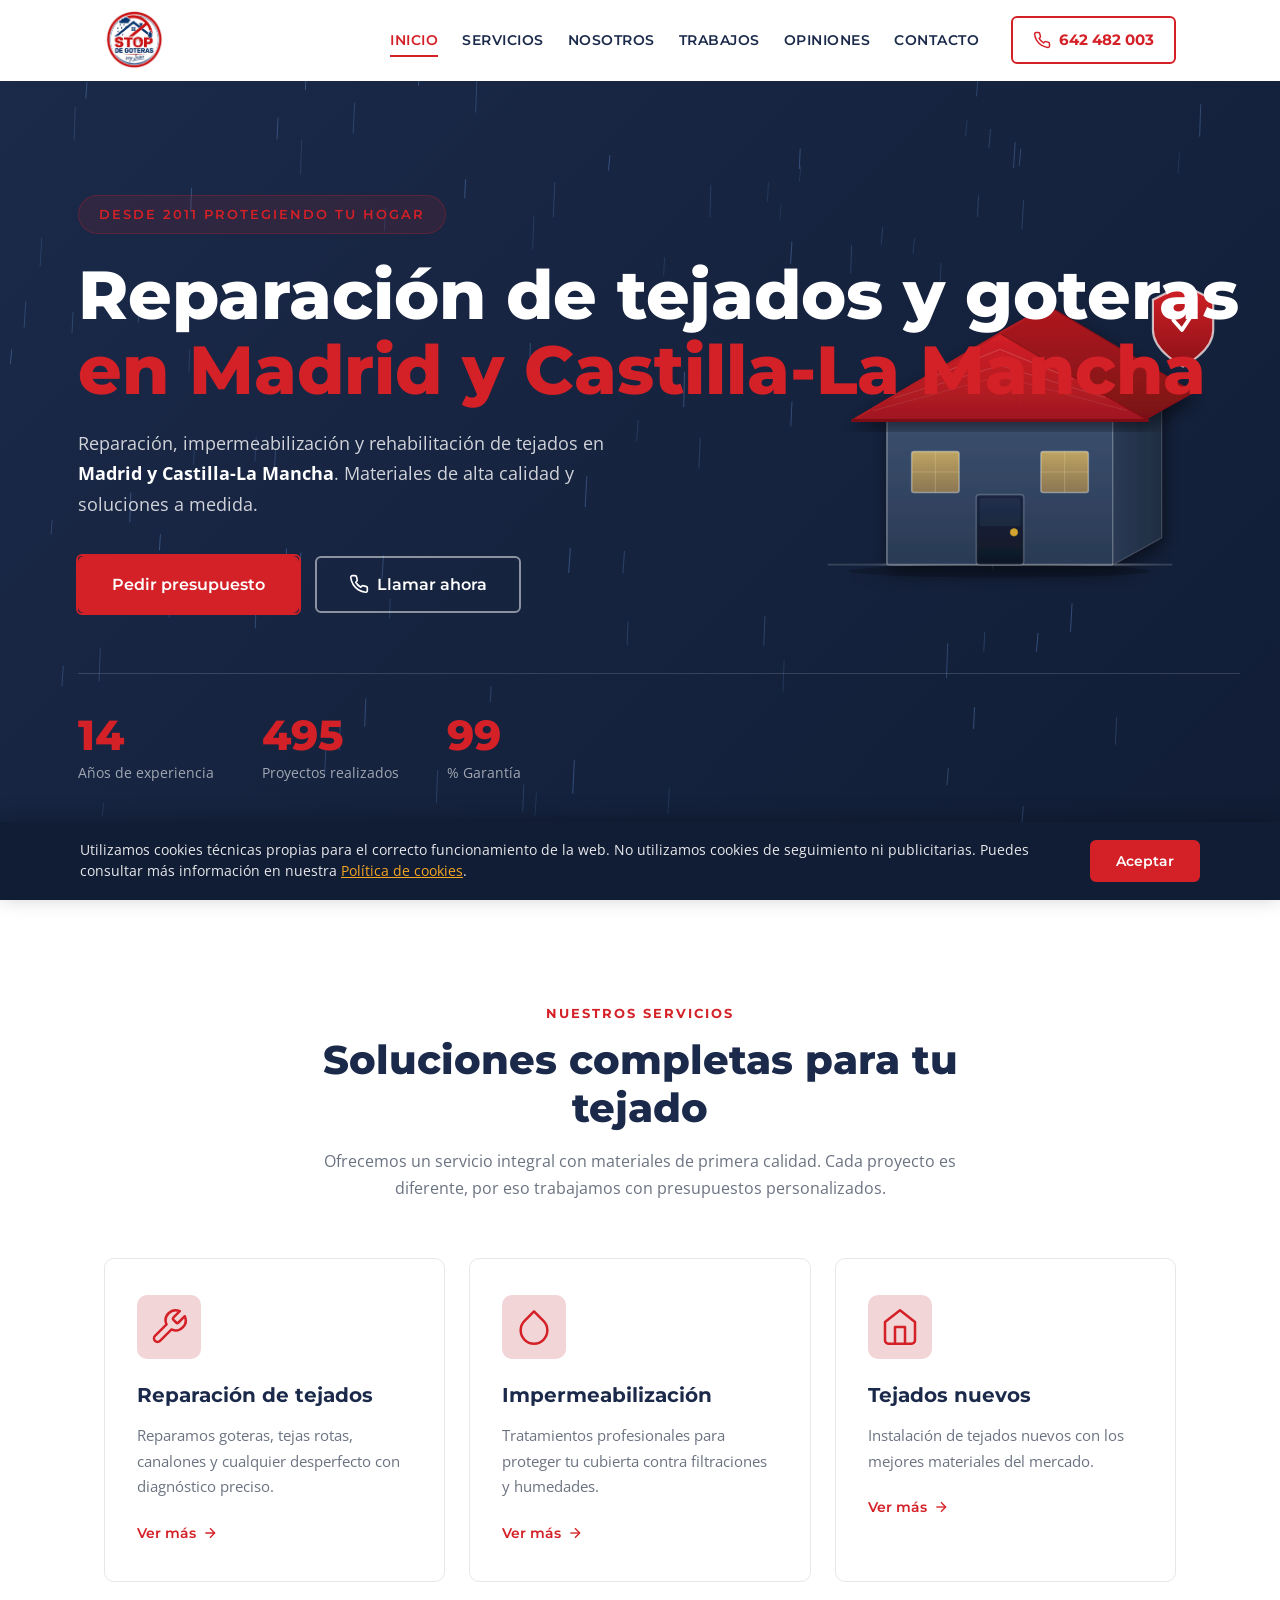
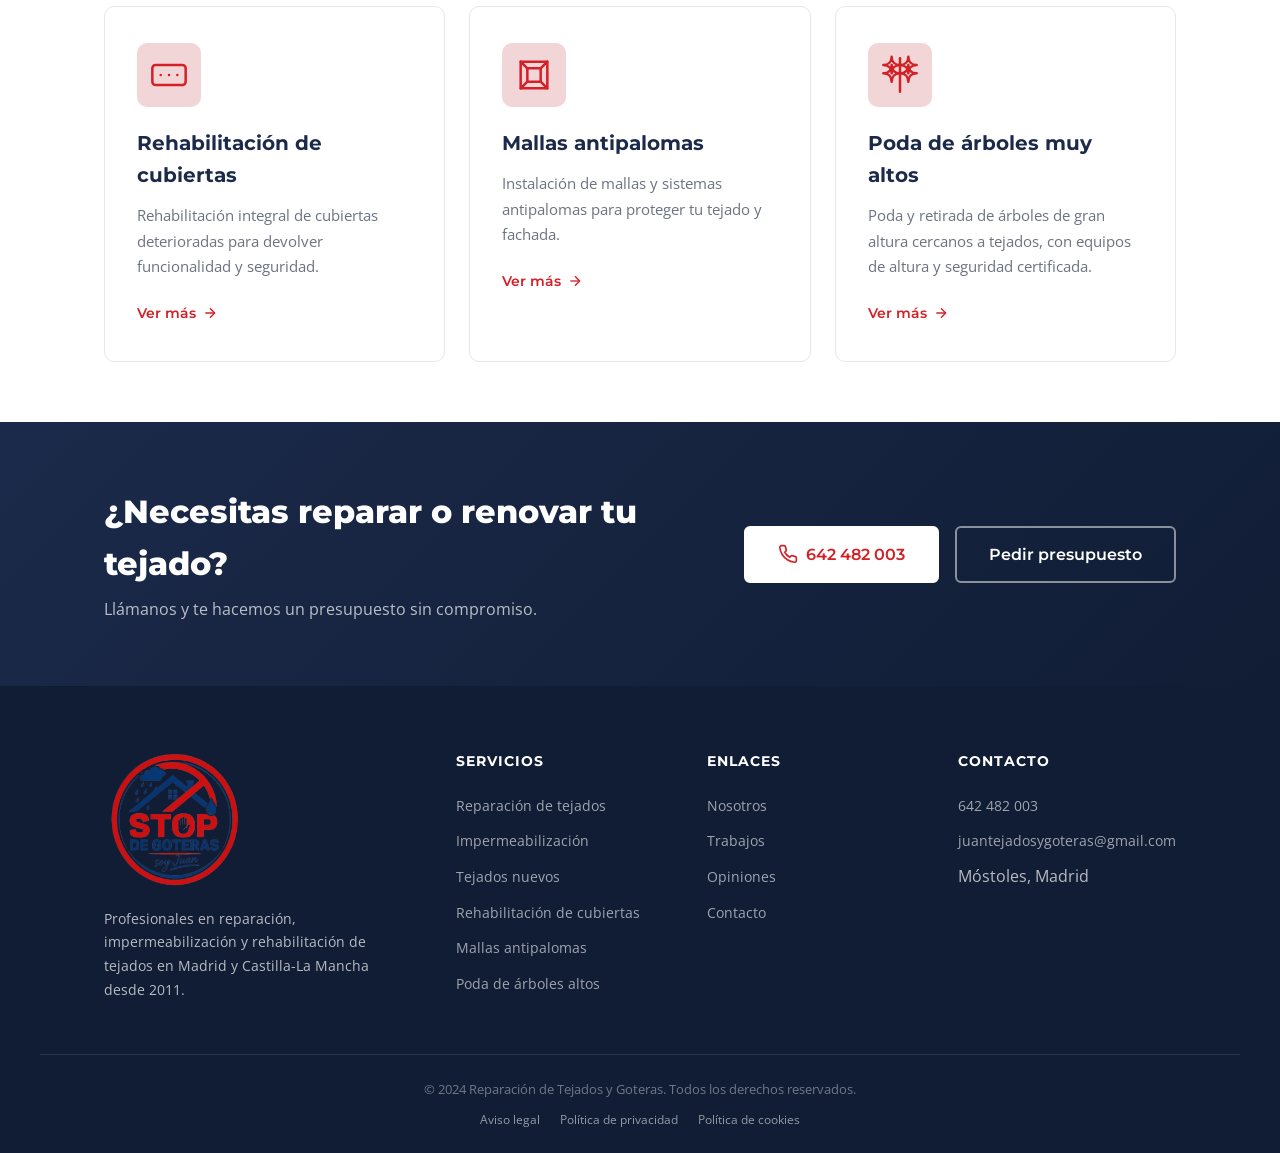
<file: index.html>
<!DOCTYPE html>
<html lang="es">
<head>
  <meta charset="UTF-8">
  <meta name="viewport" content="width=device-width, initial-scale=1.0">
  <title>Reparación de Tejados y Goteras en Madrid y Castilla-La Mancha | Juan</title>
  <meta name="description" content="Reparación de tejados y goteras en Madrid y Castilla-La Mancha. 15 años de experiencia en reparación de tejados, impermeabilización y rehabilitación de cubiertas. Presupuesto sin compromiso.">
  <link rel="canonical" href="https://tejadosjuan.com/">
  <meta property="og:type" content="website">
  <meta property="og:site_name" content="Reparación de Tejados y Goteras">
  <meta property="og:locale" content="es_ES">
  <meta property="og:url" content="https://tejadosjuan.com/">
  <meta property="og:title" content="Reparación de Tejados y Goteras en Madrid y Castilla-La Mancha | Juan">
  <meta property="og:description" content="15 años de experiencia en reparación, impermeabilización y rehabilitación de tejados en Madrid y Castilla-La Mancha. Presupuesto sin compromiso.">
  <meta property="og:image" content="https://tejadosjuan.com/assets/img/logo.png">
  <meta name="twitter:card" content="summary_large_image">
  <link rel="icon" type="image/x-icon" href="/favicon.ico">
  <link rel="icon" type="image/png" sizes="32x32" href="/favicon-32.png">
  <link rel="apple-touch-icon" href="assets/img/favicon.png">
  <link rel="preconnect" href="https://fonts.googleapis.com">
  <link rel="preconnect" href="https://fonts.gstatic.com" crossorigin>
  <link href="https://fonts.googleapis.com/css2?family=Montserrat:wght@400;500;600;700;800&family=Open+Sans:wght@400;500;600&display=swap" rel="stylesheet">
  <link rel="stylesheet" href="assets/css/styles.css">
</head>
<body>

  <!-- HEADER -->
  <header class="header" id="header">
    <div class="container header__inner">
      <a href="/" class="header__logo">
        <img src="assets/img/logo.png" alt="Reparación de Tejados y Goteras" class="header__logo-img">
      </a>
      <nav class="header__nav" id="nav" aria-label="Navegación principal">
        <ul class="header__menu">
          <li><a href="/" class="header__link active">Inicio</a></li>
          <li><a href="servicios" class="header__link">Servicios</a></li>
          <li><a href="nosotros" class="header__link">Nosotros</a></li>
          <li><a href="trabajos" class="header__link">Trabajos</a></li>
          <li><a href="opiniones" class="header__link">Opiniones</a></li>
          <li><a href="contacto" class="header__link">Contacto</a></li>
        </ul>
      </nav>
      <a href="tel:642482003" class="header__cta">
        <svg width="18" height="18" viewBox="0 0 24 24" fill="none" stroke="currentColor" stroke-width="2" stroke-linecap="round" stroke-linejoin="round"><path d="M22 16.92v3a2 2 0 0 1-2.18 2 19.79 19.79 0 0 1-8.63-3.07 19.5 19.5 0 0 1-6-6 19.79 19.79 0 0 1-3.07-8.67A2 2 0 0 1 4.11 2h3a2 2 0 0 1 2 1.72c.127.96.361 1.903.7 2.81a2 2 0 0 1-.45 2.11L8.09 9.91a16 16 0 0 0 6 6l1.27-1.27a2 2 0 0 1 2.11-.45c.907.339 1.85.573 2.81.7A2 2 0 0 1 22 16.92z"/></svg>
        642 482 003
      </a>
      <button class="header__burger" id="burger" aria-label="Abrir menú" aria-expanded="false">
        <span></span><span></span><span></span>
      </button>
    </div>
  </header>

  <!-- HERO -->
  <section class="hero" id="inicio">
    <canvas class="hero__rain" id="rainCanvas" aria-hidden="true"></canvas>
    <!-- ESCENA PREMIUM: Casa con lluvia → tejado → protección -->
    <div class="hero__scene" id="heroScene" aria-hidden="true">
      <svg class="hero__scene-svg" viewBox="0 0 520 440" preserveAspectRatio="xMidYMid meet">
        <defs>
          <linearGradient id="wallGrad" x1="0" y1="0" x2="0" y2="1">
            <stop offset="0%" stop-color="#3B4F6E"/>
            <stop offset="100%" stop-color="#2A3A54"/>
          </linearGradient>
          <linearGradient id="wallSideGrad" x1="0" y1="0" x2="1" y2="0">
            <stop offset="0%" stop-color="#2A3A54"/>
            <stop offset="100%" stop-color="#1F2D42"/>
          </linearGradient>
          <linearGradient id="roofGrad" x1="0" y1="0" x2="0" y2="1">
            <stop offset="0%" stop-color="#D42027"/>
            <stop offset="100%" stop-color="#A01820"/>
          </linearGradient>
          <linearGradient id="roofSideGrad" x1="0" y1="0" x2="0" y2="1">
            <stop offset="0%" stop-color="#B01A20"/>
            <stop offset="100%" stop-color="#7A1115"/>
          </linearGradient>
          <linearGradient id="windowGlow" x1="0" y1="0" x2="0" y2="1">
            <stop offset="0%" stop-color="rgba(140,200,255,0.25)"/>
            <stop offset="100%" stop-color="rgba(80,140,200,0.1)"/>
          </linearGradient>
          <linearGradient id="windowWarm" x1="0" y1="0" x2="0" y2="1">
            <stop offset="0%" stop-color="rgba(255,210,100,0.6)"/>
            <stop offset="100%" stop-color="rgba(255,180,60,0.3)"/>
          </linearGradient>
          <linearGradient id="shieldGrad" x1="0" y1="0" x2="0" y2="1">
            <stop offset="0%" stop-color="#D42027"/>
            <stop offset="100%" stop-color="#8B1117"/>
          </linearGradient>
          <linearGradient id="doorGrad" x1="0" y1="0" x2="0" y2="1">
            <stop offset="0%" stop-color="#1A2540"/>
            <stop offset="100%" stop-color="#0F1825"/>
          </linearGradient>
          <filter id="glow"><feGaussianBlur stdDeviation="4" result="b"/><feMerge><feMergeNode in="b"/><feMergeNode in="SourceGraphic"/></feMerge></filter>
          <filter id="bigGlow"><feGaussianBlur stdDeviation="10" result="b"/><feMerge><feMergeNode in="b"/><feMergeNode in="SourceGraphic"/></feMerge></filter>
          <filter id="softShadow"><feDropShadow dx="2" dy="6" stdDeviation="8" flood-color="rgba(0,0,0,0.5)"/></filter>
          <clipPath id="houseClip"><rect x="155" y="180" width="210" height="150"/></clipPath>
        </defs>

        <!-- ====== CASA (suelo + paredes + alerta) ====== -->
        <g class="scene__house" filter="url(#softShadow)">
          <!-- Suelo -->
          <line x1="100" y1="330" x2="420" y2="330" stroke="rgba(255,255,255,0.15)" stroke-width="1.5"/>
          <ellipse cx="260" cy="336" rx="140" ry="6" fill="rgba(0,0,0,0.2)"/>
          <!-- Pared frontal -->
          <rect x="155" y="195" width="210" height="135" rx="2" fill="url(#wallGrad)" stroke="rgba(255,255,255,0.3)" stroke-width="1.5"/>
          <!-- Pared lateral (profundidad) -->
          <polygon points="365,195 410,170 410,305 365,330" fill="url(#wallSideGrad)" stroke="rgba(255,255,255,0.15)" stroke-width="1"/>
          <!-- Ventana izquierda -->
          <rect class="scene__window" x="178" y="225" width="44" height="38" rx="2" fill="url(#windowGlow)" stroke="rgba(200,220,240,0.5)" stroke-width="1.5"/>
          <line x1="200" y1="225" x2="200" y2="263" stroke="rgba(200,220,240,0.3)" stroke-width="1"/>
          <line x1="178" y1="244" x2="222" y2="244" stroke="rgba(200,220,240,0.3)" stroke-width="1"/>
          <!-- Ventana derecha -->
          <rect class="scene__window" x="298" y="225" width="44" height="38" rx="2" fill="url(#windowGlow)" stroke="rgba(200,220,240,0.5)" stroke-width="1.5"/>
          <line x1="320" y1="225" x2="320" y2="263" stroke="rgba(200,220,240,0.3)" stroke-width="1"/>
          <line x1="298" y1="244" x2="342" y2="244" stroke="rgba(200,220,240,0.3)" stroke-width="1"/>
          <!-- Puerta -->
          <rect x="238" y="265" width="44" height="65" rx="3" fill="url(#doorGrad)" stroke="rgba(200,220,240,0.25)" stroke-width="1.5"/>
          <rect x="241" y="268" width="38" height="26" rx="2" fill="rgba(140,200,255,0.06)"/>
          <circle cx="273" cy="300" r="3.5" fill="#D4A530" stroke="#B8901F" stroke-width="0.5"/>
          <!-- Icono alerta -->
          <g class="scene__alert" filter="url(#glow)">
            <circle cx="260" cy="170" r="18" fill="rgba(212,32,39,0.7)" stroke="#D42027" stroke-width="2"/>
            <line x1="260" y1="160" x2="260" y2="173" stroke="#fff" stroke-width="3" stroke-linecap="round"/>
            <circle cx="260" cy="179" r="2" fill="#fff"/>
          </g>
        </g>

        <!-- ====== TEJADO (fase 2: baja desde 4s) ====== -->
        <g class="scene__roof" filter="url(#softShadow)">
          <!-- Tejado principal -->
          <polygon points="260,115 125,195 395,195" fill="url(#roofGrad)" stroke="#B01A20" stroke-width="2" stroke-linejoin="round"/>
          <!-- Lado derecho tejado (profundidad) -->
          <polygon points="395,195 440,170 305,90 260,115" fill="url(#roofSideGrad)" stroke="#8B1117" stroke-width="1"/>
          <!-- Tejas decorativas fila 1 -->
          <line x1="192" y1="158" x2="260" y2="130" stroke="rgba(255,255,255,0.2)" stroke-width="0.8"/>
          <line x1="260" y1="130" x2="328" y2="158" stroke="rgba(255,255,255,0.2)" stroke-width="0.8"/>
          <!-- Tejas fila 2 -->
          <line x1="162" y1="175" x2="260" y2="145" stroke="rgba(255,255,255,0.15)" stroke-width="0.8"/>
          <line x1="260" y1="145" x2="358" y2="175" stroke="rgba(255,255,255,0.15)" stroke-width="0.8"/>
          <!-- Tejas fila 3 -->
          <line x1="142" y1="187" x2="260" y2="155" stroke="rgba(255,255,255,0.1)" stroke-width="0.8"/>
          <line x1="260" y1="155" x2="378" y2="187" stroke="rgba(255,255,255,0.1)" stroke-width="0.8"/>
          <!-- Borde inferior -->
          <line x1="122" y1="196" x2="398" y2="196" stroke="#7A1115" stroke-width="3"/>
          <!-- Cumbrera -->
          <line x1="260" y1="115" x2="305" y2="90" stroke="#B01A20" stroke-width="2.5"/>
        </g>

        <!-- ====== SALPICADURAS EN TEJADO (fase 3) ====== -->
        <g class="scene__splashes">
          <circle class="roof-splash" cx="195" cy="160" r="2" fill="rgba(140,200,255,0.7)"/>
          <circle class="roof-splash" cx="230" cy="145" r="2" fill="rgba(140,200,255,0.6)"/>
          <circle class="roof-splash" cx="260" cy="132" r="2" fill="rgba(140,200,255,0.7)"/>
          <circle class="roof-splash" cx="295" cy="140" r="2" fill="rgba(140,200,255,0.6)"/>
          <circle class="roof-splash" cx="340" cy="158" r="2" fill="rgba(140,200,255,0.7)"/>
          <circle class="roof-splash" cx="360" cy="170" r="2" fill="rgba(140,200,255,0.5)"/>
        </g>

        <!-- ====== ESCUDO + CHECK (fase 3, arriba derecha) ====== -->
        <g class="scene__shield">
          <path d="M430,70 L458,84 L458,112 C458,132 430,146 430,146 C430,146 402,132 402,112 L402,84 Z"
                fill="url(#shieldGrad)" stroke="rgba(255,255,255,0.7)" stroke-width="2"/>
          <polyline points="421,103 429,112 441,94" fill="none" stroke="#fff" stroke-width="3.5" stroke-linecap="round" stroke-linejoin="round"/>
        </g>

        <!-- Ventanas brillan dorado cuando casa protegida (fase 3) -->
        <rect class="scene__window-glow" x="178" y="225" width="44" height="38" rx="2" fill="url(#windowWarm)"/>
        <rect class="scene__window-glow" x="298" y="225" width="44" height="38" rx="2" fill="url(#windowWarm)"/>

      </svg>
    </div>
    <div class="container hero__content">
      <span class="hero__badge">Desde 2011 protegiendo tu hogar</span>
      <h1 class="hero__title">
        <span class="hero__title-line hero__title-line--1">Reparación de tejados y goteras</span>
        <span class="hero__title-line hero__title-line--2">en Madrid y Castilla-La Mancha</span>
      </h1>
      <p class="hero__subtitle">Reparación, impermeabilización y rehabilitación de tejados en <strong>Madrid y Castilla-La Mancha</strong>. Materiales de alta calidad y soluciones a medida.</p>
      <div class="hero__actions">
        <a href="contacto" class="btn btn--primary btn--lg hero__cta-pulse">Pedir presupuesto</a>
        <a href="tel:642482003" class="btn btn--outline btn--lg">
          <svg width="20" height="20" viewBox="0 0 24 24" fill="none" stroke="currentColor" stroke-width="2" stroke-linecap="round" stroke-linejoin="round"><path d="M22 16.92v3a2 2 0 0 1-2.18 2 19.79 19.79 0 0 1-8.63-3.07 19.5 19.5 0 0 1-6-6 19.79 19.79 0 0 1-3.07-8.67A2 2 0 0 1 4.11 2h3a2 2 0 0 1 2 1.72c.127.96.361 1.903.7 2.81a2 2 0 0 1-.45 2.11L8.09 9.91a16 16 0 0 0 6 6l1.27-1.27a2 2 0 0 1 2.11-.45c.907.339 1.85.573 2.81.7A2 2 0 0 1 22 16.92z"/></svg>
          Llamar ahora
        </a>
      </div>
      <div class="hero__stats">
        <div class="hero__stat">
          <span class="hero__stat-number" data-count="15">0</span>
          <span class="hero__stat-label">Años de experiencia</span>
        </div>
        <div class="hero__stat">
          <span class="hero__stat-number" data-count="500">0</span>
          <span class="hero__stat-label">Proyectos realizados</span>
        </div>
        <div class="hero__stat">
          <span class="hero__stat-number" data-count="100">0</span>
          <span class="hero__stat-label">% Garantía</span>
        </div>
      </div>
    </div>
    <div class="hero__wave" aria-hidden="true">
      <svg viewBox="0 0 1440 120" preserveAspectRatio="none">
        <path d="M0,80 C360,120 720,40 1080,80 C1260,100 1380,60 1440,80 L1440,120 L0,120 Z" fill="#ffffff"/>
      </svg>
    </div>
  </section>

  <!-- RESUMEN SERVICIOS -->
  <section class="services" style="padding-bottom:60px;">
    <div class="container">
      <div class="section-header">
        <span class="section-header__tag">Nuestros servicios</span>
        <h2 class="section-header__title">Soluciones completas para tu tejado</h2>
        <p class="section-header__desc">Ofrecemos un servicio integral con materiales de primera calidad. Cada proyecto es diferente, por eso trabajamos con presupuestos personalizados.</p>
      </div>
      <div class="services__grid">
        <article class="service-card">
          <div class="service-card__icon">
            <svg width="40" height="40" viewBox="0 0 24 24" fill="none" stroke="currentColor" stroke-width="1.5" stroke-linecap="round" stroke-linejoin="round"><path d="M14.7 6.3a1 1 0 0 0 0 1.4l1.6 1.6a1 1 0 0 0 1.4 0l3.77-3.77a6 6 0 0 1-7.94 7.94l-6.91 6.91a2.12 2.12 0 0 1-3-3l6.91-6.91a6 6 0 0 1 7.94-7.94l-3.76 3.76z"/></svg>
          </div>
          <h3 class="service-card__title">Reparación de tejados</h3>
          <p class="service-card__desc">Reparamos goteras, tejas rotas, canalones y cualquier desperfecto con diagnóstico preciso.</p>
          <a href="servicios" class="service-card__link">Ver más <svg width="16" height="16" viewBox="0 0 24 24" fill="none" stroke="currentColor" stroke-width="2"><path d="M5 12h14"/><path d="m12 5 7 7-7 7"/></svg></a>
        </article>
        <article class="service-card">
          <div class="service-card__icon">
            <svg width="40" height="40" viewBox="0 0 24 24" fill="none" stroke="currentColor" stroke-width="1.5" stroke-linecap="round" stroke-linejoin="round"><path d="M12 2.69l5.66 5.66a8 8 0 1 1-11.31 0z"/></svg>
          </div>
          <h3 class="service-card__title">Impermeabilización</h3>
          <p class="service-card__desc">Tratamientos profesionales para proteger tu cubierta contra filtraciones y humedades.</p>
          <a href="servicios" class="service-card__link">Ver más <svg width="16" height="16" viewBox="0 0 24 24" fill="none" stroke="currentColor" stroke-width="2"><path d="M5 12h14"/><path d="m12 5 7 7-7 7"/></svg></a>
        </article>
        <article class="service-card">
          <div class="service-card__icon">
            <svg width="40" height="40" viewBox="0 0 24 24" fill="none" stroke="currentColor" stroke-width="1.5" stroke-linecap="round" stroke-linejoin="round"><path d="M3 9l9-7 9 7v11a2 2 0 0 1-2 2H5a2 2 0 0 1-2-2z"/><polyline points="9 22 9 12 15 12 15 22"/></svg>
          </div>
          <h3 class="service-card__title">Tejados nuevos</h3>
          <p class="service-card__desc">Instalación de tejados nuevos con los mejores materiales del mercado.</p>
          <a href="servicios" class="service-card__link">Ver más <svg width="16" height="16" viewBox="0 0 24 24" fill="none" stroke="currentColor" stroke-width="2"><path d="M5 12h14"/><path d="m12 5 7 7-7 7"/></svg></a>
        </article>
        <article class="service-card">
          <div class="service-card__icon">
            <svg width="40" height="40" viewBox="0 0 24 24" fill="none" stroke="currentColor" stroke-width="1.5" stroke-linecap="round" stroke-linejoin="round"><rect x="2" y="6" width="20" height="12" rx="2"/><path d="M12 12h.01"/><path d="M17 12h.01"/><path d="M7 12h.01"/></svg>
          </div>
          <h3 class="service-card__title">Rehabilitación de cubiertas</h3>
          <p class="service-card__desc">Rehabilitación integral de cubiertas deterioradas para devolver funcionalidad y seguridad.</p>
          <a href="servicios" class="service-card__link">Ver más <svg width="16" height="16" viewBox="0 0 24 24" fill="none" stroke="currentColor" stroke-width="2"><path d="M5 12h14"/><path d="m12 5 7 7-7 7"/></svg></a>
        </article>
        <article class="service-card">
          <div class="service-card__icon">
            <svg width="40" height="40" viewBox="0 0 24 24" fill="none" stroke="currentColor" stroke-width="1.5" stroke-linecap="round" stroke-linejoin="round"><path d="M4 4h16v16H4z"/><path d="M4 4l4 4"/><path d="M20 4l-4 4"/><path d="M4 20l4-4"/><path d="M20 20l-4-4"/><path d="M8 8h8v8H8z"/></svg>
          </div>
          <h3 class="service-card__title">Mallas antipalomas</h3>
          <p class="service-card__desc">Instalación de mallas y sistemas antipalomas para proteger tu tejado y fachada.</p>
          <a href="servicios" class="service-card__link">Ver más <svg width="16" height="16" viewBox="0 0 24 24" fill="none" stroke="currentColor" stroke-width="2"><path d="M5 12h14"/><path d="m12 5 7 7-7 7"/></svg></a>
        </article>
        <article class="service-card">
          <div class="service-card__icon">
            <svg width="40" height="40" viewBox="0 0 24 24" fill="none" stroke="currentColor" stroke-width="1.5" stroke-linecap="round" stroke-linejoin="round"><path d="M12 2v20"/><path d="M12 6c-3 0-5 2-5 5 0-3-2-5-5-5 3 0 5-2 5-5 0 3 2 5 5 5z"/><path d="M12 11c-3 0-5 2-5 5 0-3-2-5-5-5 3 0 5-2 5-5 0 3 2 5 5 5z"/><path d="M12 6c3 0 5 2 5 5 0-3 2-5 5-5-3 0-5-2-5-5 0 3-2 5-5 5z"/><path d="M12 11c3 0 5 2 5 5 0-3 2-5 5-5-3 0-5-2-5-5 0 3-2 5-5 5z"/></svg>
          </div>
          <h3 class="service-card__title">Poda de árboles muy altos</h3>
          <p class="service-card__desc">Poda y retirada de árboles de gran altura cercanos a tejados, con equipos de altura y seguridad certificada.</p>
          <a href="servicios" class="service-card__link">Ver más <svg width="16" height="16" viewBox="0 0 24 24" fill="none" stroke="currentColor" stroke-width="2"><path d="M5 12h14"/><path d="m12 5 7 7-7 7"/></svg></a>
        </article>
      </div>
    </div>
  </section>

  <!-- CTA -->
  <section class="cta-band">
    <div class="container cta-band__inner">
      <div class="cta-band__text">
        <h2 class="cta-band__title">¿Necesitas reparar o renovar tu tejado?</h2>
        <p class="cta-band__desc">Llámanos y te hacemos un presupuesto sin compromiso.</p>
      </div>
      <div class="cta-band__actions">
        <a href="tel:642482003" class="btn btn--white btn--lg">
          <svg width="20" height="20" viewBox="0 0 24 24" fill="none" stroke="currentColor" stroke-width="2" stroke-linecap="round" stroke-linejoin="round"><path d="M22 16.92v3a2 2 0 0 1-2.18 2 19.79 19.79 0 0 1-8.63-3.07 19.5 19.5 0 0 1-6-6 19.79 19.79 0 0 1-3.07-8.67A2 2 0 0 1 4.11 2h3a2 2 0 0 1 2 1.72c.127.96.361 1.903.7 2.81a2 2 0 0 1-.45 2.11L8.09 9.91a16 16 0 0 0 6 6l1.27-1.27a2 2 0 0 1 2.11-.45c.907.339 1.85.573 2.81.7A2 2 0 0 1 22 16.92z"/></svg>
          642 482 003
        </a>
        <a href="contacto" class="btn btn--outline-white btn--lg">Pedir presupuesto</a>
      </div>
    </div>
  </section>

  <!-- FOOTER -->
  <footer class="footer">
    <div class="container footer__inner">
      <div class="footer__brand">
        <img src="assets/img/logo.png" alt="Reparación de Tejados y Goteras" class="footer__logo" width="140">
        <p class="footer__desc">Profesionales en reparación, impermeabilización y rehabilitación de tejados en Madrid y Castilla-La Mancha desde 2011.</p>
      </div>
      <div class="footer__links">
        <h4 class="footer__heading">Servicios</h4>
        <ul>
          <li><a href="servicios">Reparación de tejados</a></li>
          <li><a href="servicios">Impermeabilización</a></li>
          <li><a href="servicios">Tejados nuevos</a></li>
          <li><a href="servicios">Rehabilitación de cubiertas</a></li>
          <li><a href="servicios">Mallas antipalomas</a></li>
          <li><a href="servicios">Poda de árboles altos</a></li>
        </ul>
      </div>
      <div class="footer__links">
        <h4 class="footer__heading">Enlaces</h4>
        <ul>
          <li><a href="nosotros">Nosotros</a></li>
          <li><a href="trabajos">Trabajos</a></li>
          <li><a href="opiniones">Opiniones</a></li>
          <li><a href="contacto">Contacto</a></li>
        </ul>
      </div>
      <div class="footer__links">
        <h4 class="footer__heading">Contacto</h4>
        <ul>
          <li><a href="tel:642482003">642 482 003</a></li>
          <li><a href="mailto:juantejadosygoteras@gmail.com">juantejadosygoteras@gmail.com</a></li>
          <li>Móstoles, Madrid</li>
        </ul>
      </div>
    </div>
    <div class="footer__bottom">
      <div class="container footer__bottom-inner">
        <p>&copy; 2024 Reparación de Tejados y Goteras. Todos los derechos reservados.</p>
        <ul class="footer__legal">
          <li><a href="aviso-legal">Aviso legal</a></li>
          <li><a href="privacidad">Política de privacidad</a></li>
          <li><a href="cookies">Política de cookies</a></li>
        </ul>
      </div>
    </div>
  </footer>

  <div class="cookie-banner" id="cookieBanner" hidden>
    <div class="cookie-banner__inner">
      <p class="cookie-banner__text">Utilizamos cookies técnicas propias para el correcto funcionamiento de la web. No utilizamos cookies de seguimiento ni publicitarias. Puedes consultar más información en nuestra <a href="cookies">Política de cookies</a>.</p>
      <div class="cookie-banner__actions">
        <button type="button" class="btn btn--primary" id="cookieAccept">Aceptar</button>
      </div>
    </div>
  </div>

  <script src="assets/js/main.js"></script>
</body>
</html>
</file>
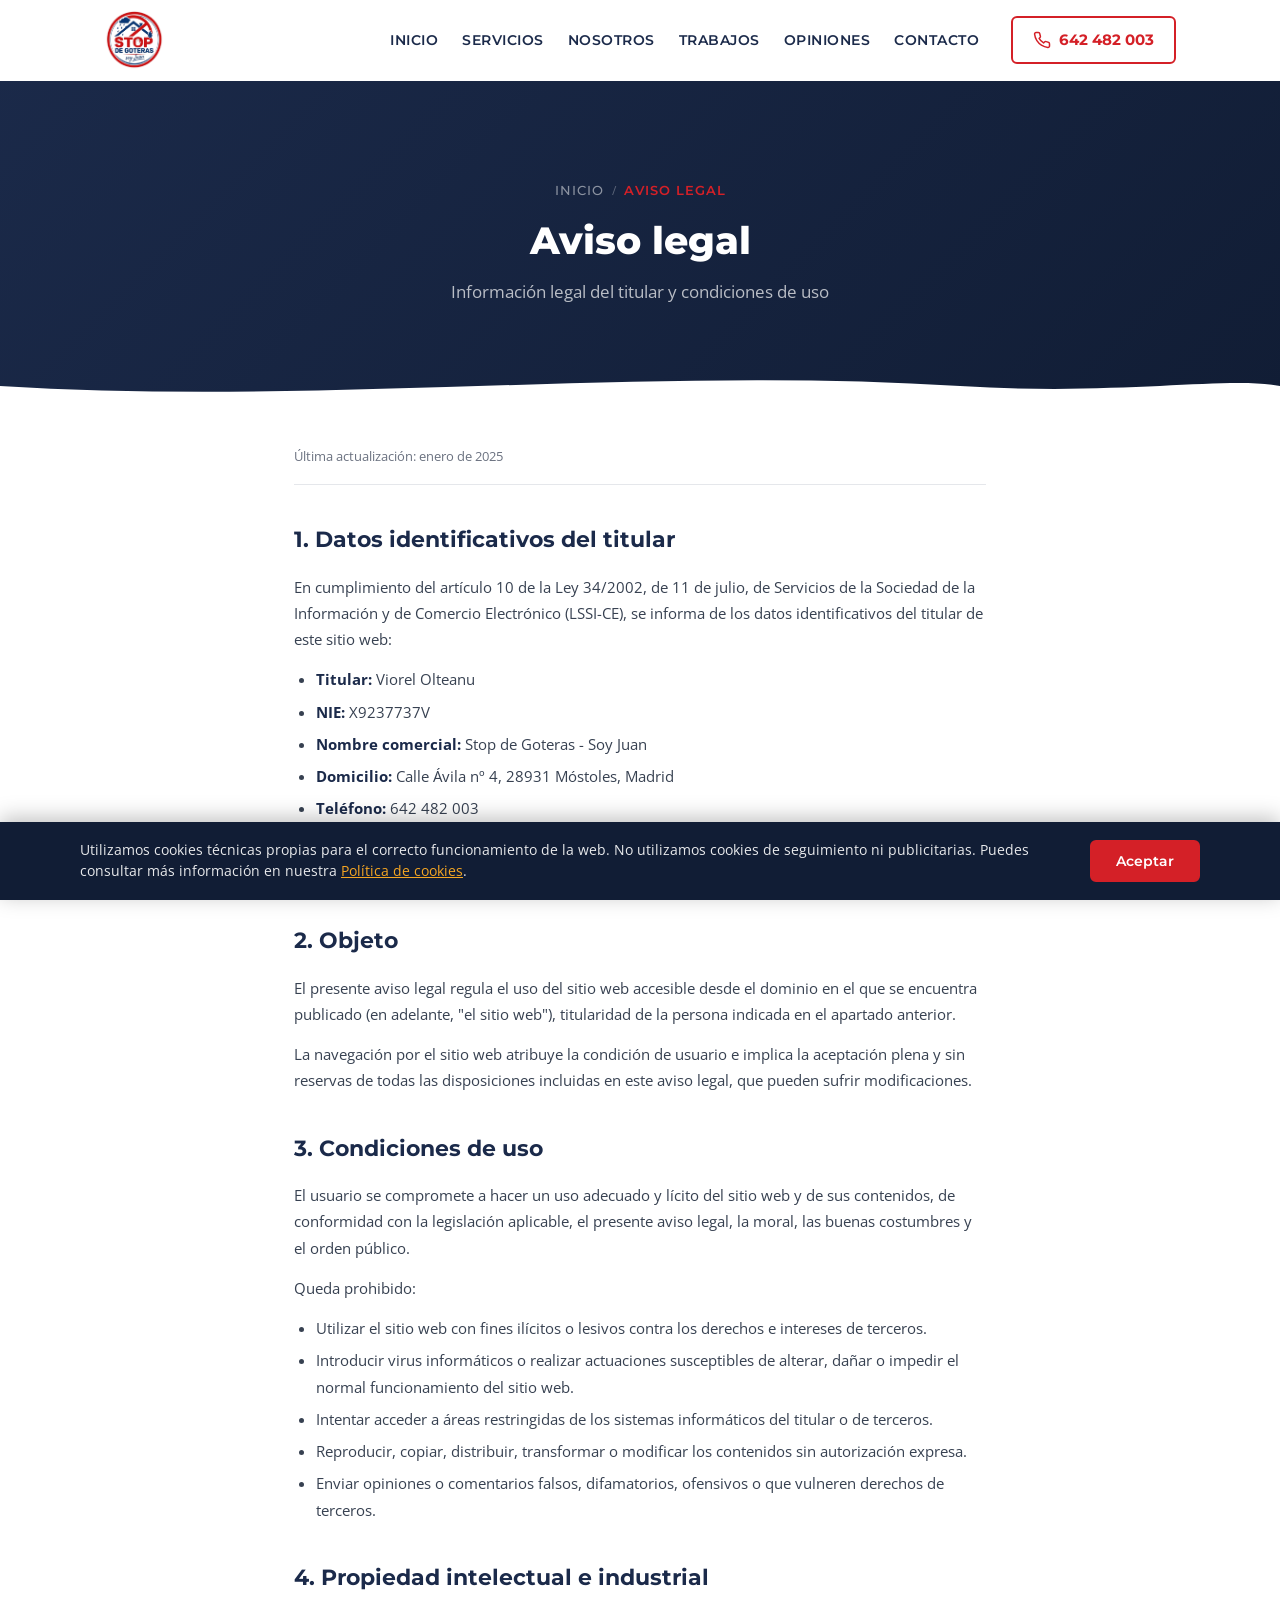
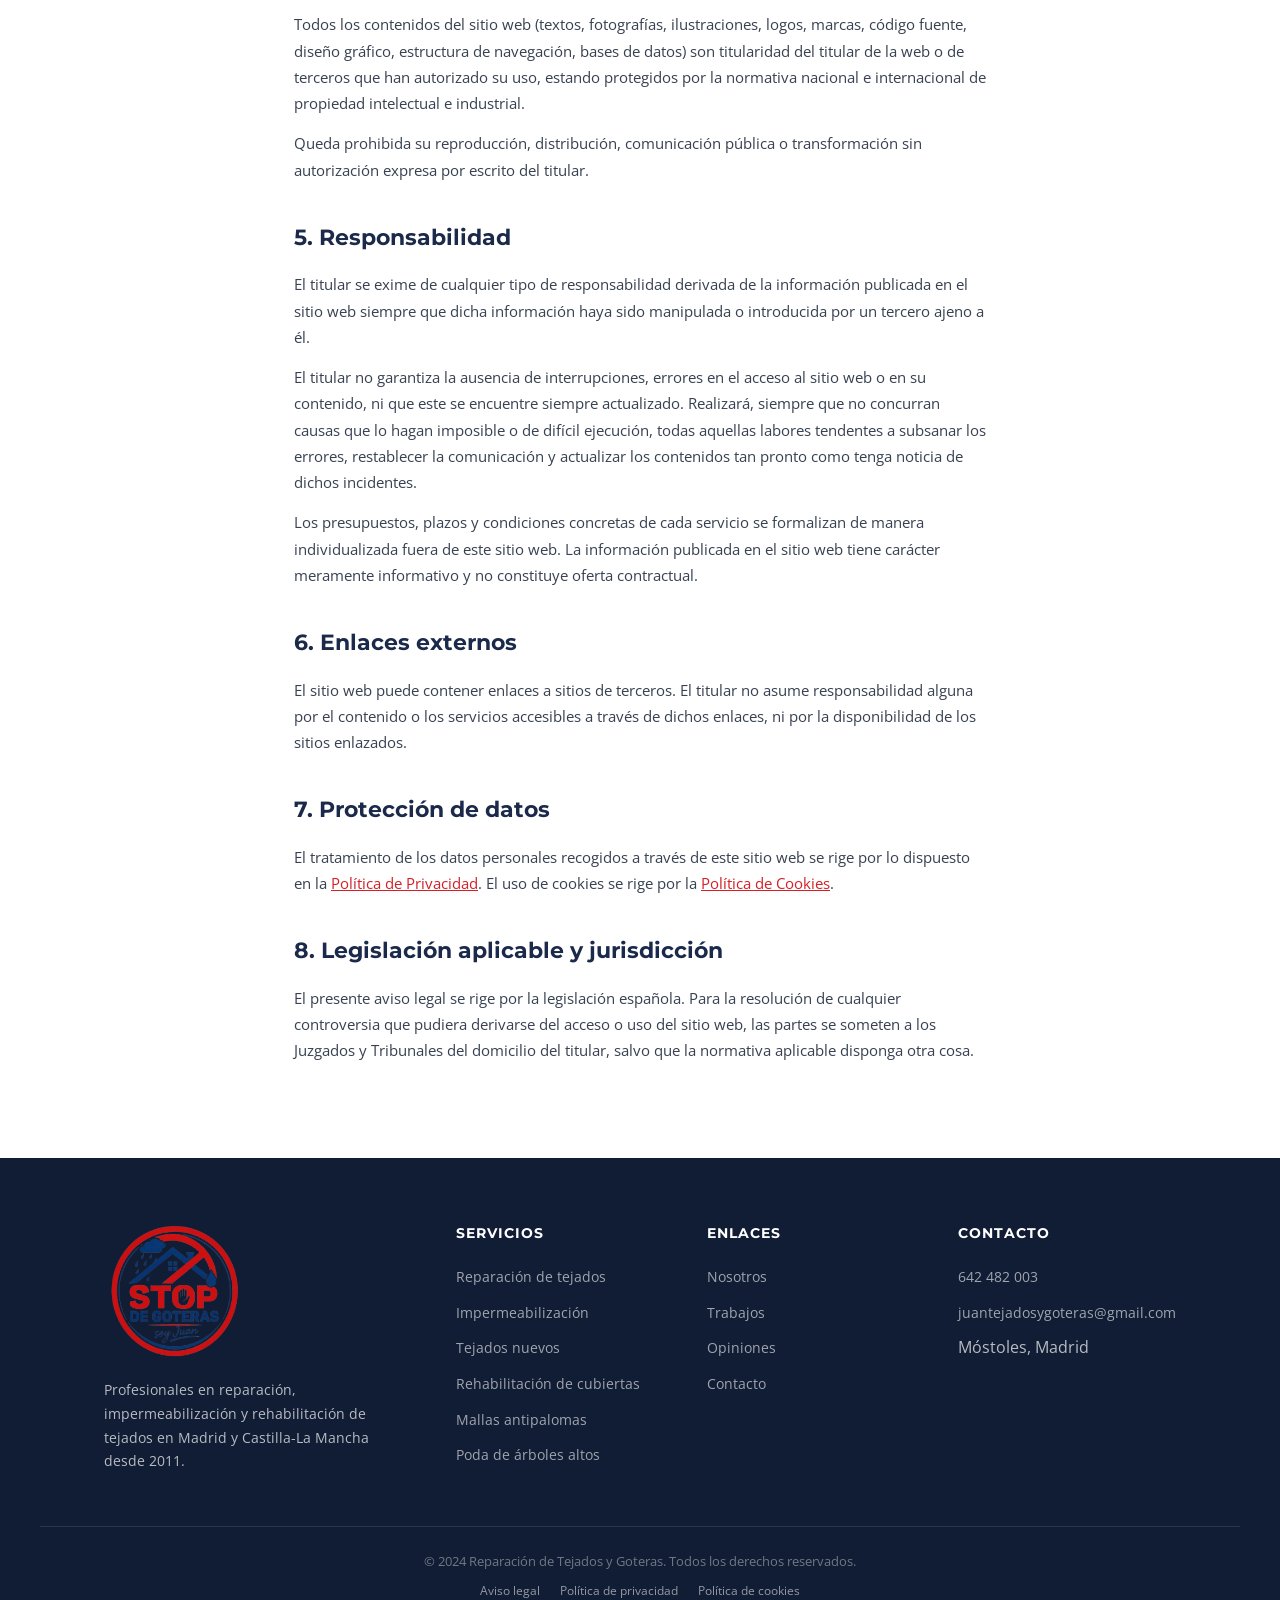
<file: aviso-legal.html>
<!DOCTYPE html>
<html lang="es">
<head>
  <meta charset="UTF-8">
  <meta name="viewport" content="width=device-width, initial-scale=1.0">
  <title>Reparación de Tejados y Goteras | Aviso legal</title>
  <meta name="description" content="Aviso legal de Reparación de Tejados y Goteras. Información sobre el titular del sitio web y condiciones de uso.">
  <meta name="robots" content="noindex">
  <link rel="icon" type="image/x-icon" href="/favicon.ico">
  <link rel="icon" type="image/png" sizes="32x32" href="/favicon-32.png">
  <link rel="apple-touch-icon" href="assets/img/favicon.png">
  <link rel="preconnect" href="https://fonts.googleapis.com">
  <link rel="preconnect" href="https://fonts.gstatic.com" crossorigin>
  <link href="https://fonts.googleapis.com/css2?family=Montserrat:wght@400;500;600;700;800&family=Open+Sans:wght@400;500;600&display=swap" rel="stylesheet">
  <link rel="stylesheet" href="assets/css/styles.css">
</head>
<body>

  <!-- HEADER -->
  <header class="header" id="header">
    <div class="container header__inner">
      <a href="/" class="header__logo">
        <img src="assets/img/logo.png" alt="Reparación de Tejados y Goteras" class="header__logo-img">
      </a>
      <nav class="header__nav" id="nav" aria-label="Navegación principal">
        <ul class="header__menu">
          <li><a href="/" class="header__link">Inicio</a></li>
          <li><a href="servicios" class="header__link">Servicios</a></li>
          <li><a href="nosotros" class="header__link">Nosotros</a></li>
          <li><a href="trabajos" class="header__link">Trabajos</a></li>
          <li><a href="opiniones" class="header__link">Opiniones</a></li>
          <li><a href="contacto" class="header__link">Contacto</a></li>
        </ul>
      </nav>
      <a href="tel:642482003" class="header__cta">
        <svg width="18" height="18" viewBox="0 0 24 24" fill="none" stroke="currentColor" stroke-width="2" stroke-linecap="round" stroke-linejoin="round"><path d="M22 16.92v3a2 2 0 0 1-2.18 2 19.79 19.79 0 0 1-8.63-3.07 19.5 19.5 0 0 1-6-6 19.79 19.79 0 0 1-3.07-8.67A2 2 0 0 1 4.11 2h3a2 2 0 0 1 2 1.72c.127.96.361 1.903.7 2.81a2 2 0 0 1-.45 2.11L8.09 9.91a16 16 0 0 0 6 6l1.27-1.27a2 2 0 0 1 2.11-.45c.907.339 1.85.573 2.81.7A2 2 0 0 1 22 16.92z"/></svg>
        642 482 003
      </a>
      <button class="header__burger" id="burger" aria-label="Abrir menú" aria-expanded="false">
        <span></span><span></span><span></span>
      </button>
    </div>
  </header>

  <!-- PAGE HERO -->
  <section class="page-hero">
    <div class="container" style="position:relative;z-index:2;">
      <nav class="breadcrumb">
        <a href="/">Inicio</a>
        <span class="breadcrumb__sep">/</span>
        <span class="breadcrumb__current">Aviso legal</span>
      </nav>
      <h1 class="page-hero__title">Aviso legal</h1>
      <p class="page-hero__subtitle">Información legal del titular y condiciones de uso</p>
    </div>
    <div class="page-hero__wave" aria-hidden="true">
      <svg viewBox="0 0 1440 120" preserveAspectRatio="none">
        <path d="M0,80 C360,120 720,40 1080,80 C1260,100 1380,60 1440,80 L1440,120 L0,120 Z" fill="#ffffff"/>
      </svg>
    </div>
  </section>

  <!-- CONTENIDO LEGAL -->
  <section class="legal">
    <div class="container legal__container">
      <p class="legal__updated">Última actualización: <time datetime="2025-01-01">enero de 2025</time></p>

      <h2>1. Datos identificativos del titular</h2>
      <p>En cumplimiento del artículo 10 de la Ley 34/2002, de 11 de julio, de Servicios de la Sociedad de la Información y de Comercio Electrónico (LSSI-CE), se informa de los datos identificativos del titular de este sitio web:</p>
      <ul>
        <li><strong>Titular:</strong> Viorel Olteanu</li>
        <li><strong>NIE:</strong> X9237737V</li>
        <li><strong>Nombre comercial:</strong> Stop de Goteras - Soy Juan</li>
        <li><strong>Domicilio:</strong> Calle Ávila nº 4, 28931 Móstoles, Madrid</li>
        <li><strong>Teléfono:</strong> 642 482 003</li>
        <li><strong>Correo electrónico:</strong> <a href="mailto:juantejadosygoteras@gmail.com">juantejadosygoteras@gmail.com</a></li>
        <li><strong>Actividad:</strong> Reparación, impermeabilización y rehabilitación de tejados y cubiertas</li>
      </ul>

      <h2>2. Objeto</h2>
      <p>El presente aviso legal regula el uso del sitio web accesible desde el dominio en el que se encuentra publicado (en adelante, "el sitio web"), titularidad de la persona indicada en el apartado anterior.</p>
      <p>La navegación por el sitio web atribuye la condición de usuario e implica la aceptación plena y sin reservas de todas las disposiciones incluidas en este aviso legal, que pueden sufrir modificaciones.</p>

      <h2>3. Condiciones de uso</h2>
      <p>El usuario se compromete a hacer un uso adecuado y lícito del sitio web y de sus contenidos, de conformidad con la legislación aplicable, el presente aviso legal, la moral, las buenas costumbres y el orden público.</p>
      <p>Queda prohibido:</p>
      <ul>
        <li>Utilizar el sitio web con fines ilícitos o lesivos contra los derechos e intereses de terceros.</li>
        <li>Introducir virus informáticos o realizar actuaciones susceptibles de alterar, dañar o impedir el normal funcionamiento del sitio web.</li>
        <li>Intentar acceder a áreas restringidas de los sistemas informáticos del titular o de terceros.</li>
        <li>Reproducir, copiar, distribuir, transformar o modificar los contenidos sin autorización expresa.</li>
        <li>Enviar opiniones o comentarios falsos, difamatorios, ofensivos o que vulneren derechos de terceros.</li>
      </ul>

      <h2>4. Propiedad intelectual e industrial</h2>
      <p>Todos los contenidos del sitio web (textos, fotografías, ilustraciones, logos, marcas, código fuente, diseño gráfico, estructura de navegación, bases de datos) son titularidad del titular de la web o de terceros que han autorizado su uso, estando protegidos por la normativa nacional e internacional de propiedad intelectual e industrial.</p>
      <p>Queda prohibida su reproducción, distribución, comunicación pública o transformación sin autorización expresa por escrito del titular.</p>

      <h2>5. Responsabilidad</h2>
      <p>El titular se exime de cualquier tipo de responsabilidad derivada de la información publicada en el sitio web siempre que dicha información haya sido manipulada o introducida por un tercero ajeno a él.</p>
      <p>El titular no garantiza la ausencia de interrupciones, errores en el acceso al sitio web o en su contenido, ni que este se encuentre siempre actualizado. Realizará, siempre que no concurran causas que lo hagan imposible o de difícil ejecución, todas aquellas labores tendentes a subsanar los errores, restablecer la comunicación y actualizar los contenidos tan pronto como tenga noticia de dichos incidentes.</p>
      <p>Los presupuestos, plazos y condiciones concretas de cada servicio se formalizan de manera individualizada fuera de este sitio web. La información publicada en el sitio web tiene carácter meramente informativo y no constituye oferta contractual.</p>

      <h2>6. Enlaces externos</h2>
      <p>El sitio web puede contener enlaces a sitios de terceros. El titular no asume responsabilidad alguna por el contenido o los servicios accesibles a través de dichos enlaces, ni por la disponibilidad de los sitios enlazados.</p>

      <h2>7. Protección de datos</h2>
      <p>El tratamiento de los datos personales recogidos a través de este sitio web se rige por lo dispuesto en la <a href="privacidad">Política de Privacidad</a>. El uso de cookies se rige por la <a href="cookies">Política de Cookies</a>.</p>

      <h2>8. Legislación aplicable y jurisdicción</h2>
      <p>El presente aviso legal se rige por la legislación española. Para la resolución de cualquier controversia que pudiera derivarse del acceso o uso del sitio web, las partes se someten a los Juzgados y Tribunales del domicilio del titular, salvo que la normativa aplicable disponga otra cosa.</p>
    </div>
  </section>

  <!-- FOOTER -->
  <footer class="footer">
    <div class="container footer__inner">
      <div class="footer__brand">
        <img src="assets/img/logo.png" alt="Reparación de Tejados y Goteras" class="footer__logo" width="140">
        <p class="footer__desc">Profesionales en reparación, impermeabilización y rehabilitación de tejados en Madrid y Castilla-La Mancha desde 2011.</p>
      </div>
      <div class="footer__links">
        <h4 class="footer__heading">Servicios</h4>
        <ul>
          <li><a href="servicios">Reparación de tejados</a></li>
          <li><a href="servicios">Impermeabilización</a></li>
          <li><a href="servicios">Tejados nuevos</a></li>
          <li><a href="servicios">Rehabilitación de cubiertas</a></li>
          <li><a href="servicios">Mallas antipalomas</a></li>
          <li><a href="servicios">Poda de árboles altos</a></li>
        </ul>
      </div>
      <div class="footer__links">
        <h4 class="footer__heading">Enlaces</h4>
        <ul>
          <li><a href="nosotros">Nosotros</a></li>
          <li><a href="trabajos">Trabajos</a></li>
          <li><a href="opiniones">Opiniones</a></li>
          <li><a href="contacto">Contacto</a></li>
        </ul>
      </div>
      <div class="footer__links">
        <h4 class="footer__heading">Contacto</h4>
        <ul>
          <li><a href="tel:642482003">642 482 003</a></li>
          <li><a href="mailto:juantejadosygoteras@gmail.com">juantejadosygoteras@gmail.com</a></li>
          <li>Móstoles, Madrid</li>
        </ul>
      </div>
    </div>
    <div class="footer__bottom">
      <div class="container footer__bottom-inner">
        <p>&copy; 2024 Reparación de Tejados y Goteras. Todos los derechos reservados.</p>
        <ul class="footer__legal">
          <li><a href="aviso-legal">Aviso legal</a></li>
          <li><a href="privacidad">Política de privacidad</a></li>
          <li><a href="cookies">Política de cookies</a></li>
        </ul>
      </div>
    </div>
  </footer>

  <div class="cookie-banner" id="cookieBanner" hidden>
    <div class="cookie-banner__inner">
      <p class="cookie-banner__text">Utilizamos cookies técnicas propias para el correcto funcionamiento de la web. No utilizamos cookies de seguimiento ni publicitarias. Puedes consultar más información en nuestra <a href="cookies">Política de cookies</a>.</p>
      <div class="cookie-banner__actions">
        <button type="button" class="btn btn--primary" id="cookieAccept">Aceptar</button>
      </div>
    </div>
  </div>

  <script src="assets/js/main.js"></script>
</body>
</html>
</file>
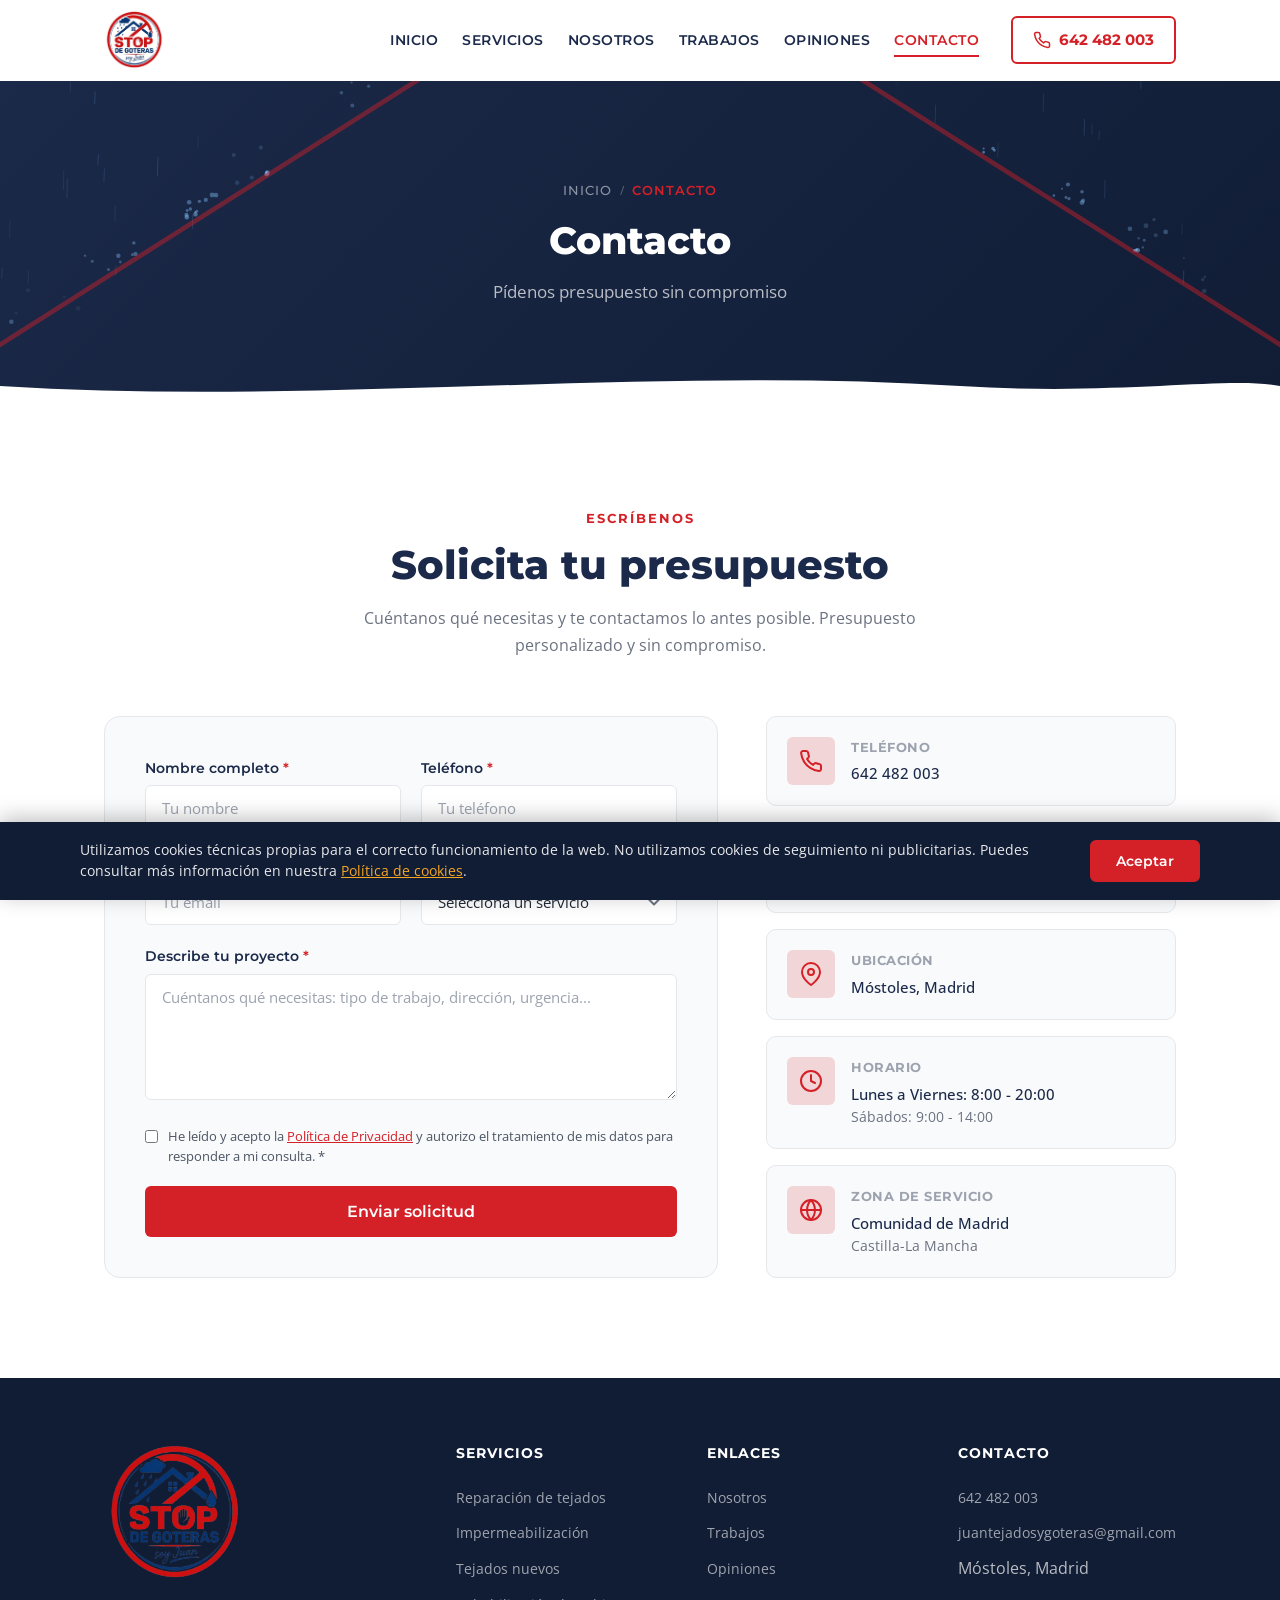
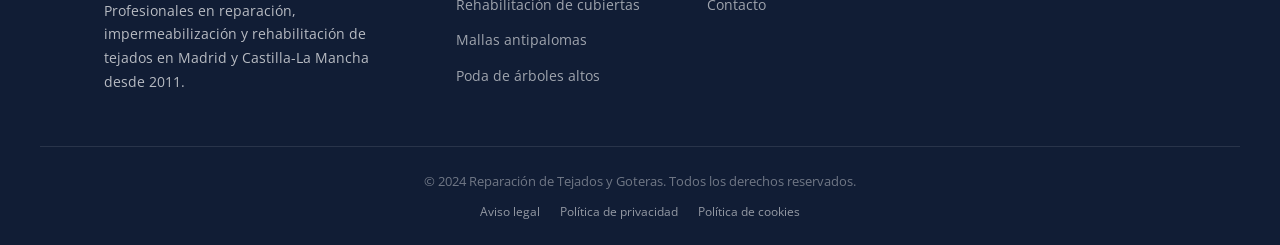
<file: contacto.html>
<!DOCTYPE html>
<html lang="es">
<head>
  <meta charset="UTF-8">
  <meta name="viewport" content="width=device-width, initial-scale=1.0">
  <title>Reparación de Tejados y Goteras | Contacto y presupuesto</title>
  <meta name="description" content="Contacta con Reparación de Tejados y Goteras. Pide tu presupuesto sin compromiso para reparación de tejados en Madrid y Castilla-La Mancha. Tel: 642 482 003.">
  <link rel="canonical" href="https://tejadosjuan.com/contacto">
  <meta property="og:type" content="website">
  <meta property="og:site_name" content="Reparación de Tejados y Goteras">
  <meta property="og:locale" content="es_ES">
  <meta property="og:url" content="https://tejadosjuan.com/contacto">
  <meta property="og:title" content="Reparación de Tejados y Goteras | Contacto y presupuesto">
  <meta property="og:description" content="Pide tu presupuesto sin compromiso. Tel: 642 482 003. Madrid y Castilla-La Mancha.">
  <meta property="og:image" content="https://tejadosjuan.com/assets/img/logo.png">
  <meta name="twitter:card" content="summary_large_image">
  <link rel="icon" type="image/x-icon" href="/favicon.ico">
  <link rel="icon" type="image/png" sizes="32x32" href="/favicon-32.png">
  <link rel="apple-touch-icon" href="assets/img/favicon.png">
  <link rel="preconnect" href="https://fonts.googleapis.com">
  <link rel="preconnect" href="https://fonts.gstatic.com" crossorigin>
  <link href="https://fonts.googleapis.com/css2?family=Montserrat:wght@400;500;600;700;800&family=Open+Sans:wght@400;500;600&display=swap" rel="stylesheet">
  <link rel="stylesheet" href="assets/css/styles.css">
</head>
<body>

  <!-- HEADER -->
  <header class="header" id="header">
    <div class="container header__inner">
      <a href="/" class="header__logo">
        <img src="assets/img/logo.png" alt="Reparación de Tejados y Goteras" class="header__logo-img">
      </a>
      <nav class="header__nav" id="nav" aria-label="Navegación principal">
        <ul class="header__menu">
          <li><a href="/" class="header__link">Inicio</a></li>
          <li><a href="servicios" class="header__link">Servicios</a></li>
          <li><a href="nosotros" class="header__link">Nosotros</a></li>
          <li><a href="trabajos" class="header__link">Trabajos</a></li>
          <li><a href="opiniones" class="header__link">Opiniones</a></li>
          <li><a href="contacto" class="header__link active">Contacto</a></li>
        </ul>
      </nav>
      <a href="tel:642482003" class="header__cta">
        <svg width="18" height="18" viewBox="0 0 24 24" fill="none" stroke="currentColor" stroke-width="2" stroke-linecap="round" stroke-linejoin="round"><path d="M22 16.92v3a2 2 0 0 1-2.18 2 19.79 19.79 0 0 1-8.63-3.07 19.5 19.5 0 0 1-6-6 19.79 19.79 0 0 1-3.07-8.67A2 2 0 0 1 4.11 2h3a2 2 0 0 1 2 1.72c.127.96.361 1.903.7 2.81a2 2 0 0 1-.45 2.11L8.09 9.91a16 16 0 0 0 6 6l1.27-1.27a2 2 0 0 1 2.11-.45c.907.339 1.85.573 2.81.7A2 2 0 0 1 22 16.92z"/></svg>
        642 482 003
      </a>
      <button class="header__burger" id="burger" aria-label="Abrir menú" aria-expanded="false">
        <span></span><span></span><span></span>
      </button>
    </div>
  </header>

  <!-- PAGE HERO -->
  <section class="page-hero">
    <canvas class="hero__rain" id="rainCanvas" aria-hidden="true"></canvas>
    <div class="page-hero__roof" id="pageRoof" aria-hidden="true">
      <svg viewBox="0 0 100 100" preserveAspectRatio="none">
        <polyline points="-5,95 50,-15 105,95" fill="none" stroke="rgba(212,32,39,0.45)" stroke-width="0.6" stroke-linejoin="round"/>
      </svg>
    </div>
    <div class="container" style="position:relative;z-index:2;">
      <nav class="breadcrumb">
        <a href="/">Inicio</a>
        <span class="breadcrumb__sep">/</span>
        <span class="breadcrumb__current">Contacto</span>
      </nav>
      <h1 class="page-hero__title">Contacto</h1>
      <p class="page-hero__subtitle">Pídenos presupuesto sin compromiso</p>
    </div>
    <div class="page-hero__wave" aria-hidden="true">
      <svg viewBox="0 0 1440 120" preserveAspectRatio="none">
        <path d="M0,80 C360,120 720,40 1080,80 C1260,100 1380,60 1440,80 L1440,120 L0,120 Z" fill="#ffffff"/>
      </svg>
    </div>
  </section>

  <!-- CONTACTO -->
  <section class="contact">
    <div class="container">
      <div class="section-header">
        <span class="section-header__tag">Escríbenos</span>
        <h2 class="section-header__title">Solicita tu presupuesto</h2>
        <p class="section-header__desc">Cuéntanos qué necesitas y te contactamos lo antes posible. Presupuesto personalizado y sin compromiso.</p>
      </div>
      <div class="contact__grid">
        <form class="contact__form" id="contactForm" action="https://formsubmit.co/juantejadosygoteras@gmail.com" method="POST">
          <input type="hidden" name="_subject" value="Nuevo presupuesto - Reparación de Tejados y Goteras Web">
          <input type="hidden" name="_captcha" value="false">
          <input type="hidden" name="_next" value="#">
          <input type="text" name="_honey" style="display:none">
          <div class="form-group">
            <label for="nombre" class="form-label">Nombre completo <span aria-hidden="true">*</span></label>
            <input type="text" id="nombre" name="nombre" class="form-input" required placeholder="Tu nombre">
          </div>
          <div class="form-group">
            <label for="telefono" class="form-label">Teléfono <span aria-hidden="true">*</span></label>
            <input type="tel" id="telefono" name="telefono" class="form-input" required placeholder="Tu teléfono">
          </div>
          <div class="form-group">
            <label for="email" class="form-label">Email</label>
            <input type="email" id="email" name="email" class="form-input" placeholder="Tu email">
          </div>
          <div class="form-group">
            <label for="servicio" class="form-label">Servicio que necesitas</label>
            <select id="servicio" name="servicio" class="form-input">
              <option value="">Selecciona un servicio</option>
              <option value="reparacion">Reparación de tejados</option>
              <option value="impermeabilizacion">Impermeabilización</option>
              <option value="tejado-nuevo">Tejado nuevo</option>
              <option value="rehabilitacion">Rehabilitación de cubiertas</option>
              <option value="mallas">Mallas antipalomas</option>
              <option value="poda">Poda de árboles altos</option>
              <option value="otro">Otro</option>
            </select>
          </div>
          <div class="form-group form-group--full">
            <label for="mensaje" class="form-label">Describe tu proyecto <span aria-hidden="true">*</span></label>
            <textarea id="mensaje" name="mensaje" class="form-input form-input--textarea" required rows="5" placeholder="Cuéntanos qué necesitas: tipo de trabajo, dirección, urgencia..."></textarea>
          </div>
          <div class="form-group form-group--full">
            <label class="review-form__consent">
              <input type="checkbox" name="consentimiento" required>
              <span>He leído y acepto la <a href="privacidad" target="_blank" rel="noopener">Política de Privacidad</a> y autorizo el tratamiento de mis datos para responder a mi consulta. <span aria-hidden="true">*</span></span>
            </label>
          </div>
          <button type="submit" class="btn btn--primary btn--lg form-submit">Enviar solicitud</button>
        </form>
        <div class="contact__info">
          <div class="contact__info-card">
            <div class="contact__info-icon">
              <svg width="24" height="24" viewBox="0 0 24 24" fill="none" stroke="currentColor" stroke-width="2" stroke-linecap="round" stroke-linejoin="round"><path d="M22 16.92v3a2 2 0 0 1-2.18 2 19.79 19.79 0 0 1-8.63-3.07 19.5 19.5 0 0 1-6-6 19.79 19.79 0 0 1-3.07-8.67A2 2 0 0 1 4.11 2h3a2 2 0 0 1 2 1.72c.127.96.361 1.903.7 2.81a2 2 0 0 1-.45 2.11L8.09 9.91a16 16 0 0 0 6 6l1.27-1.27a2 2 0 0 1 2.11-.45c.907.339 1.85.573 2.81.7A2 2 0 0 1 22 16.92z"/></svg>
            </div>
            <div>
              <h4 class="contact__info-title">Teléfono</h4>
              <a href="tel:642482003" class="contact__info-value">642 482 003</a>
            </div>
          </div>
          <div class="contact__info-card">
            <div class="contact__info-icon">
              <svg width="24" height="24" viewBox="0 0 24 24" fill="none" stroke="currentColor" stroke-width="2" stroke-linecap="round" stroke-linejoin="round"><path d="M4 4h16c1.1 0 2 .9 2 2v12c0 1.1-.9 2-2 2H4c-1.1 0-2-.9-2-2V6c0-1.1.9-2 2-2z"/><polyline points="22,6 12,13 2,6"/></svg>
            </div>
            <div>
              <h4 class="contact__info-title">Email</h4>
              <a href="mailto:juantejadosygoteras@gmail.com" class="contact__info-value">juantejadosygoteras@gmail.com</a>
            </div>
          </div>
          <div class="contact__info-card">
            <div class="contact__info-icon">
              <svg width="24" height="24" viewBox="0 0 24 24" fill="none" stroke="currentColor" stroke-width="2" stroke-linecap="round" stroke-linejoin="round"><path d="M21 10c0 7-9 13-9 13s-9-6-9-13a9 9 0 0 1 18 0z"/><circle cx="12" cy="10" r="3"/></svg>
            </div>
            <div>
              <h4 class="contact__info-title">Ubicación</h4>
              <span class="contact__info-value">Móstoles, Madrid</span>
            </div>
          </div>
          <div class="contact__info-card">
            <div class="contact__info-icon">
              <svg width="24" height="24" viewBox="0 0 24 24" fill="none" stroke="currentColor" stroke-width="2" stroke-linecap="round" stroke-linejoin="round"><circle cx="12" cy="12" r="10"/><polyline points="12 6 12 12 16 14"/></svg>
            </div>
            <div>
              <h4 class="contact__info-title">Horario</h4>
              <span class="contact__info-value">Lunes a Viernes: 8:00 - 20:00</span>
              <span class="contact__info-value contact__info-value--sub">Sábados: 9:00 - 14:00</span>
            </div>
          </div>
          <div class="contact__info-card">
            <div class="contact__info-icon">
              <svg width="24" height="24" viewBox="0 0 24 24" fill="none" stroke="currentColor" stroke-width="2" stroke-linecap="round" stroke-linejoin="round"><circle cx="12" cy="12" r="10"/><line x1="2" y1="12" x2="22" y2="12"/><path d="M12 2a15.3 15.3 0 0 1 4 10 15.3 15.3 0 0 1-4 10 15.3 15.3 0 0 1-4-10 15.3 15.3 0 0 1 4-10z"/></svg>
            </div>
            <div>
              <h4 class="contact__info-title">Zona de servicio</h4>
              <span class="contact__info-value">Comunidad de Madrid</span>
              <span class="contact__info-value contact__info-value--sub">Castilla-La Mancha</span>
            </div>
          </div>
        </div>
      </div>
    </div>
  </section>

  <!-- FOOTER -->
  <footer class="footer">
    <div class="container footer__inner">
      <div class="footer__brand">
        <img src="assets/img/logo.png" alt="Reparación de Tejados y Goteras" class="footer__logo" width="140">
        <p class="footer__desc">Profesionales en reparación, impermeabilización y rehabilitación de tejados en Madrid y Castilla-La Mancha desde 2011.</p>
      </div>
      <div class="footer__links">
        <h4 class="footer__heading">Servicios</h4>
        <ul>
          <li><a href="servicios">Reparación de tejados</a></li>
          <li><a href="servicios">Impermeabilización</a></li>
          <li><a href="servicios">Tejados nuevos</a></li>
          <li><a href="servicios">Rehabilitación de cubiertas</a></li>
          <li><a href="servicios">Mallas antipalomas</a></li>
          <li><a href="servicios">Poda de árboles altos</a></li>
        </ul>
      </div>
      <div class="footer__links">
        <h4 class="footer__heading">Enlaces</h4>
        <ul>
          <li><a href="nosotros">Nosotros</a></li>
          <li><a href="trabajos">Trabajos</a></li>
          <li><a href="opiniones">Opiniones</a></li>
          <li><a href="contacto">Contacto</a></li>
        </ul>
      </div>
      <div class="footer__links">
        <h4 class="footer__heading">Contacto</h4>
        <ul>
          <li><a href="tel:642482003">642 482 003</a></li>
          <li><a href="mailto:juantejadosygoteras@gmail.com">juantejadosygoteras@gmail.com</a></li>
          <li>Móstoles, Madrid</li>
        </ul>
      </div>
    </div>
    <div class="footer__bottom">
      <div class="container footer__bottom-inner">
        <p>&copy; 2024 Reparación de Tejados y Goteras. Todos los derechos reservados.</p>
        <ul class="footer__legal">
          <li><a href="aviso-legal">Aviso legal</a></li>
          <li><a href="privacidad">Política de privacidad</a></li>
          <li><a href="cookies">Política de cookies</a></li>
        </ul>
      </div>
    </div>
  </footer>

  <div class="cookie-banner" id="cookieBanner" hidden>
    <div class="cookie-banner__inner">
      <p class="cookie-banner__text">Utilizamos cookies técnicas propias para el correcto funcionamiento de la web. No utilizamos cookies de seguimiento ni publicitarias. Puedes consultar más información en nuestra <a href="cookies">Política de cookies</a>.</p>
      <div class="cookie-banner__actions">
        <button type="button" class="btn btn--primary" id="cookieAccept">Aceptar</button>
      </div>
    </div>
  </div>

  <script src="assets/js/main.js"></script>
</body>
</html>
</file>
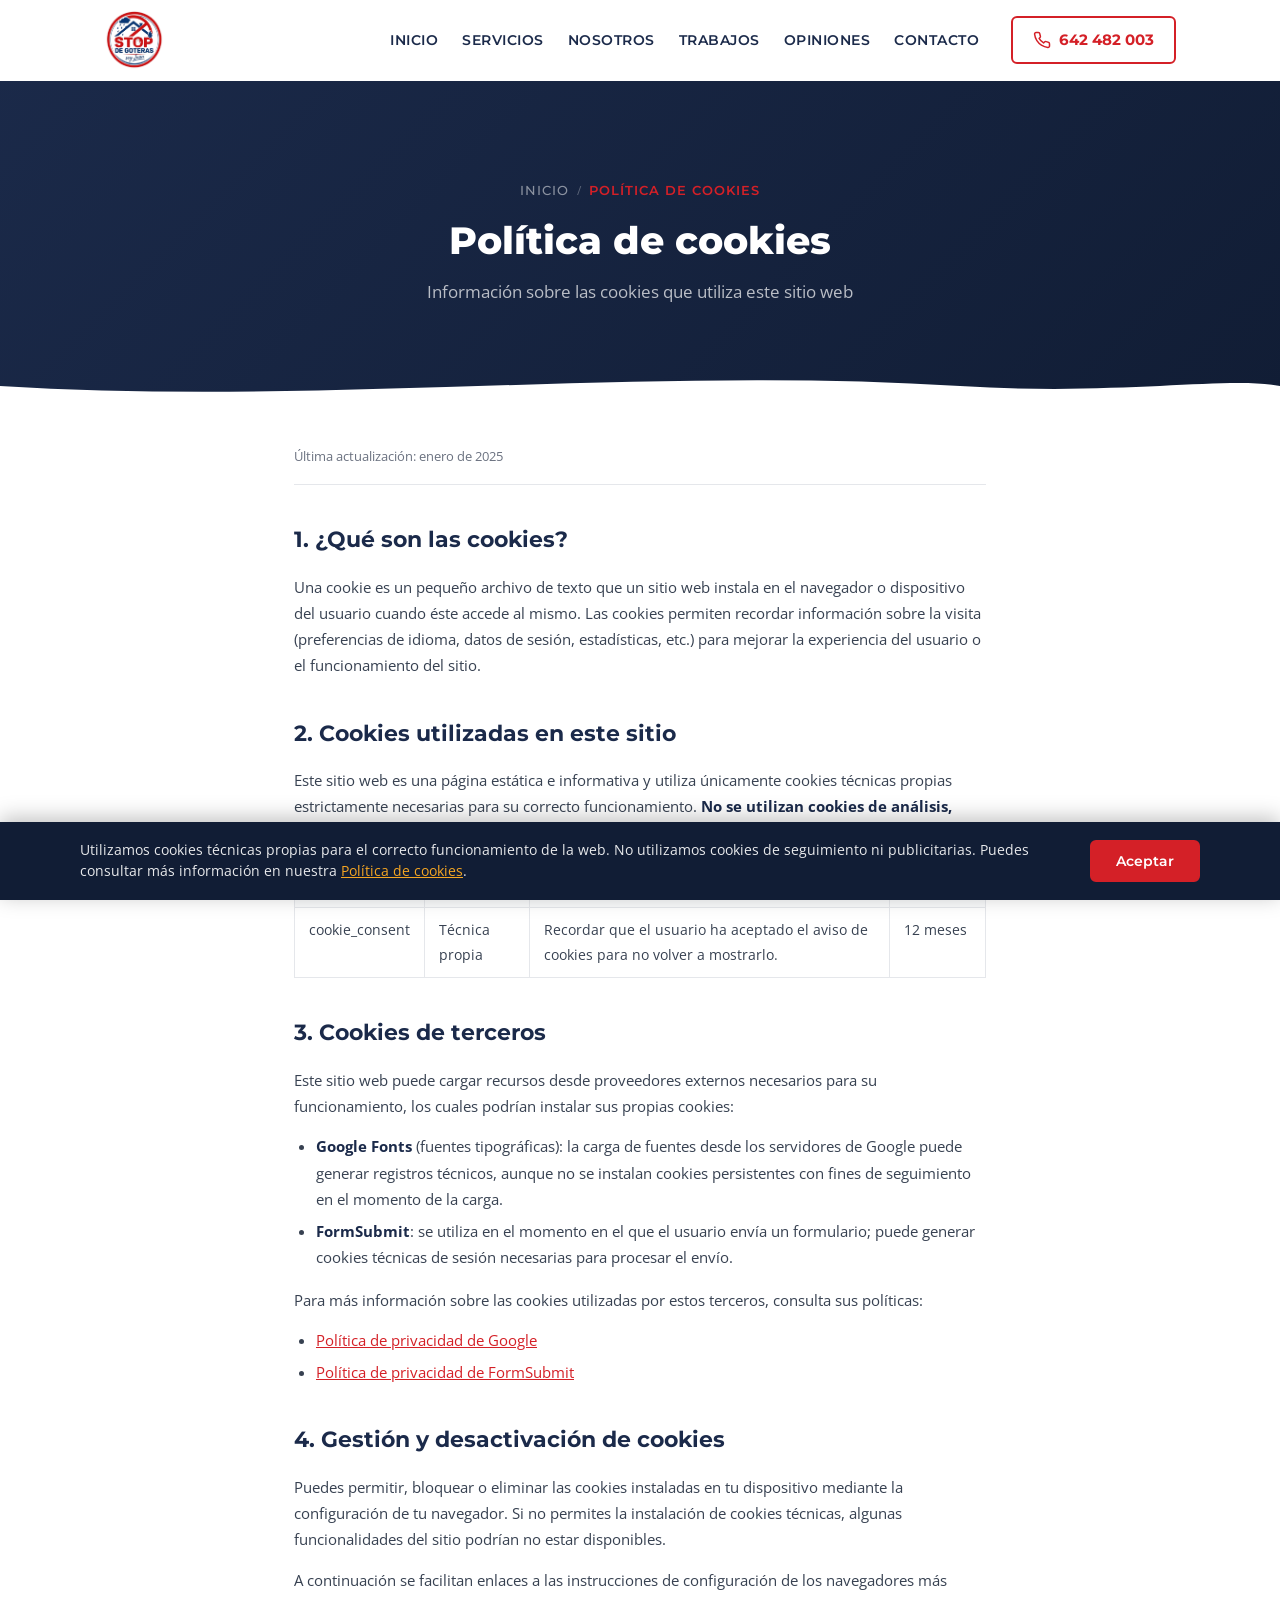
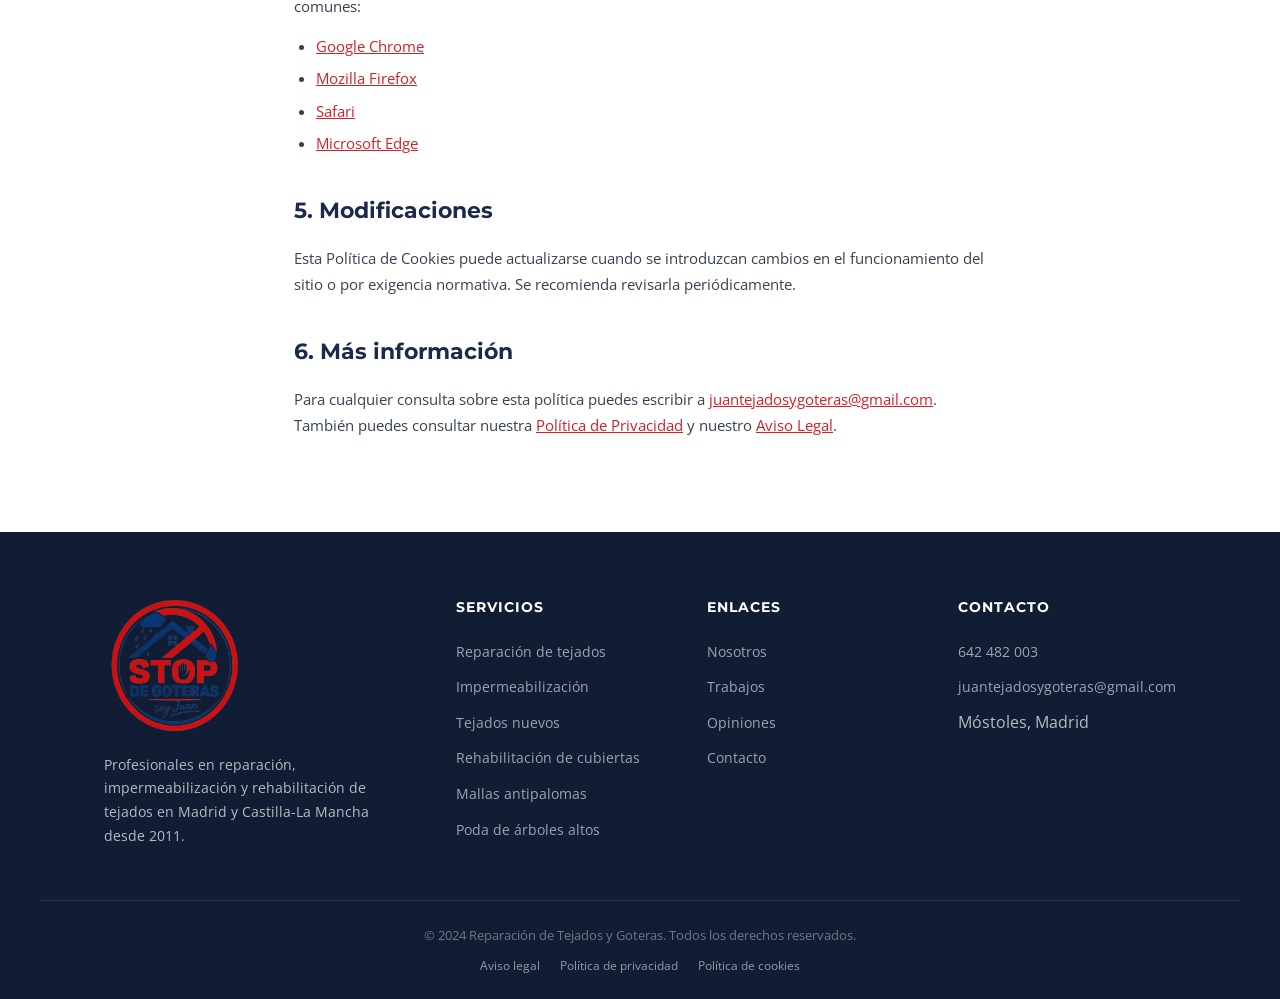
<file: cookies.html>
<!DOCTYPE html>
<html lang="es">
<head>
  <meta charset="UTF-8">
  <meta name="viewport" content="width=device-width, initial-scale=1.0">
  <title>Reparación de Tejados y Goteras | Política de cookies</title>
  <meta name="description" content="Política de cookies de Reparación de Tejados y Goteras. Información sobre el uso de cookies en este sitio web.">
  <meta name="robots" content="noindex">
  <link rel="icon" type="image/x-icon" href="/favicon.ico">
  <link rel="icon" type="image/png" sizes="32x32" href="/favicon-32.png">
  <link rel="apple-touch-icon" href="assets/img/favicon.png">
  <link rel="preconnect" href="https://fonts.googleapis.com">
  <link rel="preconnect" href="https://fonts.gstatic.com" crossorigin>
  <link href="https://fonts.googleapis.com/css2?family=Montserrat:wght@400;500;600;700;800&family=Open+Sans:wght@400;500;600&display=swap" rel="stylesheet">
  <link rel="stylesheet" href="assets/css/styles.css">
</head>
<body>

  <!-- HEADER -->
  <header class="header" id="header">
    <div class="container header__inner">
      <a href="/" class="header__logo">
        <img src="assets/img/logo.png" alt="Reparación de Tejados y Goteras" class="header__logo-img">
      </a>
      <nav class="header__nav" id="nav" aria-label="Navegación principal">
        <ul class="header__menu">
          <li><a href="/" class="header__link">Inicio</a></li>
          <li><a href="servicios" class="header__link">Servicios</a></li>
          <li><a href="nosotros" class="header__link">Nosotros</a></li>
          <li><a href="trabajos" class="header__link">Trabajos</a></li>
          <li><a href="opiniones" class="header__link">Opiniones</a></li>
          <li><a href="contacto" class="header__link">Contacto</a></li>
        </ul>
      </nav>
      <a href="tel:642482003" class="header__cta">
        <svg width="18" height="18" viewBox="0 0 24 24" fill="none" stroke="currentColor" stroke-width="2" stroke-linecap="round" stroke-linejoin="round"><path d="M22 16.92v3a2 2 0 0 1-2.18 2 19.79 19.79 0 0 1-8.63-3.07 19.5 19.5 0 0 1-6-6 19.79 19.79 0 0 1-3.07-8.67A2 2 0 0 1 4.11 2h3a2 2 0 0 1 2 1.72c.127.96.361 1.903.7 2.81a2 2 0 0 1-.45 2.11L8.09 9.91a16 16 0 0 0 6 6l1.27-1.27a2 2 0 0 1 2.11-.45c.907.339 1.85.573 2.81.7A2 2 0 0 1 22 16.92z"/></svg>
        642 482 003
      </a>
      <button class="header__burger" id="burger" aria-label="Abrir menú" aria-expanded="false">
        <span></span><span></span><span></span>
      </button>
    </div>
  </header>

  <!-- PAGE HERO -->
  <section class="page-hero">
    <div class="container" style="position:relative;z-index:2;">
      <nav class="breadcrumb">
        <a href="/">Inicio</a>
        <span class="breadcrumb__sep">/</span>
        <span class="breadcrumb__current">Política de cookies</span>
      </nav>
      <h1 class="page-hero__title">Política de cookies</h1>
      <p class="page-hero__subtitle">Información sobre las cookies que utiliza este sitio web</p>
    </div>
    <div class="page-hero__wave" aria-hidden="true">
      <svg viewBox="0 0 1440 120" preserveAspectRatio="none">
        <path d="M0,80 C360,120 720,40 1080,80 C1260,100 1380,60 1440,80 L1440,120 L0,120 Z" fill="#ffffff"/>
      </svg>
    </div>
  </section>

  <!-- CONTENIDO LEGAL -->
  <section class="legal">
    <div class="container legal__container">
      <p class="legal__updated">Última actualización: <time datetime="2025-01-01">enero de 2025</time></p>

      <h2>1. ¿Qué son las cookies?</h2>
      <p>Una cookie es un pequeño archivo de texto que un sitio web instala en el navegador o dispositivo del usuario cuando éste accede al mismo. Las cookies permiten recordar información sobre la visita (preferencias de idioma, datos de sesión, estadísticas, etc.) para mejorar la experiencia del usuario o el funcionamiento del sitio.</p>

      <h2>2. Cookies utilizadas en este sitio</h2>
      <p>Este sitio web es una página estática e informativa y utiliza únicamente cookies técnicas propias estrictamente necesarias para su correcto funcionamiento. <strong>No se utilizan cookies de análisis, publicidad ni seguimiento de usuarios.</strong></p>

      <table class="legal__table">
        <thead>
          <tr>
            <th>Cookie</th>
            <th>Tipo</th>
            <th>Finalidad</th>
            <th>Duración</th>
          </tr>
        </thead>
        <tbody>
          <tr>
            <td>cookie_consent</td>
            <td>Técnica propia</td>
            <td>Recordar que el usuario ha aceptado el aviso de cookies para no volver a mostrarlo.</td>
            <td>12 meses</td>
          </tr>
        </tbody>
      </table>

      <h2>3. Cookies de terceros</h2>
      <p>Este sitio web puede cargar recursos desde proveedores externos necesarios para su funcionamiento, los cuales podrían instalar sus propias cookies:</p>
      <ul>
        <li><strong>Google Fonts</strong> (fuentes tipográficas): la carga de fuentes desde los servidores de Google puede generar registros técnicos, aunque no se instalan cookies persistentes con fines de seguimiento en el momento de la carga.</li>
        <li><strong>FormSubmit</strong>: se utiliza en el momento en el que el usuario envía un formulario; puede generar cookies técnicas de sesión necesarias para procesar el envío.</li>
      </ul>
      <p>Para más información sobre las cookies utilizadas por estos terceros, consulta sus políticas:</p>
      <ul>
        <li><a href="https://policies.google.com/privacy" target="_blank" rel="noopener">Política de privacidad de Google</a></li>
        <li><a href="https://formsubmit.co/privacy" target="_blank" rel="noopener">Política de privacidad de FormSubmit</a></li>
      </ul>

      <h2>4. Gestión y desactivación de cookies</h2>
      <p>Puedes permitir, bloquear o eliminar las cookies instaladas en tu dispositivo mediante la configuración de tu navegador. Si no permites la instalación de cookies técnicas, algunas funcionalidades del sitio podrían no estar disponibles.</p>
      <p>A continuación se facilitan enlaces a las instrucciones de configuración de los navegadores más comunes:</p>
      <ul>
        <li><a href="https://support.google.com/chrome/answer/95647" target="_blank" rel="noopener">Google Chrome</a></li>
        <li><a href="https://support.mozilla.org/es/kb/habilitar-y-deshabilitar-cookies-sitios-web-rastrear-preferencias" target="_blank" rel="noopener">Mozilla Firefox</a></li>
        <li><a href="https://support.apple.com/es-es/guide/safari/sfri11471/mac" target="_blank" rel="noopener">Safari</a></li>
        <li><a href="https://support.microsoft.com/es-es/microsoft-edge/eliminar-las-cookies-en-microsoft-edge-63947406-40ac-c3b8-57b9-2a946a29ae09" target="_blank" rel="noopener">Microsoft Edge</a></li>
      </ul>

      <h2>5. Modificaciones</h2>
      <p>Esta Política de Cookies puede actualizarse cuando se introduzcan cambios en el funcionamiento del sitio o por exigencia normativa. Se recomienda revisarla periódicamente.</p>

      <h2>6. Más información</h2>
      <p>Para cualquier consulta sobre esta política puedes escribir a <a href="mailto:juantejadosygoteras@gmail.com">juantejadosygoteras@gmail.com</a>. También puedes consultar nuestra <a href="privacidad">Política de Privacidad</a> y nuestro <a href="aviso-legal">Aviso Legal</a>.</p>
    </div>
  </section>

  <!-- FOOTER -->
  <footer class="footer">
    <div class="container footer__inner">
      <div class="footer__brand">
        <img src="assets/img/logo.png" alt="Reparación de Tejados y Goteras" class="footer__logo" width="140">
        <p class="footer__desc">Profesionales en reparación, impermeabilización y rehabilitación de tejados en Madrid y Castilla-La Mancha desde 2011.</p>
      </div>
      <div class="footer__links">
        <h4 class="footer__heading">Servicios</h4>
        <ul>
          <li><a href="servicios">Reparación de tejados</a></li>
          <li><a href="servicios">Impermeabilización</a></li>
          <li><a href="servicios">Tejados nuevos</a></li>
          <li><a href="servicios">Rehabilitación de cubiertas</a></li>
          <li><a href="servicios">Mallas antipalomas</a></li>
          <li><a href="servicios">Poda de árboles altos</a></li>
        </ul>
      </div>
      <div class="footer__links">
        <h4 class="footer__heading">Enlaces</h4>
        <ul>
          <li><a href="nosotros">Nosotros</a></li>
          <li><a href="trabajos">Trabajos</a></li>
          <li><a href="opiniones">Opiniones</a></li>
          <li><a href="contacto">Contacto</a></li>
        </ul>
      </div>
      <div class="footer__links">
        <h4 class="footer__heading">Contacto</h4>
        <ul>
          <li><a href="tel:642482003">642 482 003</a></li>
          <li><a href="mailto:juantejadosygoteras@gmail.com">juantejadosygoteras@gmail.com</a></li>
          <li>Móstoles, Madrid</li>
        </ul>
      </div>
    </div>
    <div class="footer__bottom">
      <div class="container footer__bottom-inner">
        <p>&copy; 2024 Reparación de Tejados y Goteras. Todos los derechos reservados.</p>
        <ul class="footer__legal">
          <li><a href="aviso-legal">Aviso legal</a></li>
          <li><a href="privacidad">Política de privacidad</a></li>
          <li><a href="cookies">Política de cookies</a></li>
        </ul>
      </div>
    </div>
  </footer>

  <div class="cookie-banner" id="cookieBanner" hidden>
    <div class="cookie-banner__inner">
      <p class="cookie-banner__text">Utilizamos cookies técnicas propias para el correcto funcionamiento de la web. No utilizamos cookies de seguimiento ni publicitarias. Puedes consultar más información en nuestra <a href="cookies">Política de cookies</a>.</p>
      <div class="cookie-banner__actions">
        <button type="button" class="btn btn--primary" id="cookieAccept">Aceptar</button>
      </div>
    </div>
  </div>

  <script src="assets/js/main.js"></script>
</body>
</html>
</file>
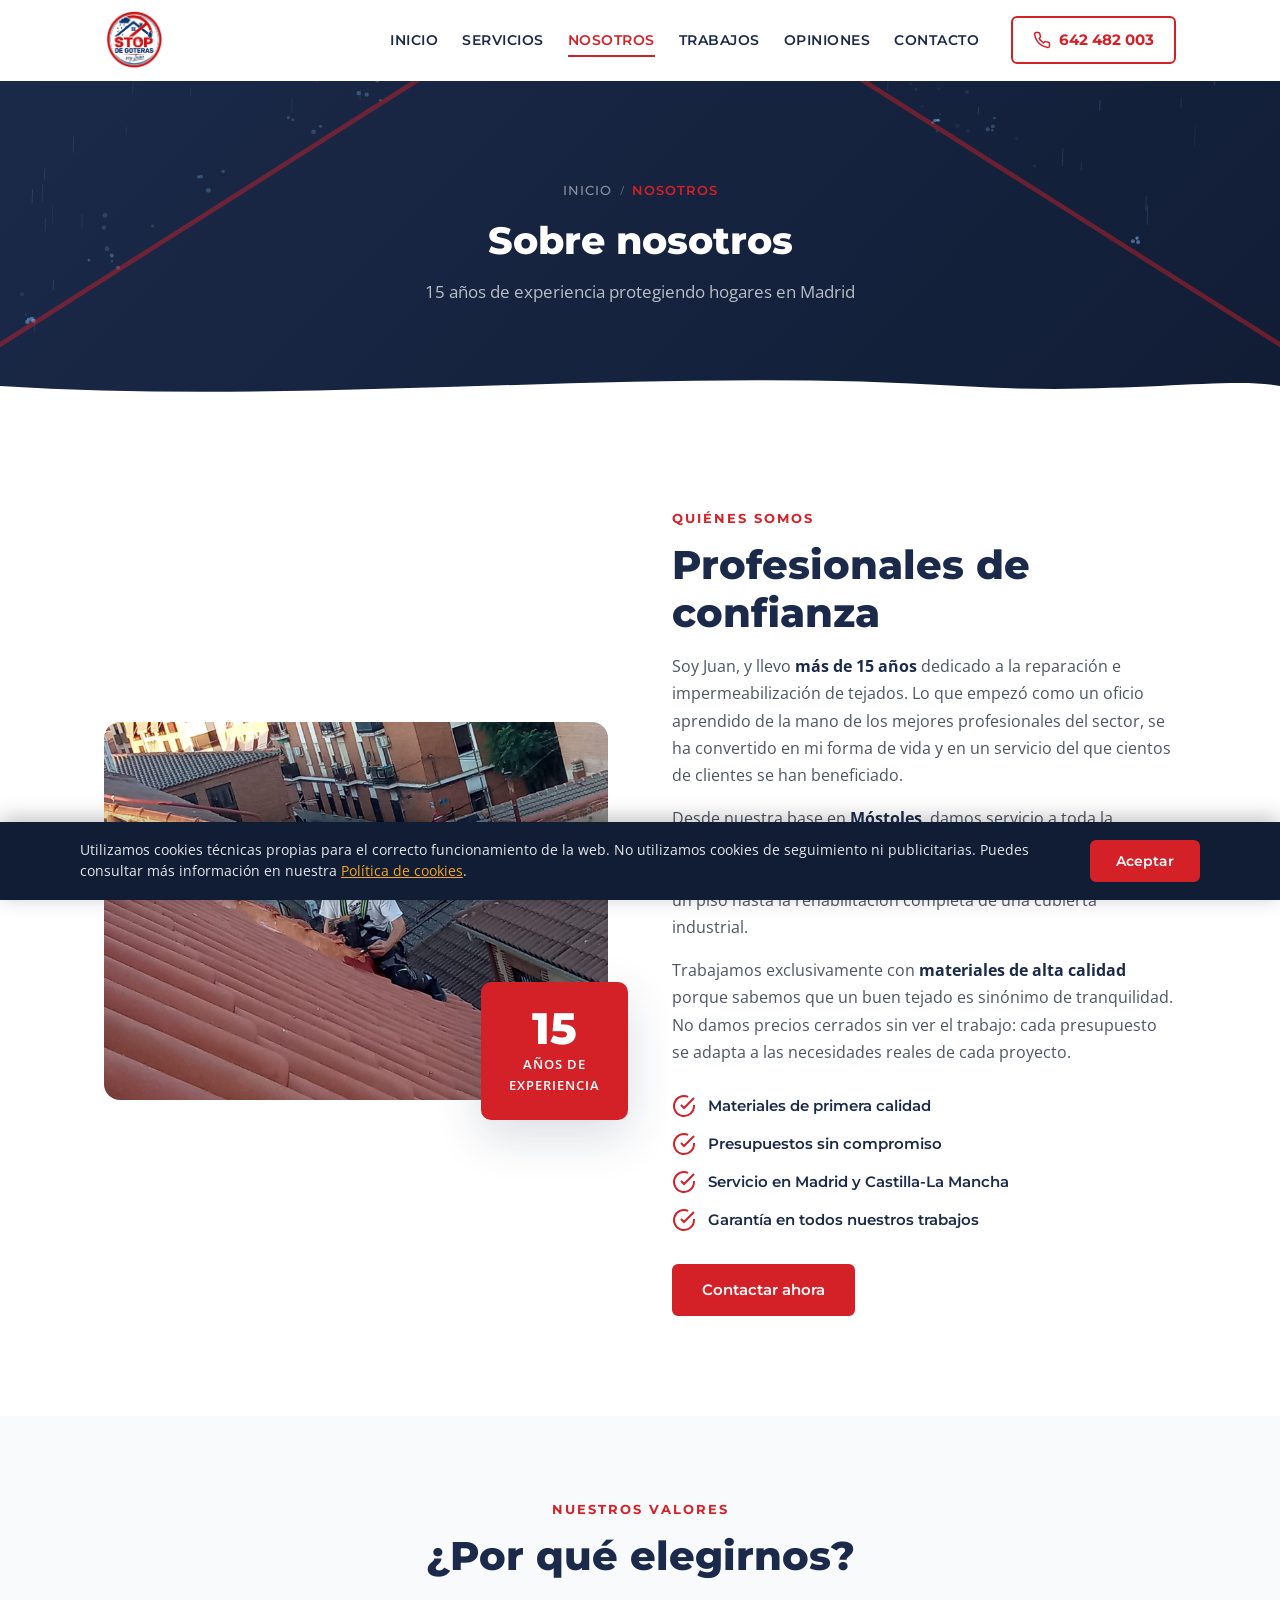
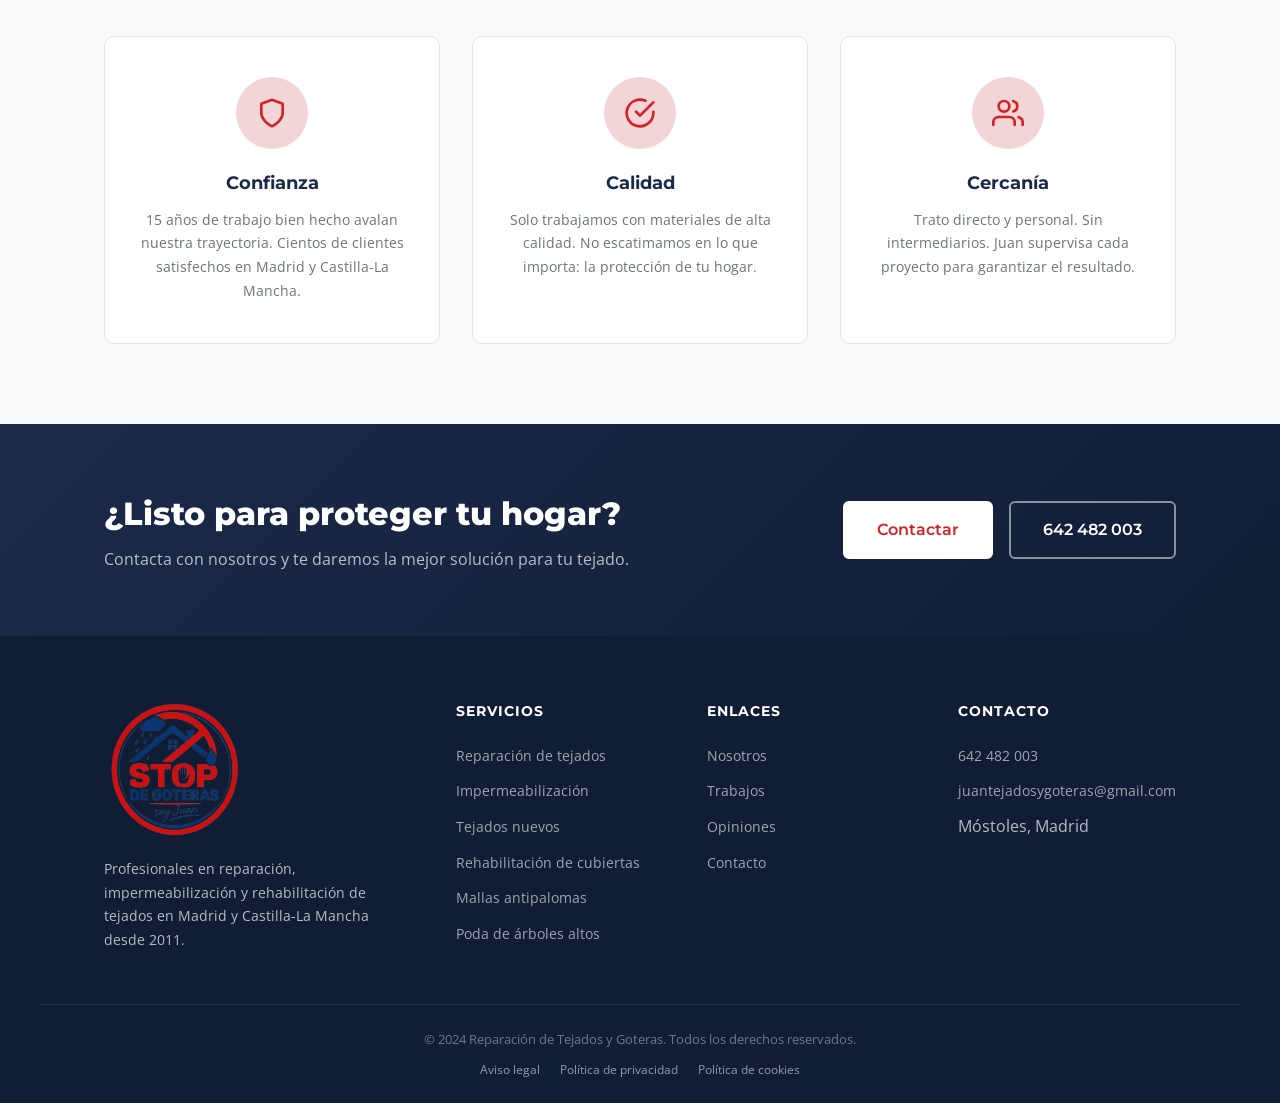
<file: nosotros.html>
<!DOCTYPE html>
<html lang="es">
<head>
  <meta charset="UTF-8">
  <meta name="viewport" content="width=device-width, initial-scale=1.0">
  <title>Reparación de Tejados y Goteras | Quiénes somos</title>
  <meta name="description" content="Conoce a Reparación de Tejados y Goteras. Más de 15 años de experiencia en reparación de tejados en Madrid y Castilla-La Mancha.">
  <link rel="canonical" href="https://tejadosjuan.com/nosotros">
  <meta property="og:type" content="website">
  <meta property="og:site_name" content="Reparación de Tejados y Goteras">
  <meta property="og:locale" content="es_ES">
  <meta property="og:url" content="https://tejadosjuan.com/nosotros">
  <meta property="og:title" content="Reparación de Tejados y Goteras | Quiénes somos">
  <meta property="og:description" content="15 años de experiencia protegiendo hogares en Madrid y Castilla-La Mancha. Conoce al equipo detrás de Reparación de Tejados y Goteras.">
  <meta property="og:image" content="https://tejadosjuan.com/assets/img/logo.png">
  <meta name="twitter:card" content="summary_large_image">
  <link rel="icon" type="image/x-icon" href="/favicon.ico">
  <link rel="icon" type="image/png" sizes="32x32" href="/favicon-32.png">
  <link rel="apple-touch-icon" href="assets/img/favicon.png">
  <link rel="preconnect" href="https://fonts.googleapis.com">
  <link rel="preconnect" href="https://fonts.gstatic.com" crossorigin>
  <link href="https://fonts.googleapis.com/css2?family=Montserrat:wght@400;500;600;700;800&family=Open+Sans:wght@400;500;600&display=swap" rel="stylesheet">
  <link rel="stylesheet" href="assets/css/styles.css">
</head>
<body>

  <!-- HEADER -->
  <header class="header" id="header">
    <div class="container header__inner">
      <a href="/" class="header__logo">
        <img src="assets/img/logo.png" alt="Reparación de Tejados y Goteras" class="header__logo-img">
      </a>
      <nav class="header__nav" id="nav" aria-label="Navegación principal">
        <ul class="header__menu">
          <li><a href="/" class="header__link">Inicio</a></li>
          <li><a href="servicios" class="header__link">Servicios</a></li>
          <li><a href="nosotros" class="header__link active">Nosotros</a></li>
          <li><a href="trabajos" class="header__link">Trabajos</a></li>
          <li><a href="opiniones" class="header__link">Opiniones</a></li>
          <li><a href="contacto" class="header__link">Contacto</a></li>
        </ul>
      </nav>
      <a href="tel:642482003" class="header__cta">
        <svg width="18" height="18" viewBox="0 0 24 24" fill="none" stroke="currentColor" stroke-width="2" stroke-linecap="round" stroke-linejoin="round"><path d="M22 16.92v3a2 2 0 0 1-2.18 2 19.79 19.79 0 0 1-8.63-3.07 19.5 19.5 0 0 1-6-6 19.79 19.79 0 0 1-3.07-8.67A2 2 0 0 1 4.11 2h3a2 2 0 0 1 2 1.72c.127.96.361 1.903.7 2.81a2 2 0 0 1-.45 2.11L8.09 9.91a16 16 0 0 0 6 6l1.27-1.27a2 2 0 0 1 2.11-.45c.907.339 1.85.573 2.81.7A2 2 0 0 1 22 16.92z"/></svg>
        642 482 003
      </a>
      <button class="header__burger" id="burger" aria-label="Abrir menú" aria-expanded="false">
        <span></span><span></span><span></span>
      </button>
    </div>
  </header>

  <!-- PAGE HERO -->
  <section class="page-hero">
    <canvas class="hero__rain" id="rainCanvas" aria-hidden="true"></canvas>
    <div class="page-hero__roof" id="pageRoof" aria-hidden="true">
      <svg viewBox="0 0 100 100" preserveAspectRatio="none">
        <polyline points="-5,95 50,-15 105,95" fill="none" stroke="rgba(212,32,39,0.45)" stroke-width="0.6" stroke-linejoin="round"/>
      </svg>
    </div>
    <div class="container" style="position:relative;z-index:2;">
      <nav class="breadcrumb">
        <a href="/">Inicio</a>
        <span class="breadcrumb__sep">/</span>
        <span class="breadcrumb__current">Nosotros</span>
      </nav>
      <h1 class="page-hero__title">Sobre nosotros</h1>
      <p class="page-hero__subtitle">15 años de experiencia protegiendo hogares en Madrid</p>
    </div>
    <div class="page-hero__wave" aria-hidden="true">
      <svg viewBox="0 0 1440 120" preserveAspectRatio="none">
        <path d="M0,80 C360,120 720,40 1080,80 C1260,100 1380,60 1440,80 L1440,120 L0,120 Z" fill="#ffffff"/>
      </svg>
    </div>
  </section>

  <!-- ABOUT -->
  <section class="about">
    <div class="container about__inner">
      <div class="about__image">
        <img src="assets/img/trabajos/about.jpeg" alt="Equipo de Reparación de Tejados y Goteras trabajando en un tejado" loading="lazy" width="600" height="450">
        <div class="about__experience-badge">
          <span class="about__experience-number">15</span>
          <span class="about__experience-text">Años de<br>experiencia</span>
        </div>
      </div>
      <div class="about__content">
        <span class="section-header__tag">Quiénes somos</span>
        <h2 class="section-header__title">Profesionales de confianza</h2>
        <p class="about__text">Soy Juan, y llevo <strong>más de 15 años</strong> dedicado a la reparación e impermeabilización de tejados. Lo que empezó como un oficio aprendido de la mano de los mejores profesionales del sector, se ha convertido en mi forma de vida y en un servicio del que cientos de clientes se han beneficiado.</p>
        <p class="about__text">Desde nuestra base en <strong>Móstoles</strong>, damos servicio a toda la <strong>Comunidad de Madrid y Castilla-La Mancha</strong>. No hay trabajo demasiado grande ni demasiado pequeño: desde una gotera en un piso hasta la rehabilitación completa de una cubierta industrial.</p>
        <p class="about__text">Trabajamos exclusivamente con <strong>materiales de alta calidad</strong> porque sabemos que un buen tejado es sinónimo de tranquilidad. No damos precios cerrados sin ver el trabajo: cada presupuesto se adapta a las necesidades reales de cada proyecto.</p>
        <ul class="about__features">
          <li class="about__feature">
            <svg width="24" height="24" viewBox="0 0 24 24" fill="none" stroke="currentColor" stroke-width="2"><path d="M22 11.08V12a10 10 0 1 1-5.93-9.14"/><polyline points="22 4 12 14.01 9 11.01"/></svg>
            Materiales de primera calidad
          </li>
          <li class="about__feature">
            <svg width="24" height="24" viewBox="0 0 24 24" fill="none" stroke="currentColor" stroke-width="2"><path d="M22 11.08V12a10 10 0 1 1-5.93-9.14"/><polyline points="22 4 12 14.01 9 11.01"/></svg>
            Presupuestos sin compromiso
          </li>
          <li class="about__feature">
            <svg width="24" height="24" viewBox="0 0 24 24" fill="none" stroke="currentColor" stroke-width="2"><path d="M22 11.08V12a10 10 0 1 1-5.93-9.14"/><polyline points="22 4 12 14.01 9 11.01"/></svg>
            Servicio en Madrid y Castilla-La Mancha
          </li>
          <li class="about__feature">
            <svg width="24" height="24" viewBox="0 0 24 24" fill="none" stroke="currentColor" stroke-width="2"><path d="M22 11.08V12a10 10 0 1 1-5.93-9.14"/><polyline points="22 4 12 14.01 9 11.01"/></svg>
            Garantía en todos nuestros trabajos
          </li>
        </ul>
        <a href="contacto" class="btn btn--primary">Contactar ahora</a>
      </div>
    </div>
  </section>

  <!-- VALORES -->
  <section class="values">
    <div class="container">
      <div class="section-header">
        <span class="section-header__tag">Nuestros valores</span>
        <h2 class="section-header__title">¿Por qué elegirnos?</h2>
      </div>
      <div class="values__grid">
        <div class="value-card">
          <div class="value-card__icon">
            <svg width="32" height="32" viewBox="0 0 24 24" fill="none" stroke="currentColor" stroke-width="2" stroke-linecap="round" stroke-linejoin="round"><path d="M12 22s8-4 8-10V5l-8-3-8 3v7c0 6 8 10 8 10z"/></svg>
          </div>
          <h3 class="value-card__title">Confianza</h3>
          <p class="value-card__desc">15 años de trabajo bien hecho avalan nuestra trayectoria. Cientos de clientes satisfechos en Madrid y Castilla-La Mancha.</p>
        </div>
        <div class="value-card">
          <div class="value-card__icon">
            <svg width="32" height="32" viewBox="0 0 24 24" fill="none" stroke="currentColor" stroke-width="2" stroke-linecap="round" stroke-linejoin="round"><path d="M22 11.08V12a10 10 0 1 1-5.93-9.14"/><polyline points="22 4 12 14.01 9 11.01"/></svg>
          </div>
          <h3 class="value-card__title">Calidad</h3>
          <p class="value-card__desc">Solo trabajamos con materiales de alta calidad. No escatimamos en lo que importa: la protección de tu hogar.</p>
        </div>
        <div class="value-card">
          <div class="value-card__icon">
            <svg width="32" height="32" viewBox="0 0 24 24" fill="none" stroke="currentColor" stroke-width="2" stroke-linecap="round" stroke-linejoin="round"><path d="M17 21v-2a4 4 0 0 0-4-4H5a4 4 0 0 0-4 4v2"/><circle cx="9" cy="7" r="4"/><path d="M23 21v-2a4 4 0 0 0-3-3.87"/><path d="M16 3.13a4 4 0 0 1 0 7.75"/></svg>
          </div>
          <h3 class="value-card__title">Cercanía</h3>
          <p class="value-card__desc">Trato directo y personal. Sin intermediarios. Juan supervisa cada proyecto para garantizar el resultado.</p>
        </div>
      </div>
    </div>
  </section>

  <!-- CTA -->
  <section class="cta-band">
    <div class="container cta-band__inner">
      <div class="cta-band__text">
        <h2 class="cta-band__title">¿Listo para proteger tu hogar?</h2>
        <p class="cta-band__desc">Contacta con nosotros y te daremos la mejor solución para tu tejado.</p>
      </div>
      <div class="cta-band__actions">
        <a href="contacto" class="btn btn--white btn--lg">Contactar</a>
        <a href="tel:642482003" class="btn btn--outline-white btn--lg">642 482 003</a>
      </div>
    </div>
  </section>

  <!-- FOOTER -->
  <footer class="footer">
    <div class="container footer__inner">
      <div class="footer__brand">
        <img src="assets/img/logo.png" alt="Reparación de Tejados y Goteras" class="footer__logo" width="140">
        <p class="footer__desc">Profesionales en reparación, impermeabilización y rehabilitación de tejados en Madrid y Castilla-La Mancha desde 2011.</p>
      </div>
      <div class="footer__links">
        <h4 class="footer__heading">Servicios</h4>
        <ul>
          <li><a href="servicios">Reparación de tejados</a></li>
          <li><a href="servicios">Impermeabilización</a></li>
          <li><a href="servicios">Tejados nuevos</a></li>
          <li><a href="servicios">Rehabilitación de cubiertas</a></li>
          <li><a href="servicios">Mallas antipalomas</a></li>
          <li><a href="servicios">Poda de árboles altos</a></li>
        </ul>
      </div>
      <div class="footer__links">
        <h4 class="footer__heading">Enlaces</h4>
        <ul>
          <li><a href="nosotros">Nosotros</a></li>
          <li><a href="trabajos">Trabajos</a></li>
          <li><a href="opiniones">Opiniones</a></li>
          <li><a href="contacto">Contacto</a></li>
        </ul>
      </div>
      <div class="footer__links">
        <h4 class="footer__heading">Contacto</h4>
        <ul>
          <li><a href="tel:642482003">642 482 003</a></li>
          <li><a href="mailto:juantejadosygoteras@gmail.com">juantejadosygoteras@gmail.com</a></li>
          <li>Móstoles, Madrid</li>
        </ul>
      </div>
    </div>
    <div class="footer__bottom">
      <div class="container footer__bottom-inner">
        <p>&copy; 2024 Reparación de Tejados y Goteras. Todos los derechos reservados.</p>
        <ul class="footer__legal">
          <li><a href="aviso-legal">Aviso legal</a></li>
          <li><a href="privacidad">Política de privacidad</a></li>
          <li><a href="cookies">Política de cookies</a></li>
        </ul>
      </div>
    </div>
  </footer>

  <div class="cookie-banner" id="cookieBanner" hidden>
    <div class="cookie-banner__inner">
      <p class="cookie-banner__text">Utilizamos cookies técnicas propias para el correcto funcionamiento de la web. No utilizamos cookies de seguimiento ni publicitarias. Puedes consultar más información en nuestra <a href="cookies">Política de cookies</a>.</p>
      <div class="cookie-banner__actions">
        <button type="button" class="btn btn--primary" id="cookieAccept">Aceptar</button>
      </div>
    </div>
  </div>

  <script src="assets/js/main.js"></script>
</body>
</html>
</file>
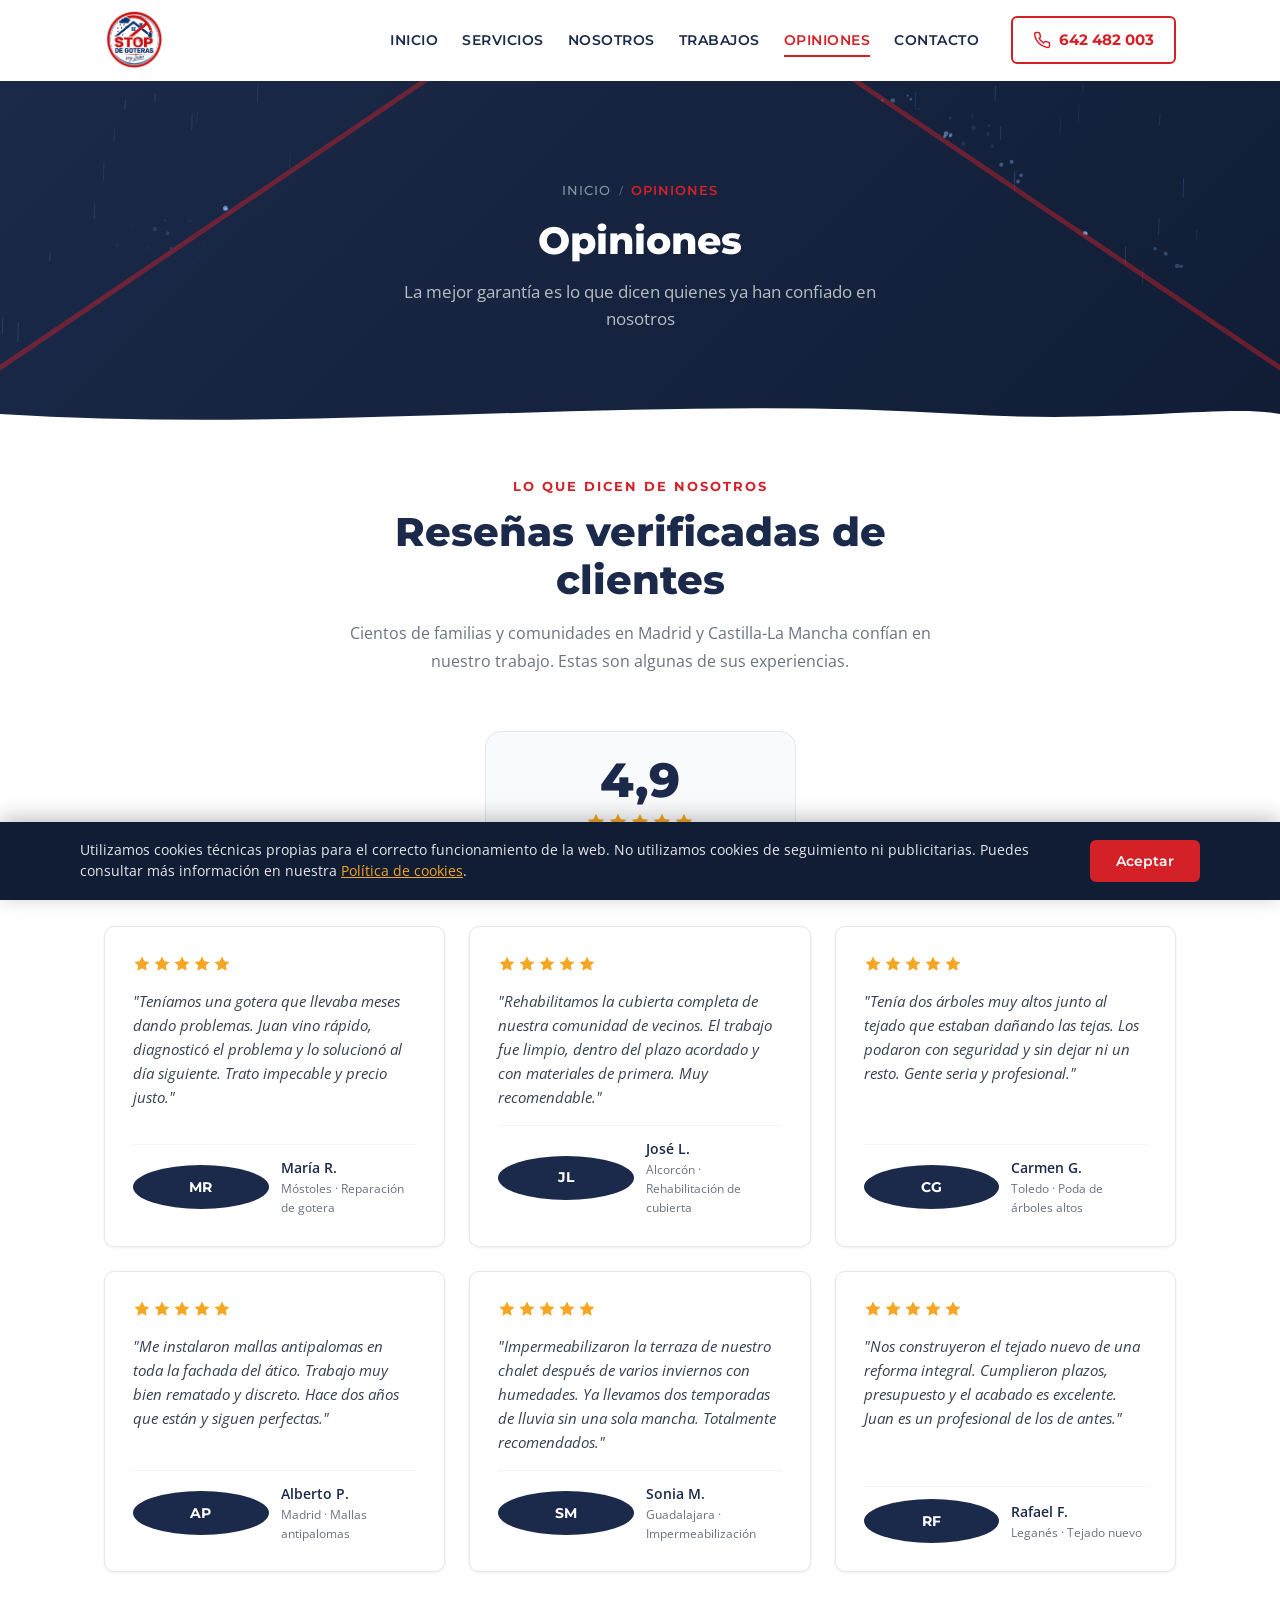
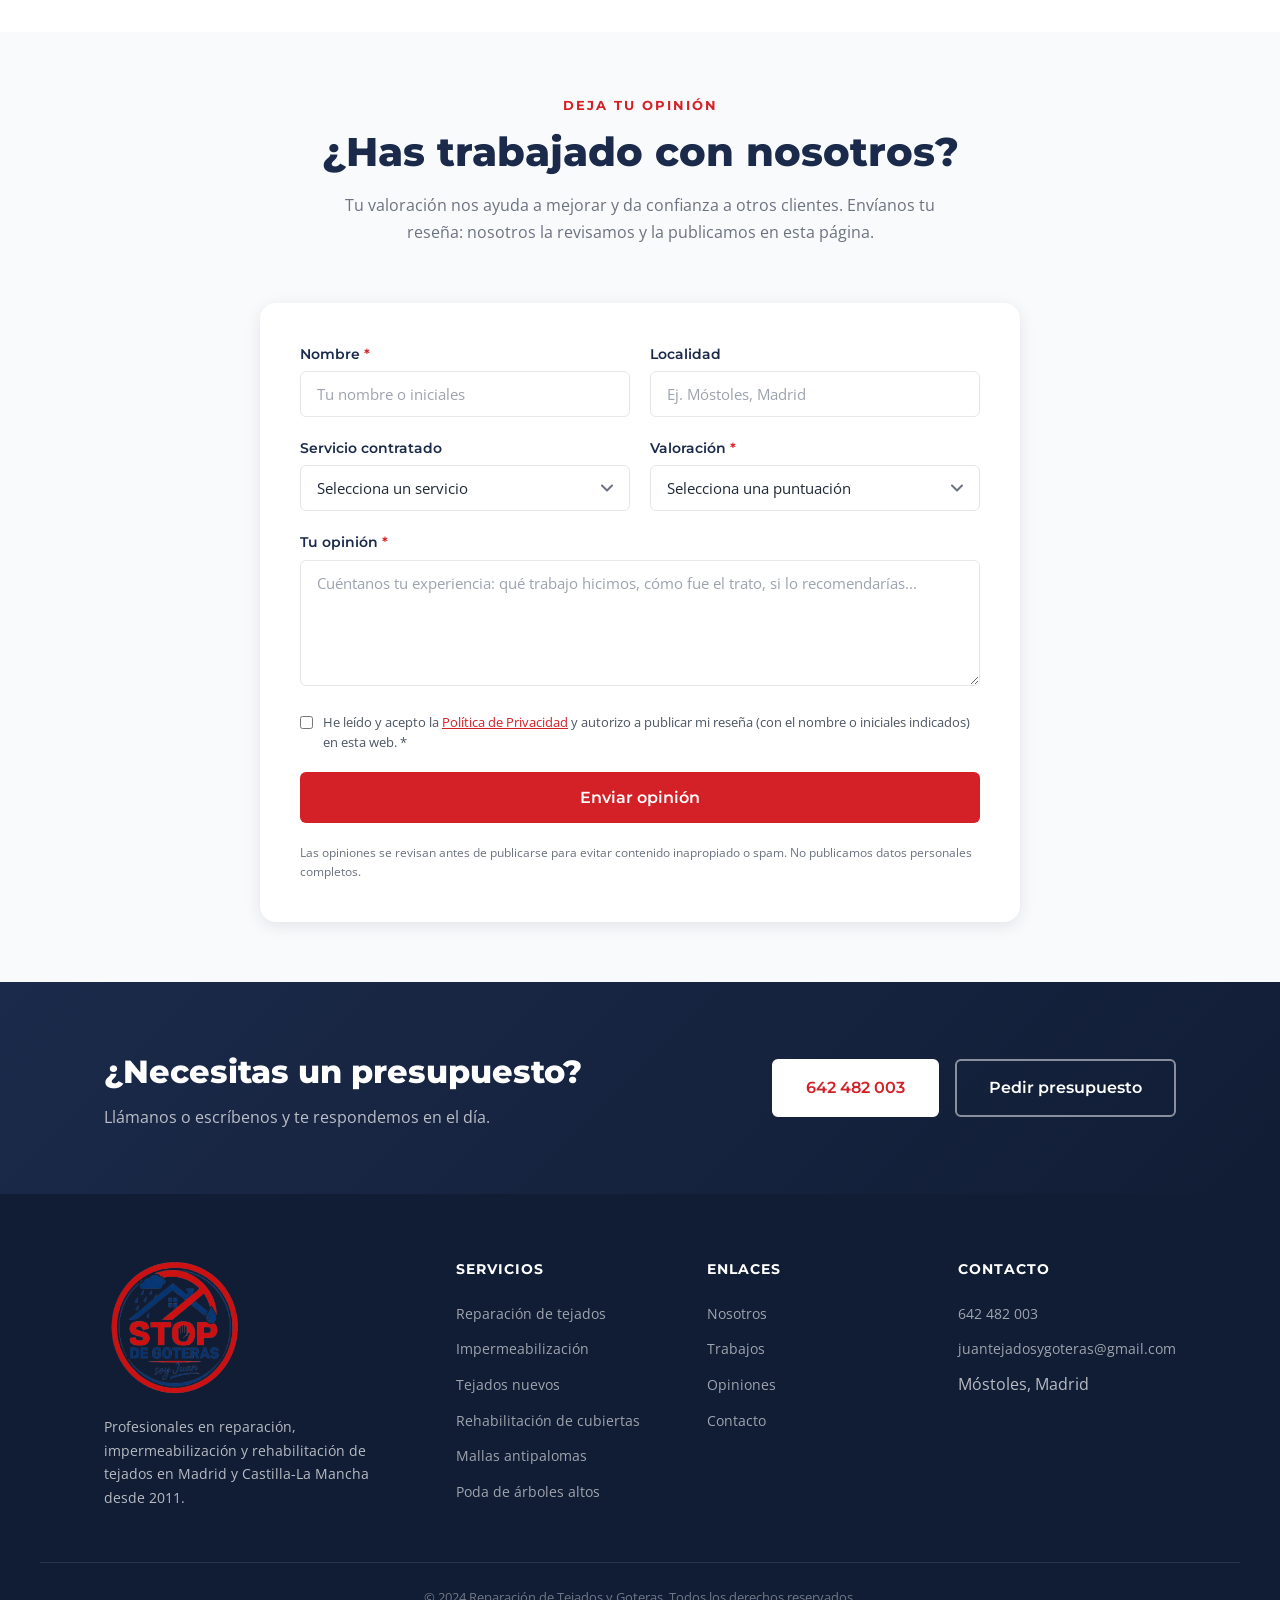
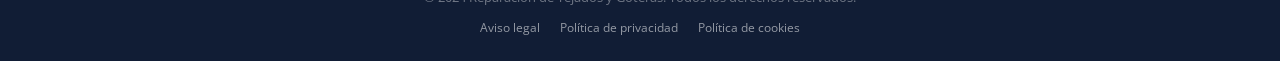
<file: opiniones.html>
<!DOCTYPE html>
<html lang="es">
<head>
  <meta charset="UTF-8">
  <meta name="viewport" content="width=device-width, initial-scale=1.0">
  <title>Reparación de Tejados y Goteras | Opiniones de clientes</title>
  <meta name="description" content="Opiniones reales de clientes de Reparación de Tejados y Goteras. Deja tu reseña sobre nuestros trabajos de reparación e impermeabilización de tejados en Madrid.">
  <link rel="canonical" href="https://tejadosjuan.com/opiniones">
  <meta property="og:type" content="website">
  <meta property="og:site_name" content="Reparación de Tejados y Goteras">
  <meta property="og:locale" content="es_ES">
  <meta property="og:url" content="https://tejadosjuan.com/opiniones">
  <meta property="og:title" content="Reparación de Tejados y Goteras | Opiniones de clientes">
  <meta property="og:description" content="Reseñas reales de clientes que ya han confiado en nosotros. Deja tu opinión y ayuda a otros.">
  <meta property="og:image" content="https://tejadosjuan.com/assets/img/logo.png">
  <meta name="twitter:card" content="summary_large_image">
  <link rel="icon" type="image/x-icon" href="/favicon.ico">
  <link rel="icon" type="image/png" sizes="32x32" href="/favicon-32.png">
  <link rel="apple-touch-icon" href="assets/img/favicon.png">
  <link rel="preconnect" href="https://fonts.googleapis.com">
  <link rel="preconnect" href="https://fonts.gstatic.com" crossorigin>
  <link href="https://fonts.googleapis.com/css2?family=Montserrat:wght@400;500;600;700;800&family=Open+Sans:wght@400;500;600&display=swap" rel="stylesheet">
  <link rel="stylesheet" href="assets/css/styles.css">
</head>
<body>

  <!-- HEADER -->
  <header class="header" id="header">
    <div class="container header__inner">
      <a href="/" class="header__logo">
        <img src="assets/img/logo.png" alt="Reparación de Tejados y Goteras" class="header__logo-img">
      </a>
      <nav class="header__nav" id="nav" aria-label="Navegación principal">
        <ul class="header__menu">
          <li><a href="/" class="header__link">Inicio</a></li>
          <li><a href="servicios" class="header__link">Servicios</a></li>
          <li><a href="nosotros" class="header__link">Nosotros</a></li>
          <li><a href="trabajos" class="header__link">Trabajos</a></li>
          <li><a href="opiniones" class="header__link active">Opiniones</a></li>
          <li><a href="contacto" class="header__link">Contacto</a></li>
        </ul>
      </nav>
      <a href="tel:642482003" class="header__cta">
        <svg width="18" height="18" viewBox="0 0 24 24" fill="none" stroke="currentColor" stroke-width="2" stroke-linecap="round" stroke-linejoin="round"><path d="M22 16.92v3a2 2 0 0 1-2.18 2 19.79 19.79 0 0 1-8.63-3.07 19.5 19.5 0 0 1-6-6 19.79 19.79 0 0 1-3.07-8.67A2 2 0 0 1 4.11 2h3a2 2 0 0 1 2 1.72c.127.96.361 1.903.7 2.81a2 2 0 0 1-.45 2.11L8.09 9.91a16 16 0 0 0 6 6l1.27-1.27a2 2 0 0 1 2.11-.45c.907.339 1.85.573 2.81.7A2 2 0 0 1 22 16.92z"/></svg>
        642 482 003
      </a>
      <button class="header__burger" id="burger" aria-label="Abrir menú" aria-expanded="false">
        <span></span><span></span><span></span>
      </button>
    </div>
  </header>

  <!-- PAGE HERO -->
  <section class="page-hero">
    <canvas class="hero__rain" id="rainCanvas" aria-hidden="true"></canvas>
    <div class="page-hero__roof" id="pageRoof" aria-hidden="true">
      <svg viewBox="0 0 100 100" preserveAspectRatio="none">
        <polyline points="-5,95 50,-15 105,95" fill="none" stroke="rgba(212,32,39,0.45)" stroke-width="0.6" stroke-linejoin="round"/>
      </svg>
    </div>
    <div class="container" style="position:relative;z-index:2;">
      <nav class="breadcrumb">
        <a href="/">Inicio</a>
        <span class="breadcrumb__sep">/</span>
        <span class="breadcrumb__current">Opiniones</span>
      </nav>
      <h1 class="page-hero__title">Opiniones</h1>
      <p class="page-hero__subtitle">La mejor garantía es lo que dicen quienes ya han confiado en nosotros</p>
    </div>
    <div class="page-hero__wave" aria-hidden="true">
      <svg viewBox="0 0 1440 120" preserveAspectRatio="none">
        <path d="M0,80 C360,120 720,40 1080,80 C1260,100 1380,60 1440,80 L1440,120 L0,120 Z" fill="#ffffff"/>
      </svg>
    </div>
  </section>

  <!-- TESTIMONIOS -->
  <section class="reviews">
    <div class="container">
      <div class="section-header">
        <span class="section-header__tag">Lo que dicen de nosotros</span>
        <h2 class="section-header__title">Reseñas verificadas de clientes</h2>
        <p class="section-header__desc">Cientos de familias y comunidades en Madrid y Castilla-La Mancha confían en nuestro trabajo. Estas son algunas de sus experiencias.</p>
      </div>

      <div class="reviews__summary">
        <div class="reviews__score">
          <span class="reviews__score-number">4,9</span>
          <div class="reviews__stars" aria-label="4,9 sobre 5 estrellas">
            <svg width="20" height="20" viewBox="0 0 24 24" fill="currentColor"><path d="M12 2l3.09 6.26L22 9.27l-5 4.87 1.18 6.88L12 17.77l-6.18 3.25L7 14.14 2 9.27l6.91-1.01L12 2z"/></svg>
            <svg width="20" height="20" viewBox="0 0 24 24" fill="currentColor"><path d="M12 2l3.09 6.26L22 9.27l-5 4.87 1.18 6.88L12 17.77l-6.18 3.25L7 14.14 2 9.27l6.91-1.01L12 2z"/></svg>
            <svg width="20" height="20" viewBox="0 0 24 24" fill="currentColor"><path d="M12 2l3.09 6.26L22 9.27l-5 4.87 1.18 6.88L12 17.77l-6.18 3.25L7 14.14 2 9.27l6.91-1.01L12 2z"/></svg>
            <svg width="20" height="20" viewBox="0 0 24 24" fill="currentColor"><path d="M12 2l3.09 6.26L22 9.27l-5 4.87 1.18 6.88L12 17.77l-6.18 3.25L7 14.14 2 9.27l6.91-1.01L12 2z"/></svg>
            <svg width="20" height="20" viewBox="0 0 24 24" fill="currentColor"><path d="M12 2l3.09 6.26L22 9.27l-5 4.87 1.18 6.88L12 17.77l-6.18 3.25L7 14.14 2 9.27l6.91-1.01L12 2z"/></svg>
          </div>
          <span class="reviews__score-label">Media basada en opiniones de clientes</span>
        </div>
      </div>

      <div class="reviews__grid">
        <article class="review-card">
          <div class="review-card__stars" aria-label="5 estrellas">
            <svg width="18" height="18" viewBox="0 0 24 24" fill="currentColor"><path d="M12 2l3.09 6.26L22 9.27l-5 4.87 1.18 6.88L12 17.77l-6.18 3.25L7 14.14 2 9.27l6.91-1.01L12 2z"/></svg>
            <svg width="18" height="18" viewBox="0 0 24 24" fill="currentColor"><path d="M12 2l3.09 6.26L22 9.27l-5 4.87 1.18 6.88L12 17.77l-6.18 3.25L7 14.14 2 9.27l6.91-1.01L12 2z"/></svg>
            <svg width="18" height="18" viewBox="0 0 24 24" fill="currentColor"><path d="M12 2l3.09 6.26L22 9.27l-5 4.87 1.18 6.88L12 17.77l-6.18 3.25L7 14.14 2 9.27l6.91-1.01L12 2z"/></svg>
            <svg width="18" height="18" viewBox="0 0 24 24" fill="currentColor"><path d="M12 2l3.09 6.26L22 9.27l-5 4.87 1.18 6.88L12 17.77l-6.18 3.25L7 14.14 2 9.27l6.91-1.01L12 2z"/></svg>
            <svg width="18" height="18" viewBox="0 0 24 24" fill="currentColor"><path d="M12 2l3.09 6.26L22 9.27l-5 4.87 1.18 6.88L12 17.77l-6.18 3.25L7 14.14 2 9.27l6.91-1.01L12 2z"/></svg>
          </div>
          <p class="review-card__text">"Teníamos una gotera que llevaba meses dando problemas. Juan vino rápido, diagnosticó el problema y lo solucionó al día siguiente. Trato impecable y precio justo."</p>
          <div class="review-card__author">
            <div class="review-card__avatar">MR</div>
            <div>
              <span class="review-card__name">María R.</span>
              <span class="review-card__meta">Móstoles · Reparación de gotera</span>
            </div>
          </div>
        </article>

        <article class="review-card">
          <div class="review-card__stars" aria-label="5 estrellas">
            <svg width="18" height="18" viewBox="0 0 24 24" fill="currentColor"><path d="M12 2l3.09 6.26L22 9.27l-5 4.87 1.18 6.88L12 17.77l-6.18 3.25L7 14.14 2 9.27l6.91-1.01L12 2z"/></svg>
            <svg width="18" height="18" viewBox="0 0 24 24" fill="currentColor"><path d="M12 2l3.09 6.26L22 9.27l-5 4.87 1.18 6.88L12 17.77l-6.18 3.25L7 14.14 2 9.27l6.91-1.01L12 2z"/></svg>
            <svg width="18" height="18" viewBox="0 0 24 24" fill="currentColor"><path d="M12 2l3.09 6.26L22 9.27l-5 4.87 1.18 6.88L12 17.77l-6.18 3.25L7 14.14 2 9.27l6.91-1.01L12 2z"/></svg>
            <svg width="18" height="18" viewBox="0 0 24 24" fill="currentColor"><path d="M12 2l3.09 6.26L22 9.27l-5 4.87 1.18 6.88L12 17.77l-6.18 3.25L7 14.14 2 9.27l6.91-1.01L12 2z"/></svg>
            <svg width="18" height="18" viewBox="0 0 24 24" fill="currentColor"><path d="M12 2l3.09 6.26L22 9.27l-5 4.87 1.18 6.88L12 17.77l-6.18 3.25L7 14.14 2 9.27l6.91-1.01L12 2z"/></svg>
          </div>
          <p class="review-card__text">"Rehabilitamos la cubierta completa de nuestra comunidad de vecinos. El trabajo fue limpio, dentro del plazo acordado y con materiales de primera. Muy recomendable."</p>
          <div class="review-card__author">
            <div class="review-card__avatar">JL</div>
            <div>
              <span class="review-card__name">José L.</span>
              <span class="review-card__meta">Alcorcón · Rehabilitación de cubierta</span>
            </div>
          </div>
        </article>

        <article class="review-card">
          <div class="review-card__stars" aria-label="5 estrellas">
            <svg width="18" height="18" viewBox="0 0 24 24" fill="currentColor"><path d="M12 2l3.09 6.26L22 9.27l-5 4.87 1.18 6.88L12 17.77l-6.18 3.25L7 14.14 2 9.27l6.91-1.01L12 2z"/></svg>
            <svg width="18" height="18" viewBox="0 0 24 24" fill="currentColor"><path d="M12 2l3.09 6.26L22 9.27l-5 4.87 1.18 6.88L12 17.77l-6.18 3.25L7 14.14 2 9.27l6.91-1.01L12 2z"/></svg>
            <svg width="18" height="18" viewBox="0 0 24 24" fill="currentColor"><path d="M12 2l3.09 6.26L22 9.27l-5 4.87 1.18 6.88L12 17.77l-6.18 3.25L7 14.14 2 9.27l6.91-1.01L12 2z"/></svg>
            <svg width="18" height="18" viewBox="0 0 24 24" fill="currentColor"><path d="M12 2l3.09 6.26L22 9.27l-5 4.87 1.18 6.88L12 17.77l-6.18 3.25L7 14.14 2 9.27l6.91-1.01L12 2z"/></svg>
            <svg width="18" height="18" viewBox="0 0 24 24" fill="currentColor"><path d="M12 2l3.09 6.26L22 9.27l-5 4.87 1.18 6.88L12 17.77l-6.18 3.25L7 14.14 2 9.27l6.91-1.01L12 2z"/></svg>
          </div>
          <p class="review-card__text">"Tenía dos árboles muy altos junto al tejado que estaban dañando las tejas. Los podaron con seguridad y sin dejar ni un resto. Gente seria y profesional."</p>
          <div class="review-card__author">
            <div class="review-card__avatar">CG</div>
            <div>
              <span class="review-card__name">Carmen G.</span>
              <span class="review-card__meta">Toledo · Poda de árboles altos</span>
            </div>
          </div>
        </article>

        <article class="review-card">
          <div class="review-card__stars" aria-label="5 estrellas">
            <svg width="18" height="18" viewBox="0 0 24 24" fill="currentColor"><path d="M12 2l3.09 6.26L22 9.27l-5 4.87 1.18 6.88L12 17.77l-6.18 3.25L7 14.14 2 9.27l6.91-1.01L12 2z"/></svg>
            <svg width="18" height="18" viewBox="0 0 24 24" fill="currentColor"><path d="M12 2l3.09 6.26L22 9.27l-5 4.87 1.18 6.88L12 17.77l-6.18 3.25L7 14.14 2 9.27l6.91-1.01L12 2z"/></svg>
            <svg width="18" height="18" viewBox="0 0 24 24" fill="currentColor"><path d="M12 2l3.09 6.26L22 9.27l-5 4.87 1.18 6.88L12 17.77l-6.18 3.25L7 14.14 2 9.27l6.91-1.01L12 2z"/></svg>
            <svg width="18" height="18" viewBox="0 0 24 24" fill="currentColor"><path d="M12 2l3.09 6.26L22 9.27l-5 4.87 1.18 6.88L12 17.77l-6.18 3.25L7 14.14 2 9.27l6.91-1.01L12 2z"/></svg>
            <svg width="18" height="18" viewBox="0 0 24 24" fill="currentColor"><path d="M12 2l3.09 6.26L22 9.27l-5 4.87 1.18 6.88L12 17.77l-6.18 3.25L7 14.14 2 9.27l6.91-1.01L12 2z"/></svg>
          </div>
          <p class="review-card__text">"Me instalaron mallas antipalomas en toda la fachada del ático. Trabajo muy bien rematado y discreto. Hace dos años que están y siguen perfectas."</p>
          <div class="review-card__author">
            <div class="review-card__avatar">AP</div>
            <div>
              <span class="review-card__name">Alberto P.</span>
              <span class="review-card__meta">Madrid · Mallas antipalomas</span>
            </div>
          </div>
        </article>

        <article class="review-card">
          <div class="review-card__stars" aria-label="5 estrellas">
            <svg width="18" height="18" viewBox="0 0 24 24" fill="currentColor"><path d="M12 2l3.09 6.26L22 9.27l-5 4.87 1.18 6.88L12 17.77l-6.18 3.25L7 14.14 2 9.27l6.91-1.01L12 2z"/></svg>
            <svg width="18" height="18" viewBox="0 0 24 24" fill="currentColor"><path d="M12 2l3.09 6.26L22 9.27l-5 4.87 1.18 6.88L12 17.77l-6.18 3.25L7 14.14 2 9.27l6.91-1.01L12 2z"/></svg>
            <svg width="18" height="18" viewBox="0 0 24 24" fill="currentColor"><path d="M12 2l3.09 6.26L22 9.27l-5 4.87 1.18 6.88L12 17.77l-6.18 3.25L7 14.14 2 9.27l6.91-1.01L12 2z"/></svg>
            <svg width="18" height="18" viewBox="0 0 24 24" fill="currentColor"><path d="M12 2l3.09 6.26L22 9.27l-5 4.87 1.18 6.88L12 17.77l-6.18 3.25L7 14.14 2 9.27l6.91-1.01L12 2z"/></svg>
            <svg width="18" height="18" viewBox="0 0 24 24" fill="currentColor"><path d="M12 2l3.09 6.26L22 9.27l-5 4.87 1.18 6.88L12 17.77l-6.18 3.25L7 14.14 2 9.27l6.91-1.01L12 2z"/></svg>
          </div>
          <p class="review-card__text">"Impermeabilizaron la terraza de nuestro chalet después de varios inviernos con humedades. Ya llevamos dos temporadas de lluvia sin una sola mancha. Totalmente recomendados."</p>
          <div class="review-card__author">
            <div class="review-card__avatar">SM</div>
            <div>
              <span class="review-card__name">Sonia M.</span>
              <span class="review-card__meta">Guadalajara · Impermeabilización</span>
            </div>
          </div>
        </article>

        <article class="review-card">
          <div class="review-card__stars" aria-label="5 estrellas">
            <svg width="18" height="18" viewBox="0 0 24 24" fill="currentColor"><path d="M12 2l3.09 6.26L22 9.27l-5 4.87 1.18 6.88L12 17.77l-6.18 3.25L7 14.14 2 9.27l6.91-1.01L12 2z"/></svg>
            <svg width="18" height="18" viewBox="0 0 24 24" fill="currentColor"><path d="M12 2l3.09 6.26L22 9.27l-5 4.87 1.18 6.88L12 17.77l-6.18 3.25L7 14.14 2 9.27l6.91-1.01L12 2z"/></svg>
            <svg width="18" height="18" viewBox="0 0 24 24" fill="currentColor"><path d="M12 2l3.09 6.26L22 9.27l-5 4.87 1.18 6.88L12 17.77l-6.18 3.25L7 14.14 2 9.27l6.91-1.01L12 2z"/></svg>
            <svg width="18" height="18" viewBox="0 0 24 24" fill="currentColor"><path d="M12 2l3.09 6.26L22 9.27l-5 4.87 1.18 6.88L12 17.77l-6.18 3.25L7 14.14 2 9.27l6.91-1.01L12 2z"/></svg>
            <svg width="18" height="18" viewBox="0 0 24 24" fill="currentColor"><path d="M12 2l3.09 6.26L22 9.27l-5 4.87 1.18 6.88L12 17.77l-6.18 3.25L7 14.14 2 9.27l6.91-1.01L12 2z"/></svg>
          </div>
          <p class="review-card__text">"Nos construyeron el tejado nuevo de una reforma integral. Cumplieron plazos, presupuesto y el acabado es excelente. Juan es un profesional de los de antes."</p>
          <div class="review-card__author">
            <div class="review-card__avatar">RF</div>
            <div>
              <span class="review-card__name">Rafael F.</span>
              <span class="review-card__meta">Leganés · Tejado nuevo</span>
            </div>
          </div>
        </article>
      </div>
    </div>
  </section>

  <!-- FORMULARIO OPINIONES -->
  <section class="review-form-section">
    <div class="container">
      <div class="section-header">
        <span class="section-header__tag">Deja tu opinión</span>
        <h2 class="section-header__title">¿Has trabajado con nosotros?</h2>
        <p class="section-header__desc">Tu valoración nos ayuda a mejorar y da confianza a otros clientes. Envíanos tu reseña: nosotros la revisamos y la publicamos en esta página.</p>
      </div>
      <form class="review-form" id="reviewForm" action="https://formsubmit.co/juantejadosygoteras@gmail.com" method="POST">
        <input type="hidden" name="_subject" value="Nueva opinión - Reparación de Tejados y Goteras Web">
        <input type="hidden" name="_captcha" value="false">
        <input type="hidden" name="_next" value="opiniones.html?enviada=1">
        <input type="text" name="_honey" style="display:none">
        <div class="form-group">
          <label for="r-nombre" class="form-label">Nombre <span aria-hidden="true">*</span></label>
          <input type="text" id="r-nombre" name="nombre" class="form-input" required placeholder="Tu nombre o iniciales">
        </div>
        <div class="form-group">
          <label for="r-localidad" class="form-label">Localidad</label>
          <input type="text" id="r-localidad" name="localidad" class="form-input" placeholder="Ej. Móstoles, Madrid">
        </div>
        <div class="form-group">
          <label for="r-servicio" class="form-label">Servicio contratado</label>
          <select id="r-servicio" name="servicio" class="form-input">
            <option value="">Selecciona un servicio</option>
            <option value="reparacion">Reparación de tejados</option>
            <option value="impermeabilizacion">Impermeabilización</option>
            <option value="tejado-nuevo">Tejado nuevo</option>
            <option value="rehabilitacion">Rehabilitación de cubiertas</option>
            <option value="mallas">Mallas antipalomas</option>
            <option value="poda">Poda de árboles altos</option>
            <option value="otro">Otro</option>
          </select>
        </div>
        <div class="form-group">
          <label for="r-valoracion" class="form-label">Valoración <span aria-hidden="true">*</span></label>
          <select id="r-valoracion" name="valoracion" class="form-input" required>
            <option value="">Selecciona una puntuación</option>
            <option value="5">★★★★★ Excelente</option>
            <option value="4">★★★★ Muy bueno</option>
            <option value="3">★★★ Bueno</option>
            <option value="2">★★ Regular</option>
            <option value="1">★ Mejorable</option>
          </select>
        </div>
        <div class="form-group form-group--full">
          <label for="r-mensaje" class="form-label">Tu opinión <span aria-hidden="true">*</span></label>
          <textarea id="r-mensaje" name="mensaje" class="form-input form-input--textarea" required rows="5" placeholder="Cuéntanos tu experiencia: qué trabajo hicimos, cómo fue el trato, si lo recomendarías..."></textarea>
        </div>
        <div class="form-group form-group--full">
          <label class="review-form__consent">
            <input type="checkbox" name="consentimiento" required>
            <span>He leído y acepto la <a href="privacidad" target="_blank" rel="noopener">Política de Privacidad</a> y autorizo a publicar mi reseña (con el nombre o iniciales indicados) en esta web. <span aria-hidden="true">*</span></span>
          </label>
        </div>
        <button type="submit" class="btn btn--primary btn--lg form-submit">Enviar opinión</button>
        <p class="review-form__note">Las opiniones se revisan antes de publicarse para evitar contenido inapropiado o spam. No publicamos datos personales completos.</p>
      </form>
    </div>
  </section>

  <!-- CTA -->
  <section class="cta-band">
    <div class="container cta-band__inner">
      <div class="cta-band__text">
        <h2 class="cta-band__title">¿Necesitas un presupuesto?</h2>
        <p class="cta-band__desc">Llámanos o escríbenos y te respondemos en el día.</p>
      </div>
      <div class="cta-band__actions">
        <a href="tel:642482003" class="btn btn--white btn--lg">642 482 003</a>
        <a href="contacto" class="btn btn--outline-white btn--lg">Pedir presupuesto</a>
      </div>
    </div>
  </section>

  <!-- FOOTER -->
  <footer class="footer">
    <div class="container footer__inner">
      <div class="footer__brand">
        <img src="assets/img/logo.png" alt="Reparación de Tejados y Goteras" class="footer__logo" width="140">
        <p class="footer__desc">Profesionales en reparación, impermeabilización y rehabilitación de tejados en Madrid y Castilla-La Mancha desde 2011.</p>
      </div>
      <div class="footer__links">
        <h4 class="footer__heading">Servicios</h4>
        <ul>
          <li><a href="servicios">Reparación de tejados</a></li>
          <li><a href="servicios">Impermeabilización</a></li>
          <li><a href="servicios">Tejados nuevos</a></li>
          <li><a href="servicios">Rehabilitación de cubiertas</a></li>
          <li><a href="servicios">Mallas antipalomas</a></li>
          <li><a href="servicios">Poda de árboles altos</a></li>
        </ul>
      </div>
      <div class="footer__links">
        <h4 class="footer__heading">Enlaces</h4>
        <ul>
          <li><a href="nosotros">Nosotros</a></li>
          <li><a href="trabajos">Trabajos</a></li>
          <li><a href="opiniones">Opiniones</a></li>
          <li><a href="contacto">Contacto</a></li>
        </ul>
      </div>
      <div class="footer__links">
        <h4 class="footer__heading">Contacto</h4>
        <ul>
          <li><a href="tel:642482003">642 482 003</a></li>
          <li><a href="mailto:juantejadosygoteras@gmail.com">juantejadosygoteras@gmail.com</a></li>
          <li>Móstoles, Madrid</li>
        </ul>
      </div>
    </div>
    <div class="footer__bottom">
      <div class="container footer__bottom-inner">
        <p>&copy; 2024 Reparación de Tejados y Goteras. Todos los derechos reservados.</p>
        <ul class="footer__legal">
          <li><a href="aviso-legal">Aviso legal</a></li>
          <li><a href="privacidad">Política de privacidad</a></li>
          <li><a href="cookies">Política de cookies</a></li>
        </ul>
      </div>
    </div>
  </footer>

  <!-- COOKIE BANNER -->
  <div class="cookie-banner" id="cookieBanner" hidden>
    <div class="cookie-banner__inner">
      <p class="cookie-banner__text">Utilizamos cookies técnicas propias para el correcto funcionamiento de la web. No utilizamos cookies de seguimiento ni publicitarias. Puedes consultar más información en nuestra <a href="cookies">Política de cookies</a>.</p>
      <div class="cookie-banner__actions">
        <button type="button" class="btn btn--primary" id="cookieAccept">Aceptar</button>
      </div>
    </div>
  </div>

  <script src="assets/js/main.js"></script>
</body>
</html>
</file>
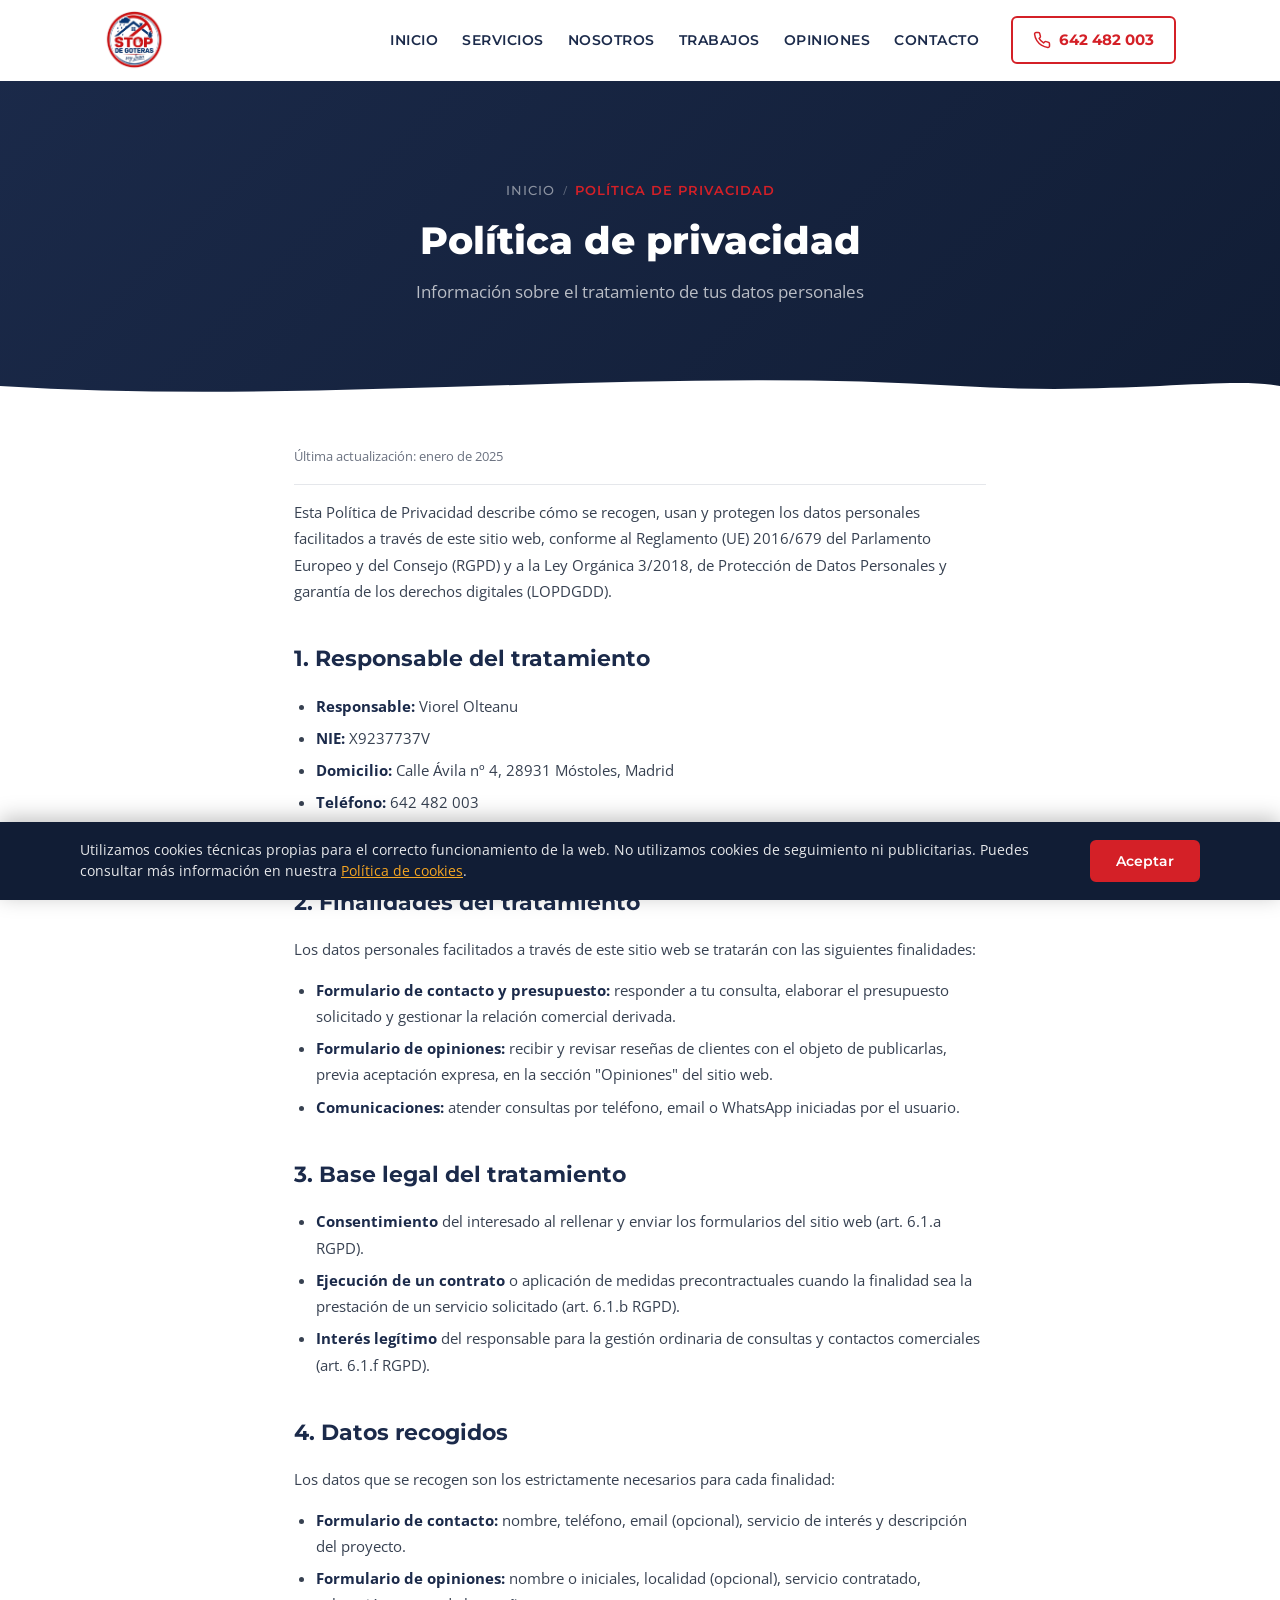
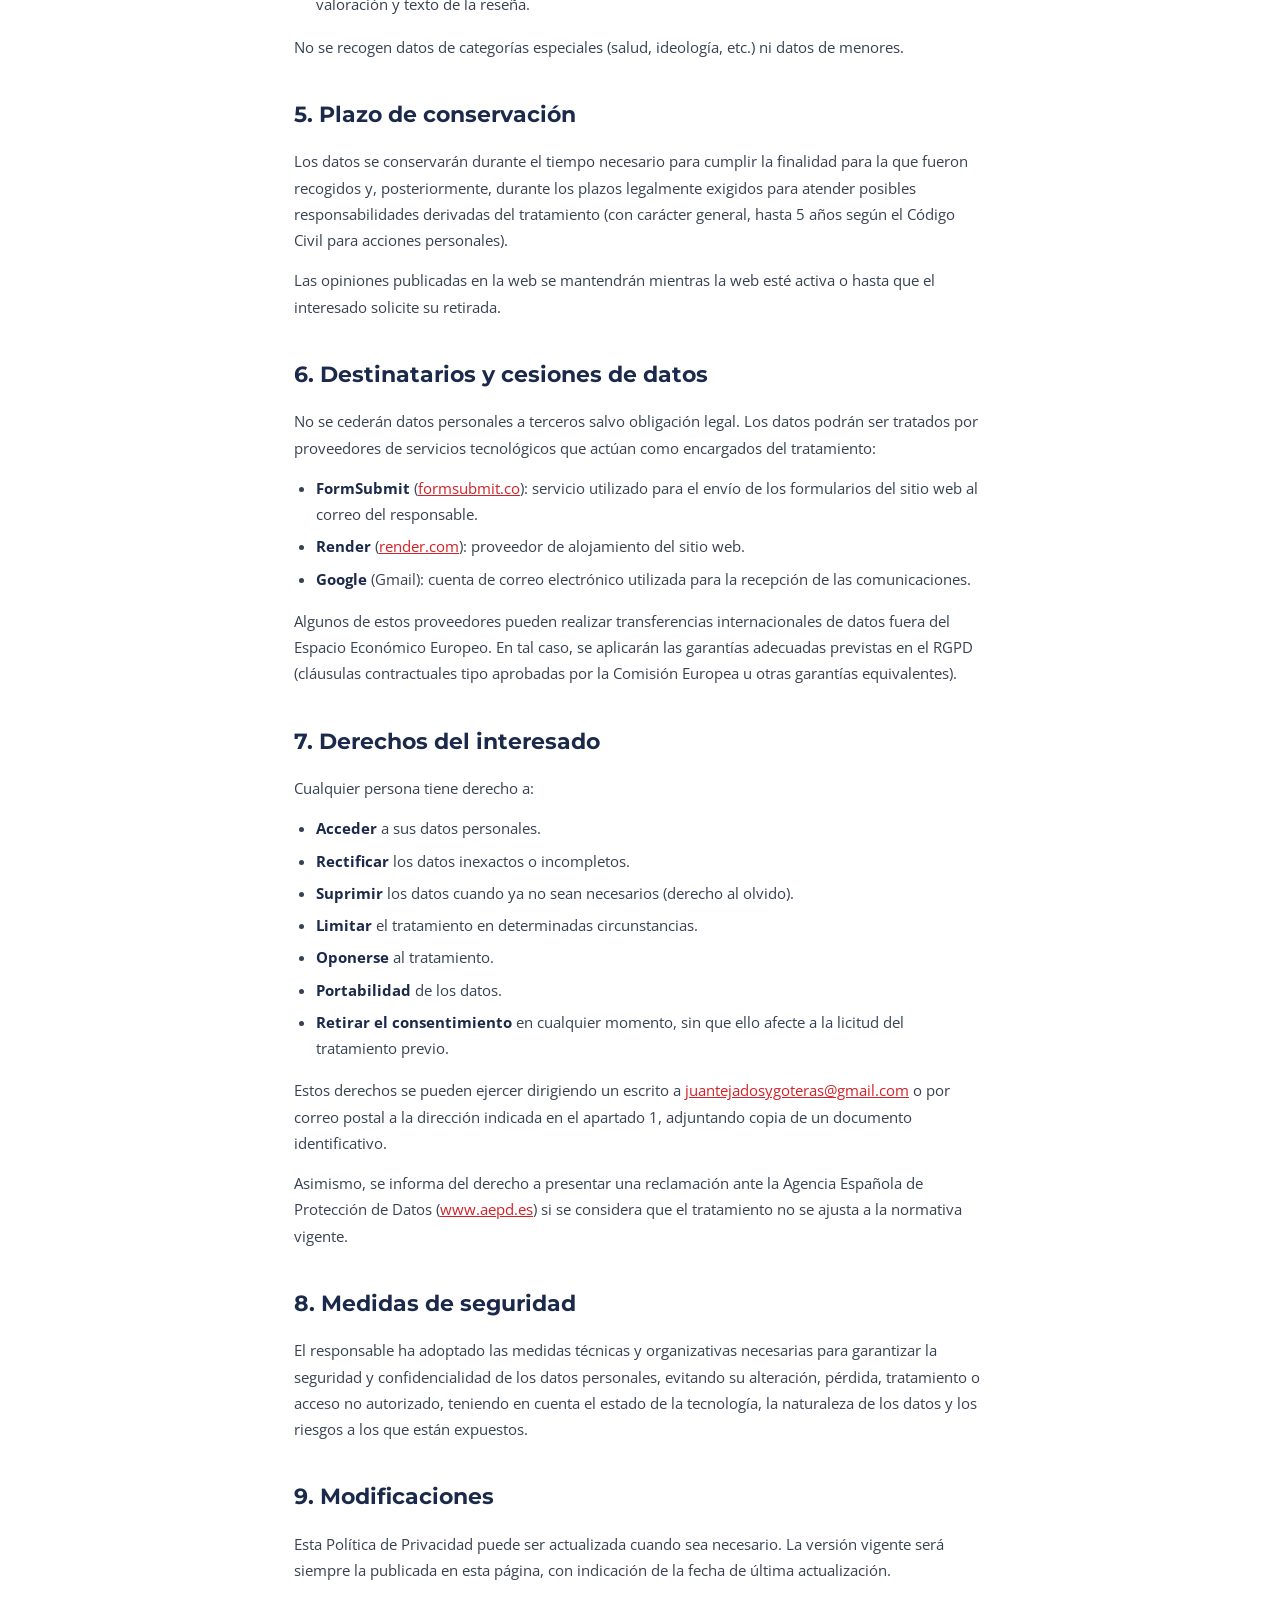
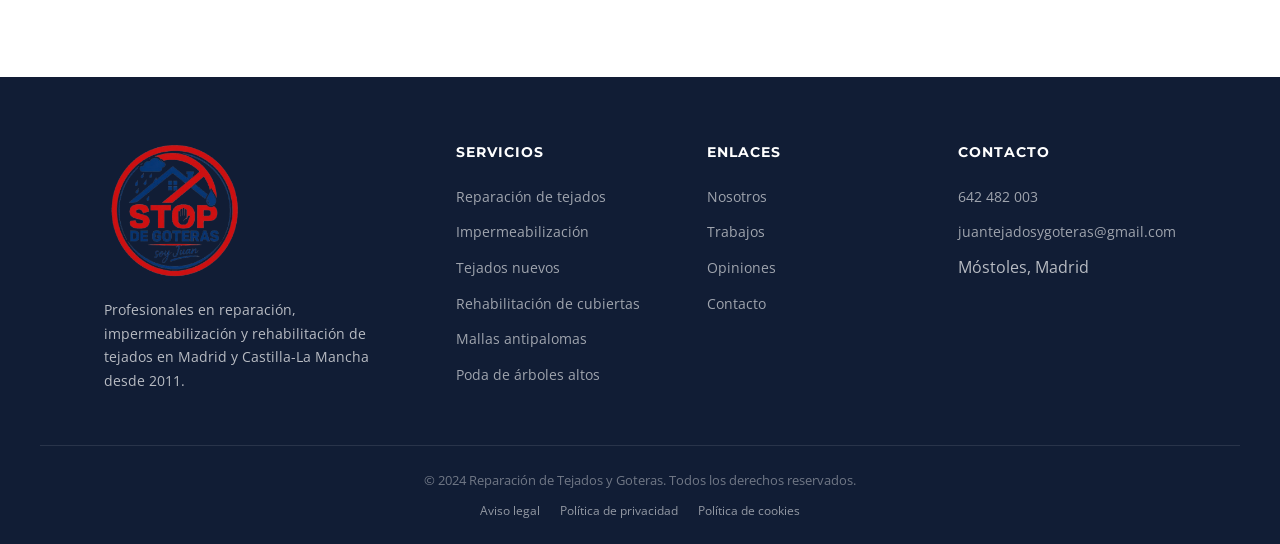
<file: privacidad.html>
<!DOCTYPE html>
<html lang="es">
<head>
  <meta charset="UTF-8">
  <meta name="viewport" content="width=device-width, initial-scale=1.0">
  <title>Reparación de Tejados y Goteras | Política de privacidad</title>
  <meta name="description" content="Política de privacidad de Reparación de Tejados y Goteras. Información sobre el tratamiento de datos personales conforme al RGPD y la LOPDGDD.">
  <meta name="robots" content="noindex">
  <link rel="icon" type="image/x-icon" href="/favicon.ico">
  <link rel="icon" type="image/png" sizes="32x32" href="/favicon-32.png">
  <link rel="apple-touch-icon" href="assets/img/favicon.png">
  <link rel="preconnect" href="https://fonts.googleapis.com">
  <link rel="preconnect" href="https://fonts.gstatic.com" crossorigin>
  <link href="https://fonts.googleapis.com/css2?family=Montserrat:wght@400;500;600;700;800&family=Open+Sans:wght@400;500;600&display=swap" rel="stylesheet">
  <link rel="stylesheet" href="assets/css/styles.css">
</head>
<body>

  <!-- HEADER -->
  <header class="header" id="header">
    <div class="container header__inner">
      <a href="/" class="header__logo">
        <img src="assets/img/logo.png" alt="Reparación de Tejados y Goteras" class="header__logo-img">
      </a>
      <nav class="header__nav" id="nav" aria-label="Navegación principal">
        <ul class="header__menu">
          <li><a href="/" class="header__link">Inicio</a></li>
          <li><a href="servicios" class="header__link">Servicios</a></li>
          <li><a href="nosotros" class="header__link">Nosotros</a></li>
          <li><a href="trabajos" class="header__link">Trabajos</a></li>
          <li><a href="opiniones" class="header__link">Opiniones</a></li>
          <li><a href="contacto" class="header__link">Contacto</a></li>
        </ul>
      </nav>
      <a href="tel:642482003" class="header__cta">
        <svg width="18" height="18" viewBox="0 0 24 24" fill="none" stroke="currentColor" stroke-width="2" stroke-linecap="round" stroke-linejoin="round"><path d="M22 16.92v3a2 2 0 0 1-2.18 2 19.79 19.79 0 0 1-8.63-3.07 19.5 19.5 0 0 1-6-6 19.79 19.79 0 0 1-3.07-8.67A2 2 0 0 1 4.11 2h3a2 2 0 0 1 2 1.72c.127.96.361 1.903.7 2.81a2 2 0 0 1-.45 2.11L8.09 9.91a16 16 0 0 0 6 6l1.27-1.27a2 2 0 0 1 2.11-.45c.907.339 1.85.573 2.81.7A2 2 0 0 1 22 16.92z"/></svg>
        642 482 003
      </a>
      <button class="header__burger" id="burger" aria-label="Abrir menú" aria-expanded="false">
        <span></span><span></span><span></span>
      </button>
    </div>
  </header>

  <!-- PAGE HERO -->
  <section class="page-hero">
    <div class="container" style="position:relative;z-index:2;">
      <nav class="breadcrumb">
        <a href="/">Inicio</a>
        <span class="breadcrumb__sep">/</span>
        <span class="breadcrumb__current">Política de privacidad</span>
      </nav>
      <h1 class="page-hero__title">Política de privacidad</h1>
      <p class="page-hero__subtitle">Información sobre el tratamiento de tus datos personales</p>
    </div>
    <div class="page-hero__wave" aria-hidden="true">
      <svg viewBox="0 0 1440 120" preserveAspectRatio="none">
        <path d="M0,80 C360,120 720,40 1080,80 C1260,100 1380,60 1440,80 L1440,120 L0,120 Z" fill="#ffffff"/>
      </svg>
    </div>
  </section>

  <!-- CONTENIDO LEGAL -->
  <section class="legal">
    <div class="container legal__container">
      <p class="legal__updated">Última actualización: <time datetime="2025-01-01">enero de 2025</time></p>

      <p>Esta Política de Privacidad describe cómo se recogen, usan y protegen los datos personales facilitados a través de este sitio web, conforme al Reglamento (UE) 2016/679 del Parlamento Europeo y del Consejo (RGPD) y a la Ley Orgánica 3/2018, de Protección de Datos Personales y garantía de los derechos digitales (LOPDGDD).</p>

      <h2>1. Responsable del tratamiento</h2>
      <ul>
        <li><strong>Responsable:</strong> Viorel Olteanu</li>
        <li><strong>NIE:</strong> X9237737V</li>
        <li><strong>Domicilio:</strong> Calle Ávila nº 4, 28931 Móstoles, Madrid</li>
        <li><strong>Teléfono:</strong> 642 482 003</li>
        <li><strong>Correo electrónico:</strong> <a href="mailto:juantejadosygoteras@gmail.com">juantejadosygoteras@gmail.com</a></li>
      </ul>

      <h2>2. Finalidades del tratamiento</h2>
      <p>Los datos personales facilitados a través de este sitio web se tratarán con las siguientes finalidades:</p>
      <ul>
        <li><strong>Formulario de contacto y presupuesto:</strong> responder a tu consulta, elaborar el presupuesto solicitado y gestionar la relación comercial derivada.</li>
        <li><strong>Formulario de opiniones:</strong> recibir y revisar reseñas de clientes con el objeto de publicarlas, previa aceptación expresa, en la sección "Opiniones" del sitio web.</li>
        <li><strong>Comunicaciones:</strong> atender consultas por teléfono, email o WhatsApp iniciadas por el usuario.</li>
      </ul>

      <h2>3. Base legal del tratamiento</h2>
      <ul>
        <li><strong>Consentimiento</strong> del interesado al rellenar y enviar los formularios del sitio web (art. 6.1.a RGPD).</li>
        <li><strong>Ejecución de un contrato</strong> o aplicación de medidas precontractuales cuando la finalidad sea la prestación de un servicio solicitado (art. 6.1.b RGPD).</li>
        <li><strong>Interés legítimo</strong> del responsable para la gestión ordinaria de consultas y contactos comerciales (art. 6.1.f RGPD).</li>
      </ul>

      <h2>4. Datos recogidos</h2>
      <p>Los datos que se recogen son los estrictamente necesarios para cada finalidad:</p>
      <ul>
        <li><strong>Formulario de contacto:</strong> nombre, teléfono, email (opcional), servicio de interés y descripción del proyecto.</li>
        <li><strong>Formulario de opiniones:</strong> nombre o iniciales, localidad (opcional), servicio contratado, valoración y texto de la reseña.</li>
      </ul>
      <p>No se recogen datos de categorías especiales (salud, ideología, etc.) ni datos de menores.</p>

      <h2>5. Plazo de conservación</h2>
      <p>Los datos se conservarán durante el tiempo necesario para cumplir la finalidad para la que fueron recogidos y, posteriormente, durante los plazos legalmente exigidos para atender posibles responsabilidades derivadas del tratamiento (con carácter general, hasta 5 años según el Código Civil para acciones personales).</p>
      <p>Las opiniones publicadas en la web se mantendrán mientras la web esté activa o hasta que el interesado solicite su retirada.</p>

      <h2>6. Destinatarios y cesiones de datos</h2>
      <p>No se cederán datos personales a terceros salvo obligación legal. Los datos podrán ser tratados por proveedores de servicios tecnológicos que actúan como encargados del tratamiento:</p>
      <ul>
        <li><strong>FormSubmit</strong> (<a href="https://formsubmit.co/" target="_blank" rel="noopener">formsubmit.co</a>): servicio utilizado para el envío de los formularios del sitio web al correo del responsable.</li>
        <li><strong>Render</strong> (<a href="https://render.com/" target="_blank" rel="noopener">render.com</a>): proveedor de alojamiento del sitio web.</li>
        <li><strong>Google</strong> (Gmail): cuenta de correo electrónico utilizada para la recepción de las comunicaciones.</li>
      </ul>
      <p>Algunos de estos proveedores pueden realizar transferencias internacionales de datos fuera del Espacio Económico Europeo. En tal caso, se aplicarán las garantías adecuadas previstas en el RGPD (cláusulas contractuales tipo aprobadas por la Comisión Europea u otras garantías equivalentes).</p>

      <h2>7. Derechos del interesado</h2>
      <p>Cualquier persona tiene derecho a:</p>
      <ul>
        <li><strong>Acceder</strong> a sus datos personales.</li>
        <li><strong>Rectificar</strong> los datos inexactos o incompletos.</li>
        <li><strong>Suprimir</strong> los datos cuando ya no sean necesarios (derecho al olvido).</li>
        <li><strong>Limitar</strong> el tratamiento en determinadas circunstancias.</li>
        <li><strong>Oponerse</strong> al tratamiento.</li>
        <li><strong>Portabilidad</strong> de los datos.</li>
        <li><strong>Retirar el consentimiento</strong> en cualquier momento, sin que ello afecte a la licitud del tratamiento previo.</li>
      </ul>
      <p>Estos derechos se pueden ejercer dirigiendo un escrito a <a href="mailto:juantejadosygoteras@gmail.com">juantejadosygoteras@gmail.com</a> o por correo postal a la dirección indicada en el apartado 1, adjuntando copia de un documento identificativo.</p>
      <p>Asimismo, se informa del derecho a presentar una reclamación ante la Agencia Española de Protección de Datos (<a href="https://www.aepd.es/" target="_blank" rel="noopener">www.aepd.es</a>) si se considera que el tratamiento no se ajusta a la normativa vigente.</p>

      <h2>8. Medidas de seguridad</h2>
      <p>El responsable ha adoptado las medidas técnicas y organizativas necesarias para garantizar la seguridad y confidencialidad de los datos personales, evitando su alteración, pérdida, tratamiento o acceso no autorizado, teniendo en cuenta el estado de la tecnología, la naturaleza de los datos y los riesgos a los que están expuestos.</p>

      <h2>9. Modificaciones</h2>
      <p>Esta Política de Privacidad puede ser actualizada cuando sea necesario. La versión vigente será siempre la publicada en esta página, con indicación de la fecha de última actualización.</p>
    </div>
  </section>

  <!-- FOOTER -->
  <footer class="footer">
    <div class="container footer__inner">
      <div class="footer__brand">
        <img src="assets/img/logo.png" alt="Reparación de Tejados y Goteras" class="footer__logo" width="140">
        <p class="footer__desc">Profesionales en reparación, impermeabilización y rehabilitación de tejados en Madrid y Castilla-La Mancha desde 2011.</p>
      </div>
      <div class="footer__links">
        <h4 class="footer__heading">Servicios</h4>
        <ul>
          <li><a href="servicios">Reparación de tejados</a></li>
          <li><a href="servicios">Impermeabilización</a></li>
          <li><a href="servicios">Tejados nuevos</a></li>
          <li><a href="servicios">Rehabilitación de cubiertas</a></li>
          <li><a href="servicios">Mallas antipalomas</a></li>
          <li><a href="servicios">Poda de árboles altos</a></li>
        </ul>
      </div>
      <div class="footer__links">
        <h4 class="footer__heading">Enlaces</h4>
        <ul>
          <li><a href="nosotros">Nosotros</a></li>
          <li><a href="trabajos">Trabajos</a></li>
          <li><a href="opiniones">Opiniones</a></li>
          <li><a href="contacto">Contacto</a></li>
        </ul>
      </div>
      <div class="footer__links">
        <h4 class="footer__heading">Contacto</h4>
        <ul>
          <li><a href="tel:642482003">642 482 003</a></li>
          <li><a href="mailto:juantejadosygoteras@gmail.com">juantejadosygoteras@gmail.com</a></li>
          <li>Móstoles, Madrid</li>
        </ul>
      </div>
    </div>
    <div class="footer__bottom">
      <div class="container footer__bottom-inner">
        <p>&copy; 2024 Reparación de Tejados y Goteras. Todos los derechos reservados.</p>
        <ul class="footer__legal">
          <li><a href="aviso-legal">Aviso legal</a></li>
          <li><a href="privacidad">Política de privacidad</a></li>
          <li><a href="cookies">Política de cookies</a></li>
        </ul>
      </div>
    </div>
  </footer>

  <div class="cookie-banner" id="cookieBanner" hidden>
    <div class="cookie-banner__inner">
      <p class="cookie-banner__text">Utilizamos cookies técnicas propias para el correcto funcionamiento de la web. No utilizamos cookies de seguimiento ni publicitarias. Puedes consultar más información en nuestra <a href="cookies">Política de cookies</a>.</p>
      <div class="cookie-banner__actions">
        <button type="button" class="btn btn--primary" id="cookieAccept">Aceptar</button>
      </div>
    </div>
  </div>

  <script src="assets/js/main.js"></script>
</body>
</html>
</file>
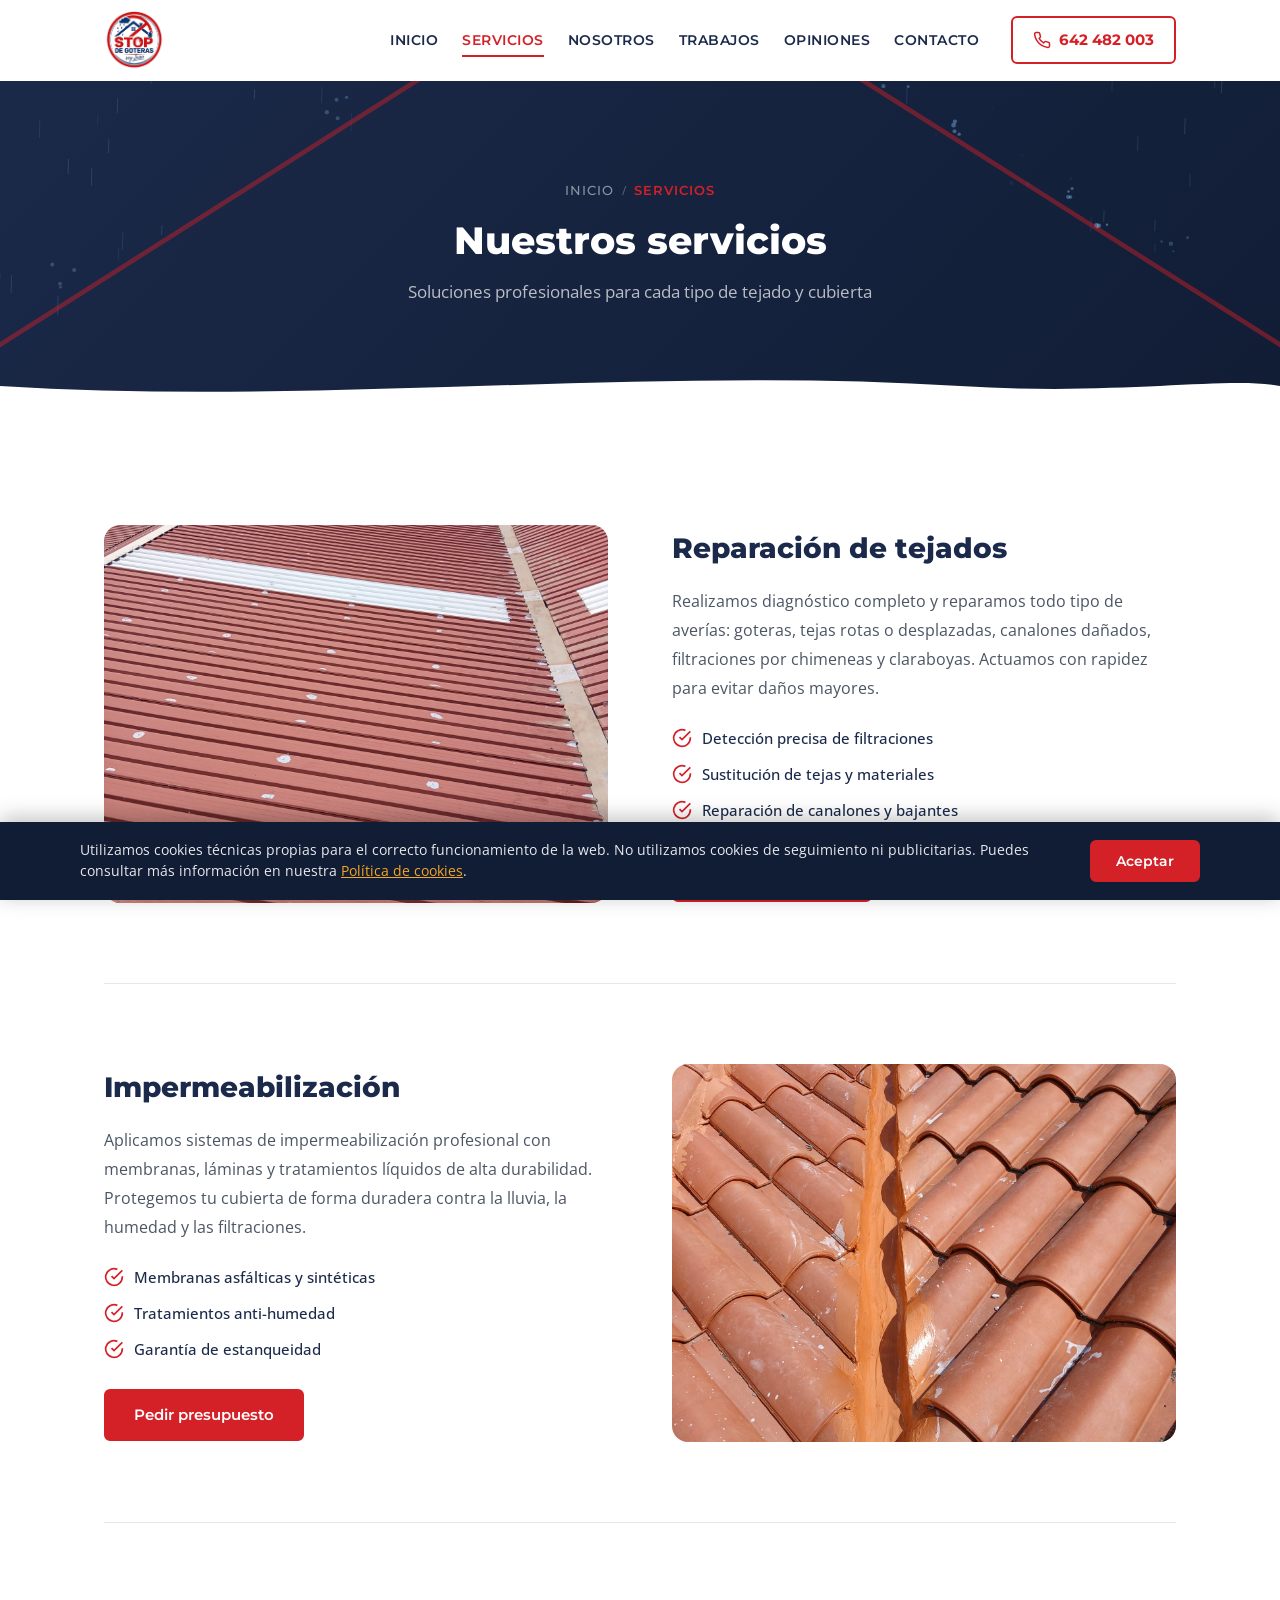
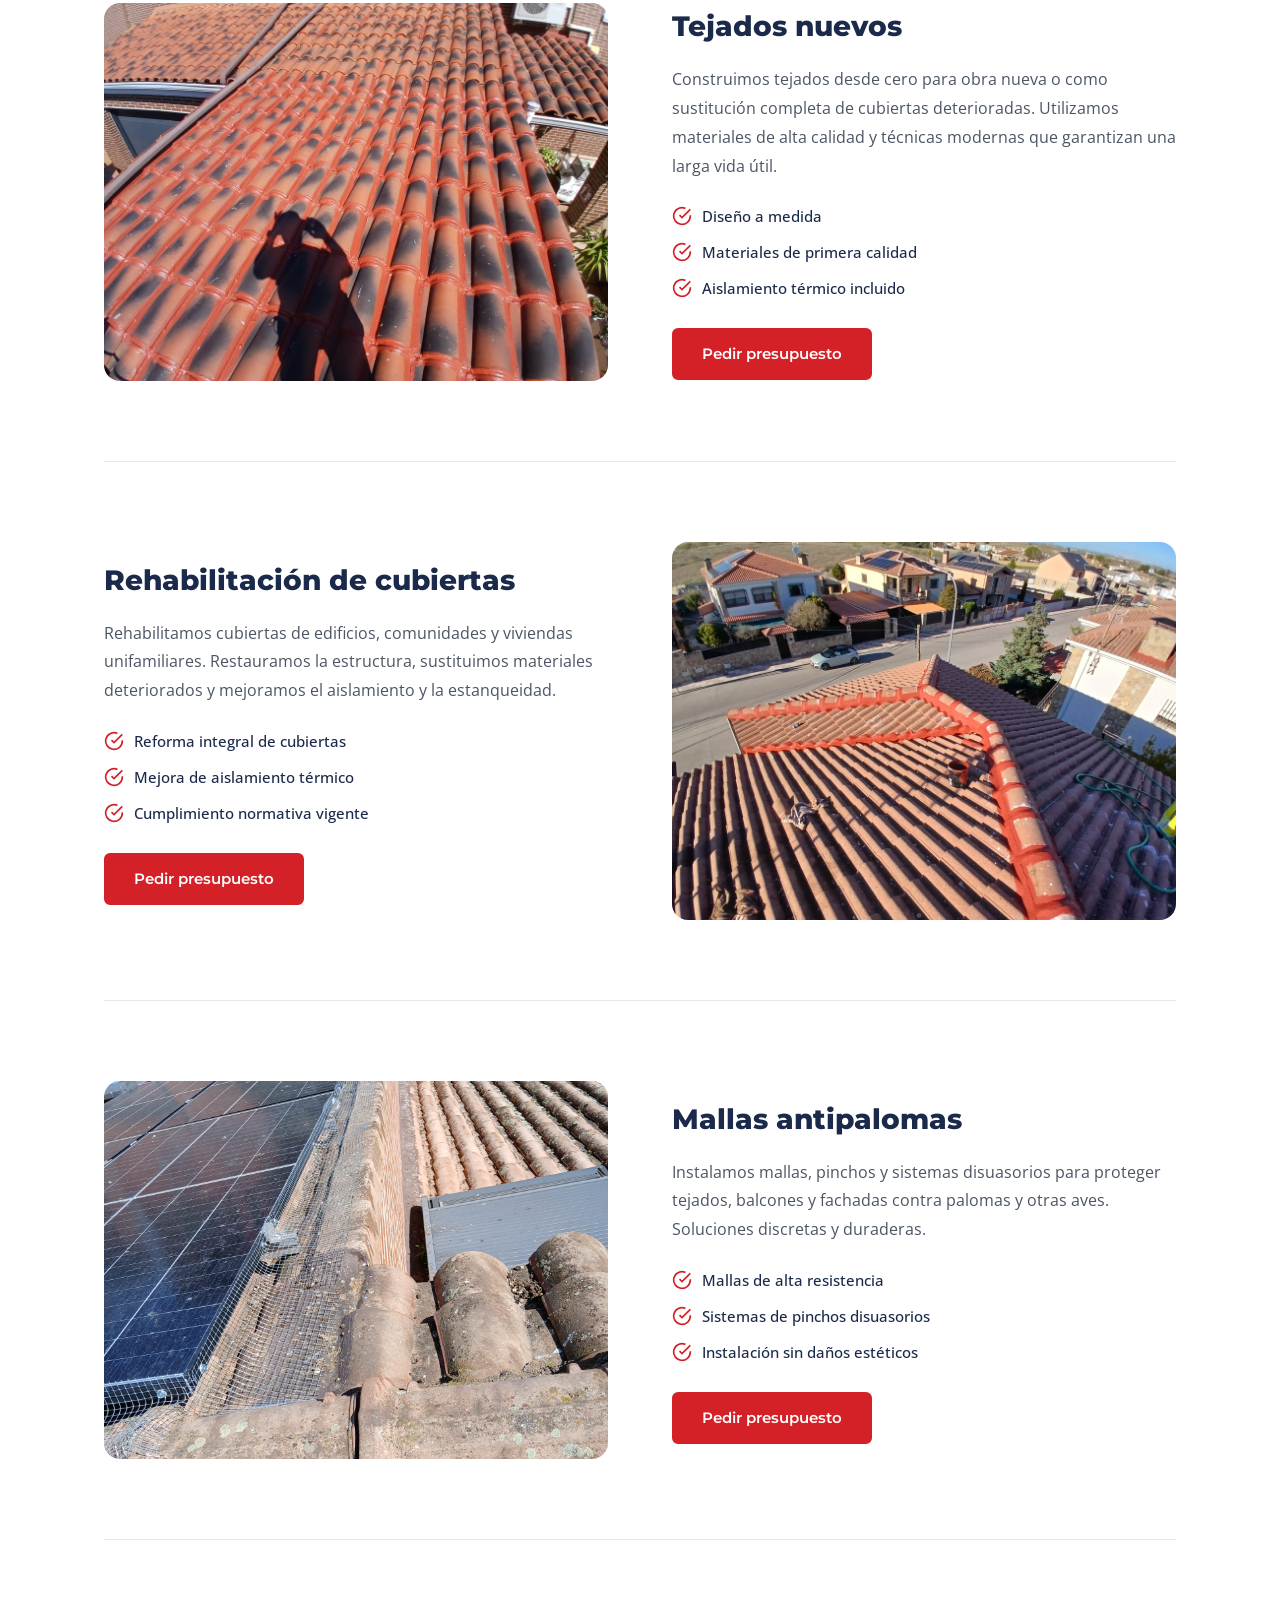
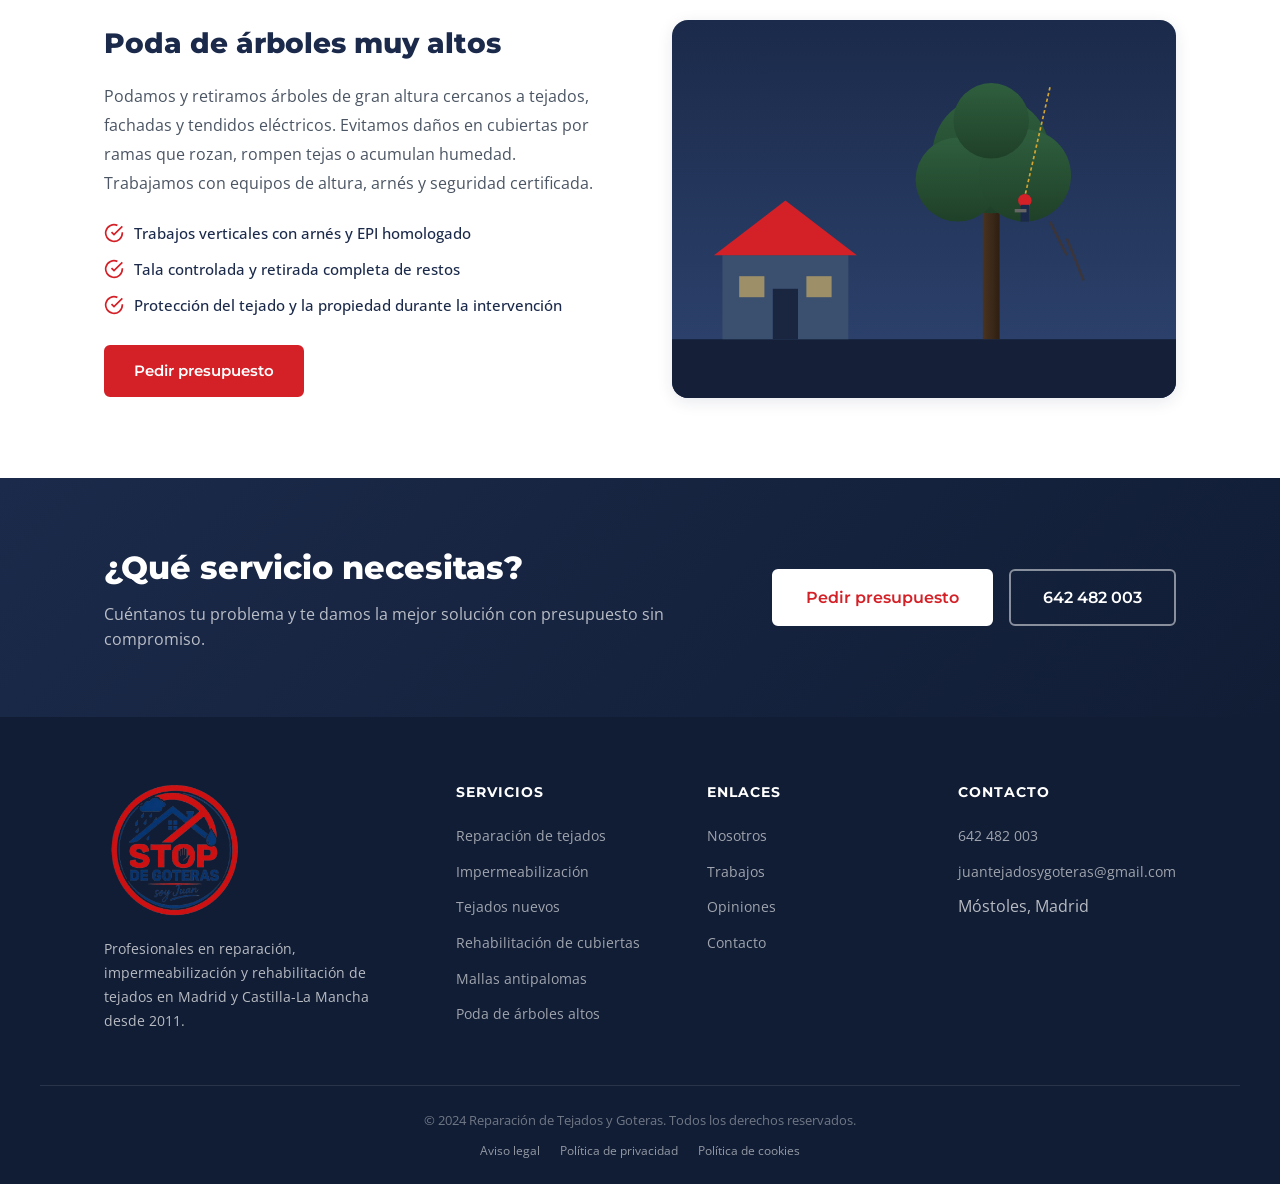
<file: servicios.html>
<!DOCTYPE html>
<html lang="es">
<head>
  <meta charset="UTF-8">
  <meta name="viewport" content="width=device-width, initial-scale=1.0">
  <title>Reparación de Tejados y Goteras en Madrid y Castilla-La Mancha | Servicios</title>
  <meta name="description" content="Servicios de reparación de tejados, impermeabilización, tejados nuevos, rehabilitación de cubiertas, mallas antipalomas y poda de árboles altos en Madrid y Castilla-La Mancha.">
  <link rel="canonical" href="https://tejadosjuan.com/servicios">
  <meta property="og:type" content="website">
  <meta property="og:site_name" content="Reparación de Tejados y Goteras">
  <meta property="og:locale" content="es_ES">
  <meta property="og:url" content="https://tejadosjuan.com/servicios">
  <meta property="og:title" content="Reparación de Tejados y Goteras en Madrid y Castilla-La Mancha | Servicios">
  <meta property="og:description" content="Reparación, impermeabilización, tejados nuevos, rehabilitación, mallas antipalomas y poda de árboles altos. Presupuesto personalizado.">
  <meta property="og:image" content="https://tejadosjuan.com/assets/img/logo.png">
  <meta name="twitter:card" content="summary_large_image">
  <link rel="icon" type="image/x-icon" href="/favicon.ico">
  <link rel="icon" type="image/png" sizes="32x32" href="/favicon-32.png">
  <link rel="apple-touch-icon" href="assets/img/favicon.png">
  <link rel="preconnect" href="https://fonts.googleapis.com">
  <link rel="preconnect" href="https://fonts.gstatic.com" crossorigin>
  <link href="https://fonts.googleapis.com/css2?family=Montserrat:wght@400;500;600;700;800&family=Open+Sans:wght@400;500;600&display=swap" rel="stylesheet">
  <link rel="stylesheet" href="assets/css/styles.css">
</head>
<body>

  <!-- HEADER -->
  <header class="header" id="header">
    <div class="container header__inner">
      <a href="/" class="header__logo">
        <img src="assets/img/logo.png" alt="Reparación de Tejados y Goteras" class="header__logo-img">
      </a>
      <nav class="header__nav" id="nav" aria-label="Navegación principal">
        <ul class="header__menu">
          <li><a href="/" class="header__link">Inicio</a></li>
          <li><a href="servicios" class="header__link active">Servicios</a></li>
          <li><a href="nosotros" class="header__link">Nosotros</a></li>
          <li><a href="trabajos" class="header__link">Trabajos</a></li>
          <li><a href="opiniones" class="header__link">Opiniones</a></li>
          <li><a href="contacto" class="header__link">Contacto</a></li>
        </ul>
      </nav>
      <a href="tel:642482003" class="header__cta">
        <svg width="18" height="18" viewBox="0 0 24 24" fill="none" stroke="currentColor" stroke-width="2" stroke-linecap="round" stroke-linejoin="round"><path d="M22 16.92v3a2 2 0 0 1-2.18 2 19.79 19.79 0 0 1-8.63-3.07 19.5 19.5 0 0 1-6-6 19.79 19.79 0 0 1-3.07-8.67A2 2 0 0 1 4.11 2h3a2 2 0 0 1 2 1.72c.127.96.361 1.903.7 2.81a2 2 0 0 1-.45 2.11L8.09 9.91a16 16 0 0 0 6 6l1.27-1.27a2 2 0 0 1 2.11-.45c.907.339 1.85.573 2.81.7A2 2 0 0 1 22 16.92z"/></svg>
        642 482 003
      </a>
      <button class="header__burger" id="burger" aria-label="Abrir menú" aria-expanded="false">
        <span></span><span></span><span></span>
      </button>
    </div>
  </header>

  <!-- PAGE HERO -->
  <section class="page-hero">
    <canvas class="hero__rain" id="rainCanvas" aria-hidden="true"></canvas>
    <div class="page-hero__roof" id="pageRoof" aria-hidden="true">
      <svg viewBox="0 0 100 100" preserveAspectRatio="none">
        <polyline points="-5,95 50,-15 105,95" fill="none" stroke="rgba(212,32,39,0.45)" stroke-width="0.6" stroke-linejoin="round"/>
      </svg>
    </div>
    <div class="container" style="position:relative;z-index:2;">
      <nav class="breadcrumb">
        <a href="/">Inicio</a>
        <span class="breadcrumb__sep">/</span>
        <span class="breadcrumb__current">Servicios</span>
      </nav>
      <h1 class="page-hero__title">Nuestros servicios</h1>
      <p class="page-hero__subtitle">Soluciones profesionales para cada tipo de tejado y cubierta</p>
    </div>
    <div class="page-hero__wave" aria-hidden="true">
      <svg viewBox="0 0 1440 120" preserveAspectRatio="none">
        <path d="M0,80 C360,120 720,40 1080,80 C1260,100 1380,60 1440,80 L1440,120 L0,120 Z" fill="#ffffff"/>
      </svg>
    </div>
  </section>

  <!-- SERVICIOS DETALLADOS -->
  <section style="padding:40px 0 0;">
    <div class="container">

      <!-- Reparación -->
      <div class="service-detail">
        <div class="service-detail__img">
          <img src="assets/img/trabajos/reparacion-01.jpeg" alt="Reparación de tejados" loading="lazy" width="600" height="450">
        </div>
        <div class="service-detail__content">
          <h3>Reparación de tejados</h3>
          <p>Realizamos diagnóstico completo y reparamos todo tipo de averías: goteras, tejas rotas o desplazadas, canalones dañados, filtraciones por chimeneas y claraboyas. Actuamos con rapidez para evitar daños mayores.</p>
          <ul class="service-detail__features">
            <li class="service-detail__feature">
              <svg width="20" height="20" viewBox="0 0 24 24" fill="none" stroke="currentColor" stroke-width="2"><path d="M22 11.08V12a10 10 0 1 1-5.93-9.14"/><polyline points="22 4 12 14.01 9 11.01"/></svg>
              Detección precisa de filtraciones
            </li>
            <li class="service-detail__feature">
              <svg width="20" height="20" viewBox="0 0 24 24" fill="none" stroke="currentColor" stroke-width="2"><path d="M22 11.08V12a10 10 0 1 1-5.93-9.14"/><polyline points="22 4 12 14.01 9 11.01"/></svg>
              Sustitución de tejas y materiales
            </li>
            <li class="service-detail__feature">
              <svg width="20" height="20" viewBox="0 0 24 24" fill="none" stroke="currentColor" stroke-width="2"><path d="M22 11.08V12a10 10 0 1 1-5.93-9.14"/><polyline points="22 4 12 14.01 9 11.01"/></svg>
              Reparación de canalones y bajantes
            </li>
          </ul>
          <a href="contacto" class="btn btn--primary">Pedir presupuesto</a>
        </div>
      </div>

      <!-- Impermeabilización -->
      <div class="service-detail">
        <div class="service-detail__img">
          <img src="assets/img/trabajos/impermeabilizacion-01.jpeg" alt="Impermeabilización de cubiertas" loading="lazy" width="600" height="450">
        </div>
        <div class="service-detail__content">
          <h3>Impermeabilización</h3>
          <p>Aplicamos sistemas de impermeabilización profesional con membranas, láminas y tratamientos líquidos de alta durabilidad. Protegemos tu cubierta de forma duradera contra la lluvia, la humedad y las filtraciones.</p>
          <ul class="service-detail__features">
            <li class="service-detail__feature">
              <svg width="20" height="20" viewBox="0 0 24 24" fill="none" stroke="currentColor" stroke-width="2"><path d="M22 11.08V12a10 10 0 1 1-5.93-9.14"/><polyline points="22 4 12 14.01 9 11.01"/></svg>
              Membranas asfálticas y sintéticas
            </li>
            <li class="service-detail__feature">
              <svg width="20" height="20" viewBox="0 0 24 24" fill="none" stroke="currentColor" stroke-width="2"><path d="M22 11.08V12a10 10 0 1 1-5.93-9.14"/><polyline points="22 4 12 14.01 9 11.01"/></svg>
              Tratamientos anti-humedad
            </li>
            <li class="service-detail__feature">
              <svg width="20" height="20" viewBox="0 0 24 24" fill="none" stroke="currentColor" stroke-width="2"><path d="M22 11.08V12a10 10 0 1 1-5.93-9.14"/><polyline points="22 4 12 14.01 9 11.01"/></svg>
              Garantía de estanqueidad
            </li>
          </ul>
          <a href="contacto" class="btn btn--primary">Pedir presupuesto</a>
        </div>
      </div>

      <!-- Tejados nuevos -->
      <div class="service-detail">
        <div class="service-detail__img">
          <img src="assets/img/trabajos/tejado-nuevo-03.jpeg" alt="Instalación de tejados nuevos" loading="lazy" width="600" height="450">
        </div>
        <div class="service-detail__content">
          <h3>Tejados nuevos</h3>
          <p>Construimos tejados desde cero para obra nueva o como sustitución completa de cubiertas deterioradas. Utilizamos materiales de alta calidad y técnicas modernas que garantizan una larga vida útil.</p>
          <ul class="service-detail__features">
            <li class="service-detail__feature">
              <svg width="20" height="20" viewBox="0 0 24 24" fill="none" stroke="currentColor" stroke-width="2"><path d="M22 11.08V12a10 10 0 1 1-5.93-9.14"/><polyline points="22 4 12 14.01 9 11.01"/></svg>
              Diseño a medida
            </li>
            <li class="service-detail__feature">
              <svg width="20" height="20" viewBox="0 0 24 24" fill="none" stroke="currentColor" stroke-width="2"><path d="M22 11.08V12a10 10 0 1 1-5.93-9.14"/><polyline points="22 4 12 14.01 9 11.01"/></svg>
              Materiales de primera calidad
            </li>
            <li class="service-detail__feature">
              <svg width="20" height="20" viewBox="0 0 24 24" fill="none" stroke="currentColor" stroke-width="2"><path d="M22 11.08V12a10 10 0 1 1-5.93-9.14"/><polyline points="22 4 12 14.01 9 11.01"/></svg>
              Aislamiento térmico incluido
            </li>
          </ul>
          <a href="contacto" class="btn btn--primary">Pedir presupuesto</a>
        </div>
      </div>

      <!-- Rehabilitación -->
      <div class="service-detail">
        <div class="service-detail__img">
          <img src="assets/img/trabajos/rehabilitacion-02.jpeg" alt="Rehabilitación de cubiertas" loading="lazy" width="600" height="450">
        </div>
        <div class="service-detail__content">
          <h3>Rehabilitación de cubiertas</h3>
          <p>Rehabilitamos cubiertas de edificios, comunidades y viviendas unifamiliares. Restauramos la estructura, sustituimos materiales deteriorados y mejoramos el aislamiento y la estanqueidad.</p>
          <ul class="service-detail__features">
            <li class="service-detail__feature">
              <svg width="20" height="20" viewBox="0 0 24 24" fill="none" stroke="currentColor" stroke-width="2"><path d="M22 11.08V12a10 10 0 1 1-5.93-9.14"/><polyline points="22 4 12 14.01 9 11.01"/></svg>
              Reforma integral de cubiertas
            </li>
            <li class="service-detail__feature">
              <svg width="20" height="20" viewBox="0 0 24 24" fill="none" stroke="currentColor" stroke-width="2"><path d="M22 11.08V12a10 10 0 1 1-5.93-9.14"/><polyline points="22 4 12 14.01 9 11.01"/></svg>
              Mejora de aislamiento térmico
            </li>
            <li class="service-detail__feature">
              <svg width="20" height="20" viewBox="0 0 24 24" fill="none" stroke="currentColor" stroke-width="2"><path d="M22 11.08V12a10 10 0 1 1-5.93-9.14"/><polyline points="22 4 12 14.01 9 11.01"/></svg>
              Cumplimiento normativa vigente
            </li>
          </ul>
          <a href="contacto" class="btn btn--primary">Pedir presupuesto</a>
        </div>
      </div>

      <!-- Mallas antipalomas -->
      <div class="service-detail">
        <div class="service-detail__img">
          <img src="assets/img/trabajos/mallas-01.jpeg" alt="Instalación de mallas antipalomas" loading="lazy" width="600" height="450">
        </div>
        <div class="service-detail__content">
          <h3>Mallas antipalomas</h3>
          <p>Instalamos mallas, pinchos y sistemas disuasorios para proteger tejados, balcones y fachadas contra palomas y otras aves. Soluciones discretas y duraderas.</p>
          <ul class="service-detail__features">
            <li class="service-detail__feature">
              <svg width="20" height="20" viewBox="0 0 24 24" fill="none" stroke="currentColor" stroke-width="2"><path d="M22 11.08V12a10 10 0 1 1-5.93-9.14"/><polyline points="22 4 12 14.01 9 11.01"/></svg>
              Mallas de alta resistencia
            </li>
            <li class="service-detail__feature">
              <svg width="20" height="20" viewBox="0 0 24 24" fill="none" stroke="currentColor" stroke-width="2"><path d="M22 11.08V12a10 10 0 1 1-5.93-9.14"/><polyline points="22 4 12 14.01 9 11.01"/></svg>
              Sistemas de pinchos disuasorios
            </li>
            <li class="service-detail__feature">
              <svg width="20" height="20" viewBox="0 0 24 24" fill="none" stroke="currentColor" stroke-width="2"><path d="M22 11.08V12a10 10 0 1 1-5.93-9.14"/><polyline points="22 4 12 14.01 9 11.01"/></svg>
              Instalación sin daños estéticos
            </li>
          </ul>
          <a href="contacto" class="btn btn--primary">Pedir presupuesto</a>
        </div>
      </div>

      <!-- Poda de árboles muy altos -->
      <div class="service-detail">
        <div class="service-detail__img service-detail__img--illustrated" aria-hidden="true">
          <svg viewBox="0 0 600 450" preserveAspectRatio="xMidYMid slice" width="600" height="450">
            <defs>
              <linearGradient id="skyGrad" x1="0" y1="0" x2="0" y2="1">
                <stop offset="0%" stop-color="#1B2A4A"/>
                <stop offset="100%" stop-color="#2E4470"/>
              </linearGradient>
              <linearGradient id="treeGrad" x1="0" y1="0" x2="0" y2="1">
                <stop offset="0%" stop-color="#2F5F3E"/>
                <stop offset="100%" stop-color="#1F4028"/>
              </linearGradient>
              <linearGradient id="trunkGrad" x1="0" y1="0" x2="1" y2="0">
                <stop offset="0%" stop-color="#4A3320"/>
                <stop offset="100%" stop-color="#2E1F12"/>
              </linearGradient>
            </defs>
            <rect width="600" height="450" fill="url(#skyGrad)"/>
            <rect y="380" width="600" height="70" fill="#152038"/>
            <!-- Casa -->
            <rect x="60" y="280" width="150" height="100" fill="#3B4F6E"/>
            <polygon points="50,280 135,215 220,280" fill="#D42027"/>
            <rect x="120" y="320" width="30" height="60" fill="#1A2540"/>
            <rect x="80" y="305" width="30" height="25" fill="rgba(255,210,100,0.5)"/>
            <rect x="160" y="305" width="30" height="25" fill="rgba(255,210,100,0.5)"/>
            <!-- Árbol alto -->
            <rect x="370" y="200" width="20" height="180" fill="url(#trunkGrad)"/>
            <circle cx="380" cy="160" r="70" fill="url(#treeGrad)"/>
            <circle cx="340" cy="190" r="50" fill="url(#treeGrad)"/>
            <circle cx="420" cy="185" r="55" fill="url(#treeGrad)"/>
            <circle cx="380" cy="120" r="45" fill="url(#treeGrad)"/>
            <!-- Operario con arnés -->
            <line x1="450" y1="80" x2="420" y2="210" stroke="#D4A530" stroke-width="2" stroke-dasharray="4 3"/>
            <circle cx="420" cy="215" r="8" fill="#D42027"/>
            <rect x="415" y="220" width="10" height="20" fill="#1B2A4A"/>
            <!-- Motosierra representada -->
            <rect x="408" y="225" width="14" height="4" fill="#666"/>
            <!-- Ramas cayendo -->
            <line x1="450" y1="240" x2="470" y2="280" stroke="#4A3320" stroke-width="3" opacity="0.6"/>
            <line x1="470" y1="260" x2="490" y2="310" stroke="#4A3320" stroke-width="3" opacity="0.6"/>
          </svg>
        </div>
        <div class="service-detail__content">
          <h3>Poda de árboles muy altos</h3>
          <p>Podamos y retiramos árboles de gran altura cercanos a tejados, fachadas y tendidos eléctricos. Evitamos daños en cubiertas por ramas que rozan, rompen tejas o acumulan humedad. Trabajamos con equipos de altura, arnés y seguridad certificada.</p>
          <ul class="service-detail__features">
            <li class="service-detail__feature">
              <svg width="20" height="20" viewBox="0 0 24 24" fill="none" stroke="currentColor" stroke-width="2"><path d="M22 11.08V12a10 10 0 1 1-5.93-9.14"/><polyline points="22 4 12 14.01 9 11.01"/></svg>
              Trabajos verticales con arnés y EPI homologado
            </li>
            <li class="service-detail__feature">
              <svg width="20" height="20" viewBox="0 0 24 24" fill="none" stroke="currentColor" stroke-width="2"><path d="M22 11.08V12a10 10 0 1 1-5.93-9.14"/><polyline points="22 4 12 14.01 9 11.01"/></svg>
              Tala controlada y retirada completa de restos
            </li>
            <li class="service-detail__feature">
              <svg width="20" height="20" viewBox="0 0 24 24" fill="none" stroke="currentColor" stroke-width="2"><path d="M22 11.08V12a10 10 0 1 1-5.93-9.14"/><polyline points="22 4 12 14.01 9 11.01"/></svg>
              Protección del tejado y la propiedad durante la intervención
            </li>
          </ul>
          <a href="contacto" class="btn btn--primary">Pedir presupuesto</a>
        </div>
      </div>

    </div>
  </section>

  <!-- CTA -->
  <section class="cta-band">
    <div class="container cta-band__inner">
      <div class="cta-band__text">
        <h2 class="cta-band__title">¿Qué servicio necesitas?</h2>
        <p class="cta-band__desc">Cuéntanos tu problema y te damos la mejor solución con presupuesto sin compromiso.</p>
      </div>
      <div class="cta-band__actions">
        <a href="contacto" class="btn btn--white btn--lg">Pedir presupuesto</a>
        <a href="tel:642482003" class="btn btn--outline-white btn--lg">642 482 003</a>
      </div>
    </div>
  </section>

  <!-- FOOTER -->
  <footer class="footer">
    <div class="container footer__inner">
      <div class="footer__brand">
        <img src="assets/img/logo.png" alt="Reparación de Tejados y Goteras" class="footer__logo" width="140">
        <p class="footer__desc">Profesionales en reparación, impermeabilización y rehabilitación de tejados en Madrid y Castilla-La Mancha desde 2011.</p>
      </div>
      <div class="footer__links">
        <h4 class="footer__heading">Servicios</h4>
        <ul>
          <li><a href="servicios">Reparación de tejados</a></li>
          <li><a href="servicios">Impermeabilización</a></li>
          <li><a href="servicios">Tejados nuevos</a></li>
          <li><a href="servicios">Rehabilitación de cubiertas</a></li>
          <li><a href="servicios">Mallas antipalomas</a></li>
          <li><a href="servicios">Poda de árboles altos</a></li>
        </ul>
      </div>
      <div class="footer__links">
        <h4 class="footer__heading">Enlaces</h4>
        <ul>
          <li><a href="nosotros">Nosotros</a></li>
          <li><a href="trabajos">Trabajos</a></li>
          <li><a href="opiniones">Opiniones</a></li>
          <li><a href="contacto">Contacto</a></li>
        </ul>
      </div>
      <div class="footer__links">
        <h4 class="footer__heading">Contacto</h4>
        <ul>
          <li><a href="tel:642482003">642 482 003</a></li>
          <li><a href="mailto:juantejadosygoteras@gmail.com">juantejadosygoteras@gmail.com</a></li>
          <li>Móstoles, Madrid</li>
        </ul>
      </div>
    </div>
    <div class="footer__bottom">
      <div class="container footer__bottom-inner">
        <p>&copy; 2024 Reparación de Tejados y Goteras. Todos los derechos reservados.</p>
        <ul class="footer__legal">
          <li><a href="aviso-legal">Aviso legal</a></li>
          <li><a href="privacidad">Política de privacidad</a></li>
          <li><a href="cookies">Política de cookies</a></li>
        </ul>
      </div>
    </div>
  </footer>

  <div class="cookie-banner" id="cookieBanner" hidden>
    <div class="cookie-banner__inner">
      <p class="cookie-banner__text">Utilizamos cookies técnicas propias para el correcto funcionamiento de la web. No utilizamos cookies de seguimiento ni publicitarias. Puedes consultar más información en nuestra <a href="cookies">Política de cookies</a>.</p>
      <div class="cookie-banner__actions">
        <button type="button" class="btn btn--primary" id="cookieAccept">Aceptar</button>
      </div>
    </div>
  </div>

  <script src="assets/js/main.js"></script>
</body>
</html>
</file>
<file: assets/css/styles.css>
/* ============================================
   REPARACIÓN DE TEJADOS JUAN
   Paleta: Rojo #D42027, Azul Marino #1B2A4A
   Fondo: Blanco #FFFFFF
   ============================================ */

/* ---------- RESET & BASE ---------- */
*, *::before, *::after { box-sizing: border-box; margin: 0; padding: 0; }

:root {
  --red: #D42027;
  --red-dark: #B01A20;
  --red-light: #F2D5D6;
  --navy: #1B2A4A;
  --navy-dark: #111D35;
  --navy-light: #2E4470;
  --white: #FFFFFF;
  --gray-50: #F9FAFB;
  --gray-100: #F3F4F6;
  --gray-200: #E5E7EB;
  --gray-300: #D1D5DB;
  --gray-400: #9CA3AF;
  --gray-500: #6B7280;
  --gray-600: #4B5563;
  --gray-700: #374151;
  --gray-800: #1F2937;
  --gray-900: #111827;
  --shadow-sm: 0 1px 3px rgba(27,42,74,0.08);
  --shadow-md: 0 4px 16px rgba(27,42,74,0.10);
  --shadow-lg: 0 8px 32px rgba(27,42,74,0.12);
  --shadow-xl: 0 16px 48px rgba(27,42,74,0.16);
  --radius-sm: 6px;
  --radius-md: 10px;
  --radius-lg: 16px;
  --radius-xl: 24px;
  --transition: 0.25s ease;
  --font-heading: 'Montserrat', sans-serif;
  --font-body: 'Open Sans', sans-serif;
}

html {
  scroll-behavior: smooth;
  scroll-padding-top: 80px;
}

body {
  font-family: var(--font-body);
  font-size: 16px;
  line-height: 1.6;
  color: var(--gray-700);
  background: var(--white);
  -webkit-font-smoothing: antialiased;
}

img { max-width: 100%; height: auto; display: block; }
a { text-decoration: none; color: inherit; transition: color var(--transition); }
ul { list-style: none; }

.container {
  width: 100%;
  max-width: 1200px;
  margin: 0 auto;
  padding: 0 clamp(24px, 6vw, 64px);
}

/* ---------- BUTTONS ---------- */
.btn {
  display: inline-flex;
  align-items: center;
  gap: 8px;
  font-family: var(--font-heading);
  font-weight: 600;
  font-size: 15px;
  padding: 12px 28px;
  border-radius: var(--radius-sm);
  border: 2px solid transparent;
  cursor: pointer;
  transition: all var(--transition);
  white-space: nowrap;
}
.btn--primary {
  background: var(--red);
  color: var(--white);
  border-color: var(--red);
}
.btn--primary:hover {
  background: var(--red-dark);
  border-color: var(--red-dark);
  transform: translateY(-2px);
  box-shadow: 0 6px 20px rgba(212,32,39,0.35);
}
.btn--outline {
  background: transparent;
  color: var(--white);
  border-color: rgba(255,255,255,0.5);
}
.btn--outline:hover {
  background: var(--white);
  color: var(--navy);
  border-color: var(--white);
}
.btn--navy {
  background: var(--navy);
  color: var(--white);
  border-color: var(--navy);
}
.btn--navy:hover {
  background: var(--navy-dark);
  border-color: var(--navy-dark);
  transform: translateY(-2px);
  box-shadow: 0 6px 20px rgba(27,42,74,0.3);
}
.btn--outline-red {
  background: transparent;
  color: var(--red);
  border-color: var(--red);
}
.btn--outline-red:hover {
  background: var(--red);
  color: var(--white);
}
.btn--white {
  background: var(--white);
  color: var(--red);
  border-color: var(--white);
}
.btn--white:hover {
  background: var(--gray-100);
  transform: translateY(-2px);
  box-shadow: var(--shadow-md);
}
.btn--outline-white {
  background: transparent;
  color: var(--white);
  border-color: rgba(255,255,255,0.5);
}
.btn--outline-white:hover {
  background: rgba(255,255,255,0.15);
  border-color: var(--white);
}
.btn--lg {
  padding: 14px 32px;
  font-size: 16px;
}

/* ---------- HEADER ---------- */
.header {
  position: fixed;
  top: 0;
  left: 0;
  right: 0;
  z-index: 1000;
  background: var(--white);
  transition: all 0.3s ease;
  border-bottom: 1px solid transparent;
}
.header--scrolled {
  border-bottom-color: var(--gray-200);
  box-shadow: var(--shadow-sm);
}
.header__inner {
  display: flex;
  align-items: center;
  justify-content: space-between;
  height: 80px;
}
.header__logo-img {
  height: 60px;
  width: auto;
  max-width: 160px;
  object-fit: contain;
  flex-shrink: 0;
}
.header__nav { margin-left: auto; margin-right: 32px; }
.header__menu { display: flex; gap: 24px; }
.header__link {
  font-family: var(--font-heading);
  font-size: 14px;
  font-weight: 600;
  text-transform: uppercase;
  letter-spacing: 0.5px;
  color: var(--navy);
  padding: 8px 0;
  position: relative;
}
.header__link::after {
  content: '';
  position: absolute;
  bottom: 0; left: 0;
  width: 0; height: 2px;
  background: var(--red);
  transition: width var(--transition);
}
.header__link:hover, .header__link.active { color: var(--red); }
.header__link:hover::after, .header__link.active::after { width: 100%; }

.header__cta {
  display: flex;
  align-items: center;
  gap: 8px;
  font-family: var(--font-heading);
  font-weight: 700;
  font-size: 15px;
  color: var(--red);
  padding: 10px 20px;
  border: 2px solid var(--red);
  border-radius: var(--radius-sm);
  transition: all var(--transition);
  flex-shrink: 0;
  white-space: nowrap;
}
.header__cta:hover { background: var(--red); color: var(--white); }

.header__burger {
  display: none;
  flex-direction: column;
  justify-content: center;
  gap: 5px;
  width: 44px; height: 44px;
  background: none; border: none; cursor: pointer; padding: 8px;
}

@media (max-width: 900px) {
  .header__cta { display: none; }
  .header__burger { display: flex; }
  .header__nav { margin-right: 8px; }
}

.header__burger span {
  display: block; width: 100%; height: 2px;
  background: var(--navy); border-radius: 2px;
  transition: all 0.3s ease;
}
.header__burger.open span:nth-child(1) { transform: rotate(45deg) translate(5px, 5px); }
.header__burger.open span:nth-child(2) { opacity: 0; }
.header__burger.open span:nth-child(3) { transform: rotate(-45deg) translate(5px, -5px); }

/* ---------- HERO (index.html) ---------- */
.hero {
  position: relative;
  min-height: 100vh;
  display: flex;
  align-items: center;
  background: linear-gradient(135deg, var(--navy) 0%, var(--navy-dark) 100%);
  overflow: hidden;
  padding-top: 80px;
}

/* Rain canvas */
.hero__rain {
  position: absolute;
  inset: 0;
  width: 100%;
  height: 100%;
  z-index: 1;
  pointer-events: none;
}

/* ===== HOUSE SCENE (premium) ===== */
/* Timeline: 0-4s exposed | 4-6s roof descends | 6s+ protected */

.hero__scene {
  position: absolute;
  right: 0;
  top: 50%;
  transform: translateY(-50%);
  width: 50%;
  max-width: 560px;
  z-index: 2;
  pointer-events: none;
}
.hero__scene-svg { width: 100%; height: auto; }

/* House entrance */
.scene__house { animation: house-appear 1s ease-out 0.5s both; }
@keyframes house-appear {
  from { opacity: 0; transform: translateY(20px); }
  to { opacity: 1; transform: translateY(0); }
}

/* Indoor rain */
.indoor-drop {
  animation: idrop-fall 0.7s linear infinite, idrop-fade 8s ease forwards;
}
.indoor-drop:nth-child(2) { animation-delay: 0.1s, 0s; }
.indoor-drop:nth-child(3) { animation-delay: 0.25s, 0s; }
.indoor-drop:nth-child(4) { animation-delay: 0.4s, 0s; }
.indoor-drop:nth-child(5) { animation-delay: 0.55s, 0s; }
.indoor-drop:nth-child(6) { animation-delay: 0.15s, 0s; }
.indoor-drop:nth-child(7) { animation-delay: 0.45s, 0s; }

@keyframes idrop-fall {
  0%   { transform: translateY(-20px); opacity: 0; }
  15%  { opacity: 1; }
  85%  { opacity: 1; }
  100% { transform: translateY(150px); opacity: 0; }
}
@keyframes idrop-fade {
  0%, 40% { visibility: visible; }
  55%     { visibility: hidden; }
  100%    { visibility: hidden; }
}

/* Puddles */
.indoor-puddle {
  animation: puddle 8s ease forwards;
}
.indoor-puddle--2 { animation-delay: 0.3s; }
@keyframes puddle {
  0%        { rx: 0; opacity: 0; }
  10%       { rx: 25; opacity: 0.2; }
  45%       { rx: 28; opacity: 0.2; }
  65%       { rx: 5; opacity: 0; }
  100%      { rx: 0; opacity: 0; }
}

/* Alert icon */
.scene__alert {
  animation: alert-pulse 0.8s ease-in-out infinite alternate, alert-out 8s ease forwards;
}
@keyframes alert-pulse {
  from { transform: scale(1); }
  to   { transform: scale(1.1); }
}
@keyframes alert-out {
  0%, 35% { opacity: 1; }
  50%     { opacity: 0; }
  100%    { opacity: 0; }
}

/* Roof descends */
.scene__roof {
  animation: roof-drop 8s cubic-bezier(0.22, 1, 0.36, 1) forwards;
}
@keyframes roof-drop {
  0%, 42% { transform: translateY(-260px) scale(0.9); opacity: 0; }
  45%     { opacity: 1; }
  62%     { transform: translateY(0) scale(1); }
  66%     { transform: translateY(5px) scale(1.01); }
  72%     { transform: translateY(0) scale(1); }
  100%    { transform: translateY(0) scale(1); opacity: 1; }
}

/* Splashes SVG hidden - collision handled by canvas */
.scene__splashes { display: none; }

/* Shield */
.scene__shield {
  animation: shield-pop 8s ease forwards;
}
@keyframes shield-pop {
  0%, 74% { opacity: 0; transform: scale(0.3) translateY(10px); }
  82%     { opacity: 1; transform: scale(1.2) translateY(-5px); }
  88%     { transform: scale(0.92) translateY(2px); }
  94%     { transform: scale(1.05) translateY(-1px); }
  100%    { opacity: 1; transform: scale(1) translateY(0); }
}

/* Window warm glow when protected */
.scene__window-glow {
  opacity: 0;
  animation: win-glow 8s ease forwards;
}
@keyframes win-glow {
  0%, 72% { opacity: 0; }
  85%     { opacity: 1; }
  100%    { opacity: 1; }
}
.scene__window {
  animation: win-flicker 8s ease forwards;
}
@keyframes win-flicker {
  0%, 72% { fill: url(#windowGlow); }
  80%     { fill: rgba(255,200,80,0.2); }
  85%     { fill: rgba(255,200,80,0.12); }
  90%     { fill: rgba(255,200,80,0.22); }
  100%    { fill: rgba(255,200,80,0.18); }
}

/* Sparks canvas */
.hero__sparks {
  position: absolute;
  inset: 0;
  width: 100%;
  height: 100%;
  z-index: 3;
  pointer-events: none;
}

/* Hero content */
.hero__content {
  position: relative;
  z-index: 10;
  padding: 80px 0;
  padding-left: clamp(0px, 3vw, 40px);
}

.hero__badge {
  display: inline-block;
  font-family: var(--font-heading);
  font-size: 13px;
  font-weight: 600;
  text-transform: uppercase;
  letter-spacing: 2px;
  color: var(--red);
  background: rgba(212,32,39,0.12);
  padding: 8px 20px;
  border-radius: 50px;
  margin-bottom: 24px;
  border: 1px solid rgba(212,32,39,0.25);
  animation: badge-enter 0.8s ease-out 0.3s both;
}
@keyframes badge-enter {
  from { opacity: 0; transform: translateY(20px); }
  to { opacity: 1; transform: translateY(0); }
}

.hero__title {
  font-family: var(--font-heading);
  font-size: clamp(36px, 6vw, 68px);
  font-weight: 800;
  color: var(--white);
  line-height: 1.1;
  margin-bottom: 20px;
}
.hero__title-line {
  display: block;
  overflow: hidden;
}
.hero__title-line--1 {
  animation: title-slide-up 0.8s cubic-bezier(0.16, 1, 0.3, 1) 0.5s both;
}
.hero__title-line--2 {
  color: var(--red);
  animation: title-slide-up 0.8s cubic-bezier(0.16, 1, 0.3, 1) 0.7s both;
}
@keyframes title-slide-up {
  from { opacity: 0; transform: translateY(100%); }
  to { opacity: 1; transform: translateY(0); }
}

.hero__subtitle {
  font-size: 18px;
  line-height: 1.7;
  color: rgba(255,255,255,0.8);
  max-width: 560px;
  margin-bottom: 36px;
  animation: fade-in-up 0.8s ease-out 0.9s both;
}
.hero__subtitle strong { color: var(--white); }

.hero__actions {
  display: flex;
  gap: 16px;
  flex-wrap: wrap;
  margin-bottom: 60px;
  animation: fade-in-up 0.8s ease-out 1.1s both;
}

/* CTA pulse ring */
.hero__cta-pulse {
  position: relative;
}
.hero__cta-pulse::before {
  content: '';
  position: absolute;
  inset: -4px;
  border-radius: var(--radius-sm);
  border: 2px solid var(--red);
  animation: cta-ring 2s ease-out infinite;
}
@keyframes cta-ring {
  0% { transform: scale(1); opacity: 0.6; }
  100% { transform: scale(1.15); opacity: 0; }
}

.hero__stats {
  display: flex;
  gap: 48px;
  padding-top: 40px;
  border-top: 1px solid rgba(255,255,255,0.15);
  animation: fade-in-up 0.8s ease-out 1.3s both;
}
.hero__stat-number {
  display: block;
  font-family: var(--font-heading);
  font-size: 42px;
  font-weight: 800;
  color: var(--red);
  line-height: 1;
}
.hero__stat-label {
  font-size: 14px;
  color: rgba(255,255,255,0.6);
  margin-top: 6px;
  display: block;
}

@keyframes fade-in-up {
  from { opacity: 0; transform: translateY(30px); }
  to { opacity: 1; transform: translateY(0); }
}

/* Hero wave */
.hero__wave {
  position: absolute;
  bottom: -1px;
  left: 0; right: 0;
  z-index: 5;
  line-height: 0;
}
.hero__wave svg {
  width: 100%;
  height: 80px;
}

/* ---------- PAGE HERO (inner pages) ---------- */
.page-hero {
  position: relative;
  padding: 180px 0 100px;
  background: linear-gradient(135deg, var(--navy) 0%, var(--navy-dark) 100%);
  overflow: hidden;
  text-align: center;
}
.page-hero__title {
  font-family: var(--font-heading);
  font-size: clamp(22px, 3.2vw, 38px);
  font-weight: 800;
  color: var(--white);
  margin: 0 auto 14px;
  max-width: 520px;
  animation: title-slide-up 0.8s cubic-bezier(0.16, 1, 0.3, 1) 0.3s both;
  overflow-wrap: break-word;
  word-wrap: break-word;
  hyphens: auto;
  line-height: 1.25;
}
.page-hero__subtitle {
  font-size: clamp(14px, 1.6vw, 17px);
  color: rgba(255,255,255,0.7);
  max-width: 500px;
  margin: 0 auto;
  animation: fade-in-up 0.8s ease-out 0.5s both;
  overflow-wrap: break-word;
}
.page-hero__roof {
  position: absolute;
  top: 0;
  left: 0;
  right: 0;
  bottom: 0;
  z-index: 1;
  pointer-events: none;
  overflow: hidden;
}
.page-hero__roof svg {
  position: absolute;
  top: 0;
  left: 0;
  width: 100%;
  height: 100%;
}
@media (max-width: 720px) {
  .page-hero__roof { display: none; }
}

.page-hero__wave {
  position: absolute;
  bottom: -1px;
  left: 0; right: 0;
  line-height: 0;
}
.page-hero__wave svg { width: 100%; height: 60px; }

/* Breadcrumb */
.breadcrumb {
  display: flex;
  align-items: center;
  gap: 8px;
  justify-content: center;
  margin-bottom: 16px;
  animation: fade-in-up 0.6s ease-out 0.2s both;
}
.breadcrumb a {
  font-family: var(--font-heading);
  font-size: 13px;
  font-weight: 500;
  color: rgba(255,255,255,0.5);
  text-transform: uppercase;
  letter-spacing: 1px;
}
.breadcrumb a:hover { color: var(--white); }
.breadcrumb__sep { color: rgba(255,255,255,0.3); font-size: 12px; }
.breadcrumb__current {
  font-family: var(--font-heading);
  font-size: 13px;
  font-weight: 600;
  color: var(--red);
  text-transform: uppercase;
  letter-spacing: 1px;
}

/* ---------- SECTION HEADER ---------- */
.section-header {
  text-align: center;
  max-width: 640px;
  margin: 0 auto 56px;
}
.section-header__tag {
  display: inline-block;
  font-family: var(--font-heading);
  font-size: 13px;
  font-weight: 700;
  text-transform: uppercase;
  letter-spacing: 2px;
  color: var(--red);
  margin-bottom: 12px;
}
.section-header__title {
  font-family: var(--font-heading);
  font-size: clamp(28px, 4vw, 40px);
  font-weight: 800;
  color: var(--navy);
  line-height: 1.2;
  margin-bottom: 16px;
}
.section-header__desc {
  font-size: 16px;
  color: var(--gray-500);
  line-height: 1.7;
}

/* ---------- SERVICES (servicios.html) ---------- */
.services {
  padding: 100px 0;
  background: var(--white);
}
.services__grid {
  display: grid;
  grid-template-columns: repeat(auto-fit, minmax(min(100%, 320px), 1fr));
  gap: 24px;
}
.service-card {
  background: var(--white);
  border: 1px solid var(--gray-200);
  border-radius: var(--radius-md);
  padding: 36px 32px;
  transition: all var(--transition);
  position: relative;
  overflow: hidden;
}
.service-card::before {
  content: '';
  position: absolute;
  top: 0; left: 0; right: 0;
  height: 3px;
  background: var(--red);
  transform: scaleX(0);
  transition: transform var(--transition);
}
.service-card:hover {
  border-color: var(--gray-300);
  box-shadow: var(--shadow-lg);
  transform: translateY(-4px);
}
.service-card:hover::before { transform: scaleX(1); }

.service-card__icon {
  width: 64px; height: 64px;
  background: var(--red-light);
  border-radius: var(--radius-md);
  display: flex; align-items: center; justify-content: center;
  margin-bottom: 20px;
  color: var(--red);
  transition: all var(--transition);
}
.service-card:hover .service-card__icon {
  background: var(--red);
  color: var(--white);
}
.service-card__title {
  font-family: var(--font-heading);
  font-size: 20px;
  font-weight: 700;
  color: var(--navy);
  margin-bottom: 12px;
}
.service-card__desc {
  font-size: 15px;
  color: var(--gray-500);
  line-height: 1.7;
  margin-bottom: 20px;
}
.service-card__link {
  display: inline-flex;
  align-items: center;
  gap: 6px;
  font-family: var(--font-heading);
  font-size: 14px;
  font-weight: 600;
  color: var(--red);
  transition: gap var(--transition);
}
.service-card__link:hover { gap: 12px; }

/* Service detail cards (individual service) */
.service-detail {
  display: grid;
  grid-template-columns: 1fr 1fr;
  gap: 64px;
  align-items: center;
  padding: 80px 0;
  border-bottom: 1px solid var(--gray-200);
}
.service-detail:nth-child(even) { direction: rtl; }
.service-detail:nth-child(even) > * { direction: ltr; }
.service-detail:last-child { border-bottom: none; }

.service-detail__img {
  border-radius: var(--radius-lg);
  overflow: hidden;
  aspect-ratio: 4/3;
  background: var(--gray-100);
}
.service-detail__img img {
  width: 100%;
  height: 100%;
  object-fit: cover;
}
.service-detail__content h3 {
  font-family: var(--font-heading);
  font-size: 28px;
  font-weight: 800;
  color: var(--navy);
  margin-bottom: 16px;
}
.service-detail__content p {
  font-size: 16px;
  color: var(--gray-600);
  line-height: 1.8;
  margin-bottom: 24px;
}
.service-detail__features {
  display: flex;
  flex-direction: column;
  gap: 12px;
  margin-bottom: 28px;
}
.service-detail__feature {
  display: flex;
  align-items: center;
  gap: 10px;
  font-size: 15px;
  font-weight: 500;
  color: var(--navy);
}
.service-detail__feature svg { color: var(--red); flex-shrink: 0; }

/* ---------- ABOUT (nosotros.html) ---------- */
.about {
  padding: 100px 0;
  background: var(--white);
}
.about__inner {
  display: grid;
  grid-template-columns: 1fr 1fr;
  gap: 64px;
  align-items: center;
}
.about__image {
  position: relative;
  border-radius: var(--radius-lg);
  overflow: visible;
}
.about__image img {
  width: 100%;
  aspect-ratio: 4/3;
  object-fit: cover;
  border-radius: var(--radius-lg);
}
.about__experience-badge {
  position: absolute;
  bottom: -20px;
  right: -20px;
  background: var(--red);
  color: var(--white);
  padding: 24px 28px;
  border-radius: var(--radius-md);
  text-align: center;
  box-shadow: var(--shadow-xl);
}
.about__experience-number {
  display: block;
  font-family: var(--font-heading);
  font-size: 44px;
  font-weight: 800;
  line-height: 1;
}
.about__experience-text {
  font-size: 13px;
  font-weight: 600;
  text-transform: uppercase;
  letter-spacing: 1px;
  margin-top: 4px;
  display: block;
}
.about__content .section-header__tag,
.about__content .section-header__title { text-align: left; }
.about__text {
  font-size: 16px;
  color: var(--gray-600);
  line-height: 1.7;
  margin-bottom: 16px;
}
.about__text strong { color: var(--navy); }
.about__features {
  margin: 28px 0 32px;
  display: flex;
  flex-direction: column;
  gap: 14px;
}
.about__feature {
  display: flex;
  align-items: center;
  gap: 12px;
  font-family: var(--font-heading);
  font-size: 15px;
  font-weight: 600;
  color: var(--navy);
}
.about__feature svg { flex-shrink: 0; color: var(--red); }

/* Values grid (nosotros.html) */
.values {
  padding: 80px 0;
  background: var(--gray-50);
}
.values__grid {
  display: grid;
  grid-template-columns: repeat(3, 1fr);
  gap: 32px;
}
.value-card {
  text-align: center;
  padding: 40px 28px;
  background: var(--white);
  border-radius: var(--radius-md);
  border: 1px solid var(--gray-200);
  transition: all var(--transition);
}
.value-card:hover {
  transform: translateY(-4px);
  box-shadow: var(--shadow-lg);
}
.value-card__icon {
  width: 72px; height: 72px;
  margin: 0 auto 20px;
  background: var(--red-light);
  border-radius: 50%;
  display: flex; align-items: center; justify-content: center;
  color: var(--red);
}
.value-card__title {
  font-family: var(--font-heading);
  font-size: 18px;
  font-weight: 700;
  color: var(--navy);
  margin-bottom: 10px;
}
.value-card__desc {
  font-size: 14px;
  color: var(--gray-500);
  line-height: 1.7;
}

/* ---------- GALLERY (trabajos.html) ---------- */
.gallery {
  padding: 100px 0;
  background: var(--white);
}
.gallery__grid {
  display: grid;
  grid-template-columns: repeat(3, 1fr);
  gap: 16px;
}
.gallery__item {
  position: relative;
  border-radius: var(--radius-md);
  overflow: hidden;
  cursor: pointer;
  aspect-ratio: 4/3;
  background: var(--gray-200);
}
.gallery__item img {
  width: 100%; height: 100%;
  object-fit: cover;
  transition: transform 0.4s ease;
}
.gallery__item:hover img { transform: scale(1.06); }
.gallery__overlay {
  position: absolute;
  inset: 0;
  background: linear-gradient(to top, rgba(27,42,74,0.85) 0%, transparent 60%);
  display: flex;
  align-items: flex-end;
  padding: 20px;
  opacity: 0;
  transition: opacity var(--transition);
}
.gallery__item:hover .gallery__overlay { opacity: 1; }
.gallery__category {
  font-family: var(--font-heading);
  font-size: 14px;
  font-weight: 600;
  color: var(--white);
  background: var(--red);
  padding: 6px 14px;
  border-radius: var(--radius-sm);
}

/* ---------- CTA BAND ---------- */
.cta-band {
  background: linear-gradient(135deg, var(--navy) 0%, var(--navy-dark) 100%);
  padding: 64px 0;
}
.cta-band__inner {
  display: flex;
  align-items: center;
  justify-content: space-between;
  gap: 40px;
}
.cta-band__title {
  font-family: var(--font-heading);
  font-size: clamp(24px, 3vw, 32px);
  font-weight: 800;
  color: var(--white);
  margin-bottom: 8px;
}
.cta-band__desc {
  font-size: 16px;
  color: rgba(255,255,255,0.7);
}
.cta-band__actions {
  display: flex;
  gap: 16px;
  flex-shrink: 0;
}

/* ---------- CONTACT (contacto.html) ---------- */
.contact {
  padding: 100px 0;
  background: var(--white);
}
.contact__grid {
  display: grid;
  grid-template-columns: 1.2fr 0.8fr;
  gap: 48px;
  align-items: start;
}
.contact__form {
  background: var(--gray-50);
  padding: 40px;
  border-radius: var(--radius-lg);
  border: 1px solid var(--gray-200);
  display: grid;
  grid-template-columns: 1fr 1fr;
  gap: 20px;
}
.form-group--full { grid-column: 1 / -1; }
.form-label {
  display: block;
  font-family: var(--font-heading);
  font-size: 14px;
  font-weight: 600;
  color: var(--navy);
  margin-bottom: 6px;
}
.form-label span { color: var(--red); }
.form-input {
  width: 100%;
  padding: 12px 16px;
  font-family: var(--font-body);
  font-size: 15px;
  color: var(--gray-800);
  background: var(--white);
  border: 1.5px solid var(--gray-200);
  border-radius: var(--radius-sm);
  transition: all var(--transition);
  appearance: none;
}
.form-input:focus {
  outline: none;
  border-color: var(--red);
  box-shadow: 0 0 0 3px rgba(212,32,39,0.1);
}
.form-input::placeholder { color: var(--gray-400); }
.form-input--textarea { resize: vertical; min-height: 120px; }
select.form-input {
  background-image: url("data:image/svg+xml,%3Csvg width='12' height='8' viewBox='0 0 12 8' fill='none' xmlns='http://www.w3.org/2000/svg'%3E%3Cpath d='M1 1.5L6 6.5L11 1.5' stroke='%236B7280' stroke-width='2' stroke-linecap='round' stroke-linejoin='round'/%3E%3C/svg%3E");
  background-repeat: no-repeat;
  background-position: right 16px center;
  padding-right: 40px;
}
.form-submit {
  grid-column: 1 / -1;
  width: 100%;
  justify-content: center;
  border: none;
  font-size: 16px;
  padding: 16px;
}
.contact__info {
  display: flex;
  flex-direction: column;
  gap: 16px;
}
.contact__info-card {
  display: flex;
  align-items: flex-start;
  gap: 16px;
  padding: 20px;
  background: var(--gray-50);
  border-radius: var(--radius-md);
  border: 1px solid var(--gray-200);
  transition: all var(--transition);
}
.contact__info-card:hover {
  box-shadow: var(--shadow-sm);
  border-color: var(--gray-300);
}
.contact__info-icon {
  width: 48px; height: 48px;
  background: var(--red-light);
  border-radius: var(--radius-sm);
  display: flex; align-items: center; justify-content: center;
  color: var(--red);
  flex-shrink: 0;
}
.contact__info-title {
  font-family: var(--font-heading);
  font-size: 13px;
  font-weight: 700;
  text-transform: uppercase;
  letter-spacing: 0.5px;
  color: var(--gray-400);
  margin-bottom: 4px;
}
.contact__info-value {
  font-size: 15px;
  font-weight: 500;
  color: var(--navy);
  display: block;
}
.contact__info-value--sub {
  font-size: 14px;
  color: var(--gray-500);
  font-weight: 400;
}
a.contact__info-value:hover { color: var(--red); }

/* Map embed */
.contact__map {
  margin-top: 24px;
  border-radius: var(--radius-md);
  overflow: hidden;
  border: 1px solid var(--gray-200);
}
.contact__map iframe {
  width: 100%;
  height: 220px;
  border: 0;
}

/* ---------- FOOTER ---------- */
.footer {
  background: var(--navy-dark);
  color: rgba(255,255,255,0.7);
  padding-top: 64px;
}
.footer__inner {
  display: grid;
  grid-template-columns: 1.5fr 1fr 1fr 1fr;
  gap: 48px;
  padding-bottom: 48px;
  border-bottom: 1px solid rgba(255,255,255,0.1);
}
@media (max-width: 900px) {
  .footer__inner { grid-template-columns: 1fr 1fr; gap: 32px; }
}
.footer__logo {
  margin-bottom: 16px;
  border-radius: var(--radius-sm);
}
.footer__desc {
  font-size: 14px;
  line-height: 1.7;
  max-width: 300px;
}
.footer__heading {
  font-family: var(--font-heading);
  font-size: 14px;
  font-weight: 700;
  text-transform: uppercase;
  letter-spacing: 1px;
  color: var(--white);
  margin-bottom: 20px;
}
.footer__links li { margin-bottom: 10px; }
.footer__links a {
  font-size: 14px;
  color: rgba(255,255,255,0.6);
  transition: color var(--transition);
}
.footer__links a:hover { color: var(--white); }
.footer__bottom { padding: 24px 0; }
.footer__bottom-inner {
  text-align: center;
  font-size: 13px;
  color: rgba(255,255,255,0.4);
}

/* ---------- LIGHTBOX ---------- */
.lightbox {
  position: fixed;
  inset: 0;
  z-index: 2000;
  background: rgba(0,0,0,0.92);
  display: flex;
  align-items: center;
  justify-content: center;
  opacity: 0;
  visibility: hidden;
  transition: all 0.3s ease;
}
.lightbox.open { opacity: 1; visibility: visible; }
.lightbox__img {
  max-width: 90vw;
  max-height: 85vh;
  border-radius: var(--radius-md);
  object-fit: contain;
}
.lightbox__close {
  position: absolute;
  top: 20px; right: 24px;
  width: 48px; height: 48px;
  font-size: 32px;
  color: var(--white);
  background: none; border: none; cursor: pointer;
  display: flex; align-items: center; justify-content: center;
}
.lightbox__prev, .lightbox__next {
  position: absolute;
  top: 50%;
  transform: translateY(-50%);
  width: 48px; height: 48px;
  background: rgba(255,255,255,0.1);
  border: none; border-radius: 50%;
  color: var(--white); cursor: pointer;
  display: flex; align-items: center; justify-content: center;
  transition: background var(--transition);
}
.lightbox__prev:hover, .lightbox__next:hover { background: rgba(255,255,255,0.25); }
.lightbox__prev { left: 20px; }
.lightbox__next { right: 20px; }

/* ---------- ANIMATIONS ---------- */
.fade-up {
  opacity: 0;
  transform: translateY(30px);
  transition: opacity 0.6s ease, transform 0.6s ease;
}
.fade-up.visible { opacity: 1; transform: translateY(0); }

/* Stagger children */
.fade-up:nth-child(1) { transition-delay: 0s; }
.fade-up:nth-child(2) { transition-delay: 0.1s; }
.fade-up:nth-child(3) { transition-delay: 0.2s; }
.fade-up:nth-child(4) { transition-delay: 0.3s; }
.fade-up:nth-child(5) { transition-delay: 0.4s; }
.fade-up:nth-child(6) { transition-delay: 0.5s; }

/* ---------- RESPONSIVE ---------- */
@media (max-width: 1024px) {
  .about__inner { gap: 40px; }
  .contact__grid { grid-template-columns: 1fr; }
  .cta-band__inner { flex-direction: column; text-align: center; }
  .service-detail { grid-template-columns: 1fr; gap: 32px; }
  .service-detail:nth-child(even) { direction: ltr; }
  .values__grid { grid-template-columns: repeat(2, 1fr); }
}

@media (max-width: 900px) {
  .header__inner { height: 70px; }
  .header__logo-img { height: 48px; }
  .header__nav {
    position: fixed;
    top: 70px;
    left: 0; right: 0;
    background: var(--white);
    padding: 16px 24px;
    transform: translateY(-120%);
    opacity: 0;
    visibility: hidden;
    transition: all 0.3s ease;
    border-bottom: 1px solid var(--gray-200);
    box-shadow: var(--shadow-lg);
    margin: 0;
    max-height: calc(100vh - 70px);
    overflow-y: auto;
  }
  .header__nav.open { transform: translateY(0); opacity: 1; visibility: visible; }
  .header__menu { flex-direction: column; gap: 0; }
  .header__link {
    display: block;
    padding: 14px 0;
    font-size: 16px;
    border-bottom: 1px solid var(--gray-100);
  }
  .header__link::after { display: none; }

  .hero { min-height: auto; padding: 110px 0 90px; }
  .hero__scene { display: none; }
  .hero__title { font-size: clamp(30px, 8vw, 48px); }
  .hero__subtitle { font-size: 16px; }
  .hero__stats { flex-direction: column; gap: 20px; padding-top: 28px; }
  .hero__stat { display: flex; align-items: center; gap: 12px; }
  .hero__stat-number { font-size: 32px; }
  .hero__stat-label { margin-top: 0; font-size: 13px; }

  .page-hero { padding: 120px 0 50px; }
  .page-hero__title { font-size: clamp(20px, 5.5vw, 32px); }
  .page-hero__subtitle { font-size: 14px; padding: 0 8px; }

  .section-header { margin-bottom: 40px; }

  .services { padding: 60px 0; }
  .services__grid { grid-template-columns: 1fr; gap: 16px; }
  .service-card { padding: 28px 24px; }

  .about { padding: 60px 0; }
  .about__inner { grid-template-columns: 1fr; gap: 48px; }
  .about__experience-badge { bottom: -16px; right: 16px; padding: 16px 20px; }
  .about__experience-number { font-size: 32px; }

  .values { padding: 60px 0; }
  .values__grid { grid-template-columns: 1fr; gap: 16px; }

  .gallery { padding: 60px 0; }
  .gallery__grid { grid-template-columns: repeat(2, 1fr); gap: 12px; }

  .cta-band { padding: 48px 0; }
  .cta-band__title { font-size: clamp(20px, 5vw, 28px); }

  .contact { padding: 60px 0; }
  .contact__form { grid-template-columns: 1fr; padding: 24px 20px; }

  .contact__info-value { font-size: 14px; word-break: break-all; }

  .footer { padding-top: 48px; }
  .footer__inner { grid-template-columns: 1fr; gap: 32px; }
}

@media (max-width: 480px) {
  .hero { padding: 100px 0 70px; }
  .hero__badge { font-size: 11px; padding: 6px 14px; letter-spacing: 1px; }
  .hero__actions { flex-direction: column; }
  .hero__actions .btn { width: 100%; justify-content: center; }

  .gallery__grid { grid-template-columns: 1fr; }

  .cta-band__actions { flex-direction: column; width: 100%; }
  .cta-band__actions .btn { width: 100%; justify-content: center; }

  .about__features { gap: 10px; }
  .about__feature { font-size: 14px; }

  .service-detail { padding: 40px 0; }
  .service-detail__content h3 { font-size: 22px; }
}

@media (max-width: 360px) {
  .hero__title { font-size: 28px; }
  .hero__stat-number { font-size: 28px; }
  .btn--lg { padding: 12px 20px; font-size: 14px; }
  .contact__form { padding: 20px 16px; }
}

@media (prefers-reduced-motion: reduce) {
  *, *::before, *::after {
    animation-duration: 0.01ms !important;
    transition-duration: 0.01ms !important;
  }
  html { scroll-behavior: auto; }
  .fade-up { opacity: 1; transform: none; }
}

/* ---------- OPINIONES ---------- */
.reviews { padding: 40px 0 20px; }
.reviews__summary {
  display: flex;
  justify-content: center;
  margin-bottom: 40px;
}
.reviews__score {
  display: flex;
  flex-direction: column;
  align-items: center;
  gap: 8px;
  padding: 24px 40px;
  background: var(--gray-50);
  border-radius: var(--radius-lg);
  border: 1px solid var(--gray-200);
  max-width: 100%;
  text-align: center;
}
.reviews__score-number {
  font-family: var(--font-heading);
  font-size: 48px;
  font-weight: 800;
  color: var(--navy);
  line-height: 1;
}
.reviews__stars { display: inline-flex; gap: 2px; color: #F5A623; }
.reviews__score-label { font-size: 13px; color: var(--gray-500); }
.reviews__grid {
  display: grid;
  grid-template-columns: repeat(auto-fit, minmax(min(100%, 280px), 1fr));
  gap: 24px;
  padding-bottom: 40px;
}
.review-card {
  background: var(--white);
  border: 1px solid var(--gray-200);
  border-radius: var(--radius-md);
  padding: 28px;
  box-shadow: var(--shadow-sm);
  display: flex;
  flex-direction: column;
  gap: 16px;
  transition: transform var(--transition), box-shadow var(--transition);
  min-width: 0;
  overflow-wrap: break-word;
  word-wrap: break-word;
  hyphens: auto;
}
.review-card:hover {
  transform: translateY(-4px);
  box-shadow: var(--shadow-md);
}
.review-card__stars { display: inline-flex; gap: 2px; color: #F5A623; }
.review-card__text {
  font-size: 15px;
  line-height: 1.6;
  color: var(--gray-700);
  font-style: italic;
  margin: 0;
  overflow-wrap: break-word;
  word-wrap: break-word;
  min-width: 0;
}
.review-card__author { min-width: 0; flex-wrap: wrap; }
.review-card__author > div { min-width: 0; flex: 1; }
.review-card__name,
.review-card__meta { overflow-wrap: break-word; word-wrap: break-word; }
.review-card__author {
  display: flex;
  align-items: center;
  gap: 12px;
  margin-top: auto;
  padding-top: 12px;
  border-top: 1px solid var(--gray-100);
}
.review-card__avatar {
  width: 44px;
  height: 44px;
  border-radius: 50%;
  background: var(--navy);
  color: var(--white);
  display: flex;
  align-items: center;
  justify-content: center;
  font-family: var(--font-heading);
  font-weight: 700;
  font-size: 14px;
}
.review-card__name {
  display: block;
  font-weight: 600;
  color: var(--navy);
  font-size: 14px;
}
.review-card__meta {
  display: block;
  font-size: 12px;
  color: var(--gray-500);
}

.review-form-section {
  padding: 60px 0;
  background: var(--gray-50);
}
.review-form {
  max-width: 760px;
  margin: 0 auto;
  background: var(--white);
  border-radius: var(--radius-lg);
  padding: 40px;
  box-shadow: var(--shadow-md);
  display: grid;
  grid-template-columns: 1fr 1fr;
  gap: 20px;
}
.review-form .form-group--full { grid-column: 1 / -1; }
.review-form .form-submit { grid-column: 1 / -1; justify-self: start; }
.review-form__consent {
  display: flex;
  gap: 10px;
  align-items: flex-start;
  font-size: 13px;
  color: var(--gray-600);
  line-height: 1.5;
}
.review-form__consent input[type="checkbox"] { margin-top: 3px; flex-shrink: 0; }
.review-form__consent a { color: var(--red); text-decoration: underline; }
.review-form__note {
  grid-column: 1 / -1;
  font-size: 12px;
  color: var(--gray-500);
  margin: 0;
}
@media (max-width: 720px) {
  .review-form { grid-template-columns: 1fr; padding: 28px 20px; }
  .reviews__grid { grid-template-columns: 1fr; }
  .reviews__score { padding: 20px 24px; }
  .reviews__score-number { font-size: 40px; }
  .review-card { padding: 22px 20px; }
}
@media (max-width: 380px) {
  .review-card { padding: 18px 16px; }
  .review-card__text { font-size: 14px; }
  .reviews__score-number { font-size: 34px; }
}

/* ---------- LEGAL ---------- */
.legal { padding: 40px 0 80px; }
.legal__container {
  max-width: 820px;
  margin: 0 auto;
  font-size: 15px;
  line-height: 1.75;
  color: var(--gray-700);
}
.legal__updated {
  font-size: 13px;
  color: var(--gray-500);
  margin-bottom: 32px;
  padding-bottom: 16px;
  border-bottom: 1px solid var(--gray-200);
}
.legal__container h2 {
  font-family: var(--font-heading);
  font-size: 22px;
  color: var(--navy);
  margin: 36px 0 14px;
  font-weight: 700;
}
.legal__container p { margin-bottom: 14px; }
.legal__container ul { padding-left: 22px; margin-bottom: 16px; list-style: disc; }
.legal__container li { margin-bottom: 6px; }
.legal__container a { color: var(--red); text-decoration: underline; }
.legal__container strong { color: var(--navy); }
.legal__table {
  width: 100%;
  border-collapse: collapse;
  margin: 16px 0 24px;
  font-size: 14px;
}
.legal__table th,
.legal__table td {
  border: 1px solid var(--gray-200);
  padding: 10px 14px;
  text-align: left;
  vertical-align: top;
}
.legal__table th {
  background: var(--gray-50);
  color: var(--navy);
  font-weight: 700;
  font-family: var(--font-heading);
}
@media (max-width: 600px) {
  .legal__table { font-size: 13px; }
  .legal__table th, .legal__table td { padding: 8px 10px; }
}

/* ---------- FOOTER LEGAL ---------- */
.footer__bottom-inner {
  display: flex;
  flex-direction: column;
  align-items: center;
  gap: 10px;
}
.footer__legal {
  display: flex;
  flex-wrap: wrap;
  justify-content: center;
  gap: 6px 20px;
  font-size: 12px;
}
.footer__legal a {
  color: rgba(255,255,255,0.55);
  transition: color var(--transition);
}
.footer__legal a:hover { color: var(--white); }

/* ---------- COOKIE BANNER ---------- */
.cookie-banner {
  position: fixed;
  bottom: 0;
  left: 0;
  right: 0;
  z-index: 1500;
  background: var(--navy-dark);
  color: rgba(255,255,255,0.9);
  box-shadow: 0 -4px 20px rgba(0,0,0,0.25);
  transform: translateY(100%);
  transition: transform 0.35s ease;
}
.cookie-banner[hidden] { display: none; }
.cookie-banner.is-visible { transform: translateY(0); }
.cookie-banner__inner {
  max-width: 1200px;
  margin: 0 auto;
  padding: 18px clamp(20px, 5vw, 40px);
  display: flex;
  flex-wrap: wrap;
  align-items: center;
  gap: 16px;
  justify-content: space-between;
}
.cookie-banner__text {
  font-size: 13.5px;
  line-height: 1.55;
  margin: 0;
  flex: 1 1 320px;
}
.cookie-banner__text a { color: #F5A623; text-decoration: underline; }
.cookie-banner__actions { flex-shrink: 0; }
.cookie-banner__actions .btn { padding: 10px 24px; font-size: 14px; }

/* ---------- SERVICE DETAIL ILLUSTRATED ---------- */
.service-detail__img--illustrated {
  border-radius: var(--radius-lg);
  overflow: hidden;
  box-shadow: var(--shadow-md);
  line-height: 0;
}
.service-detail__img--illustrated svg {
  width: 100%;
  height: auto;
  display: block;
}
</file>
